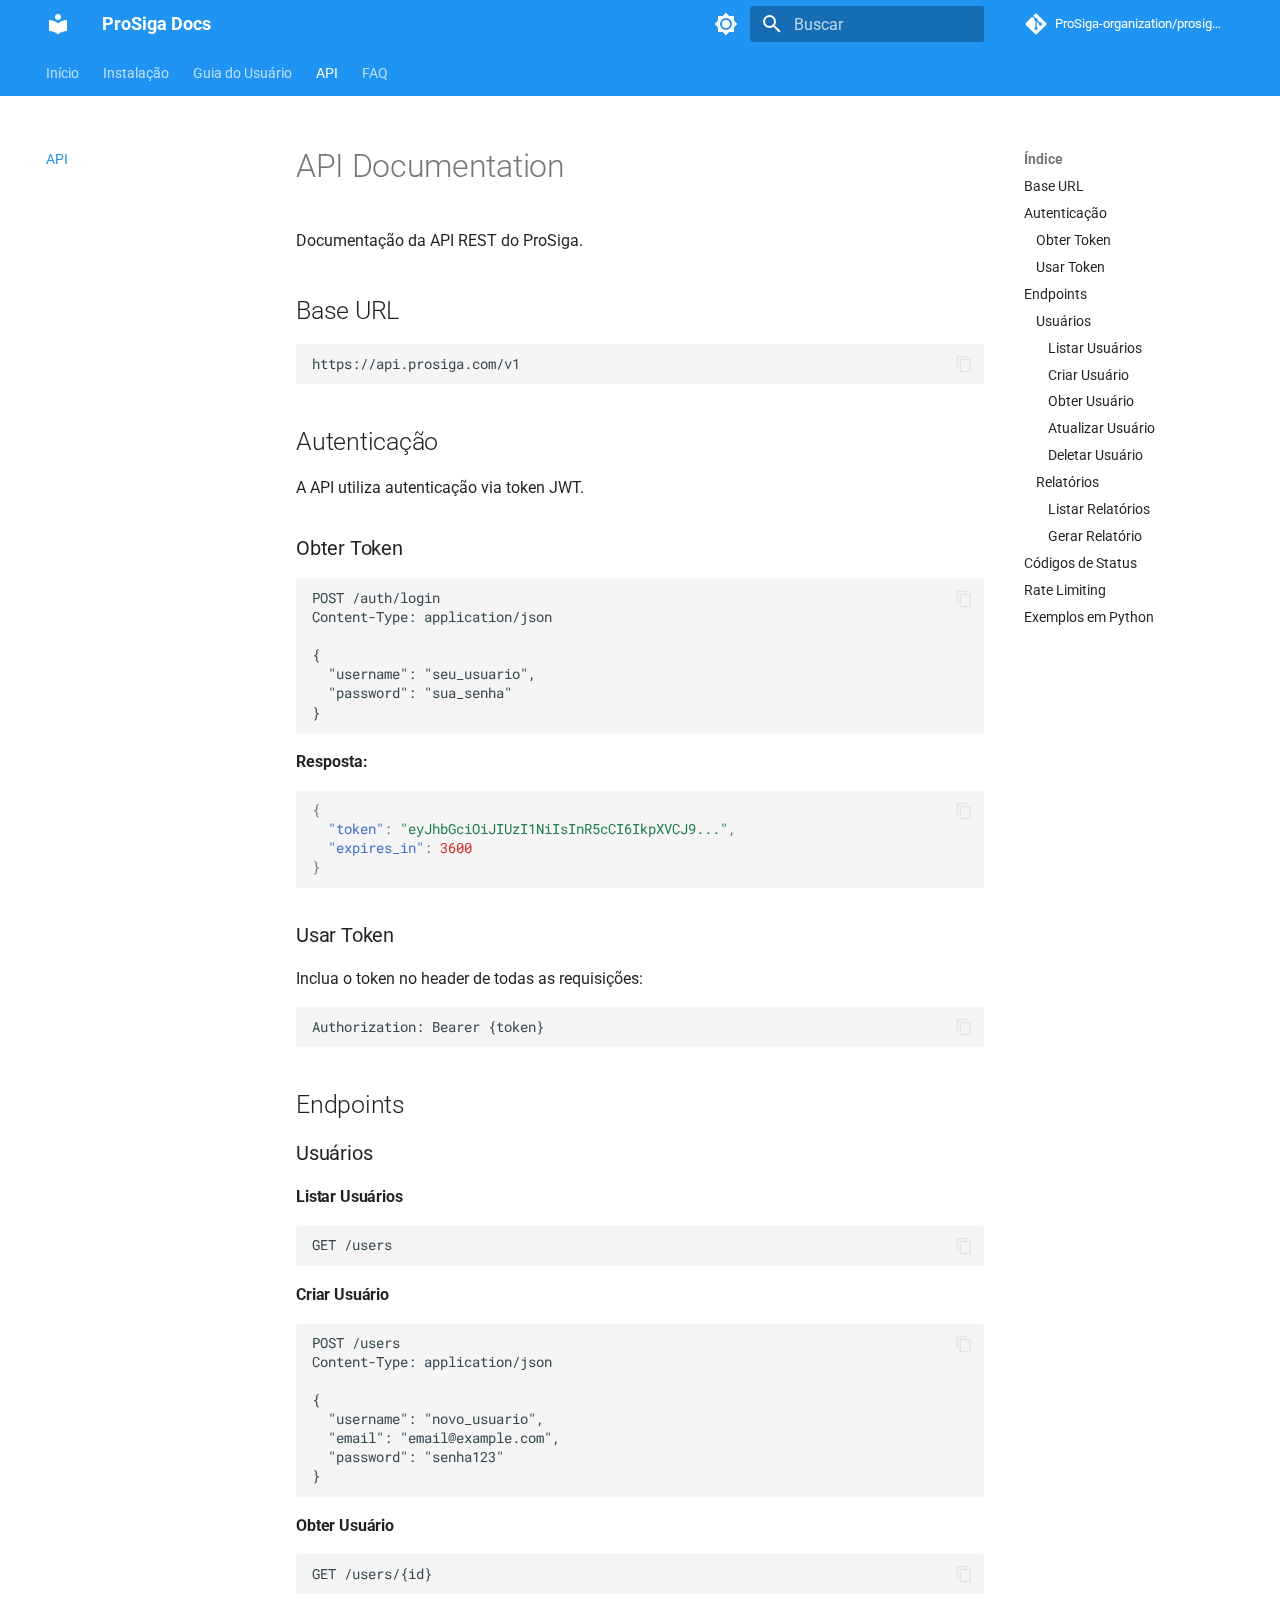
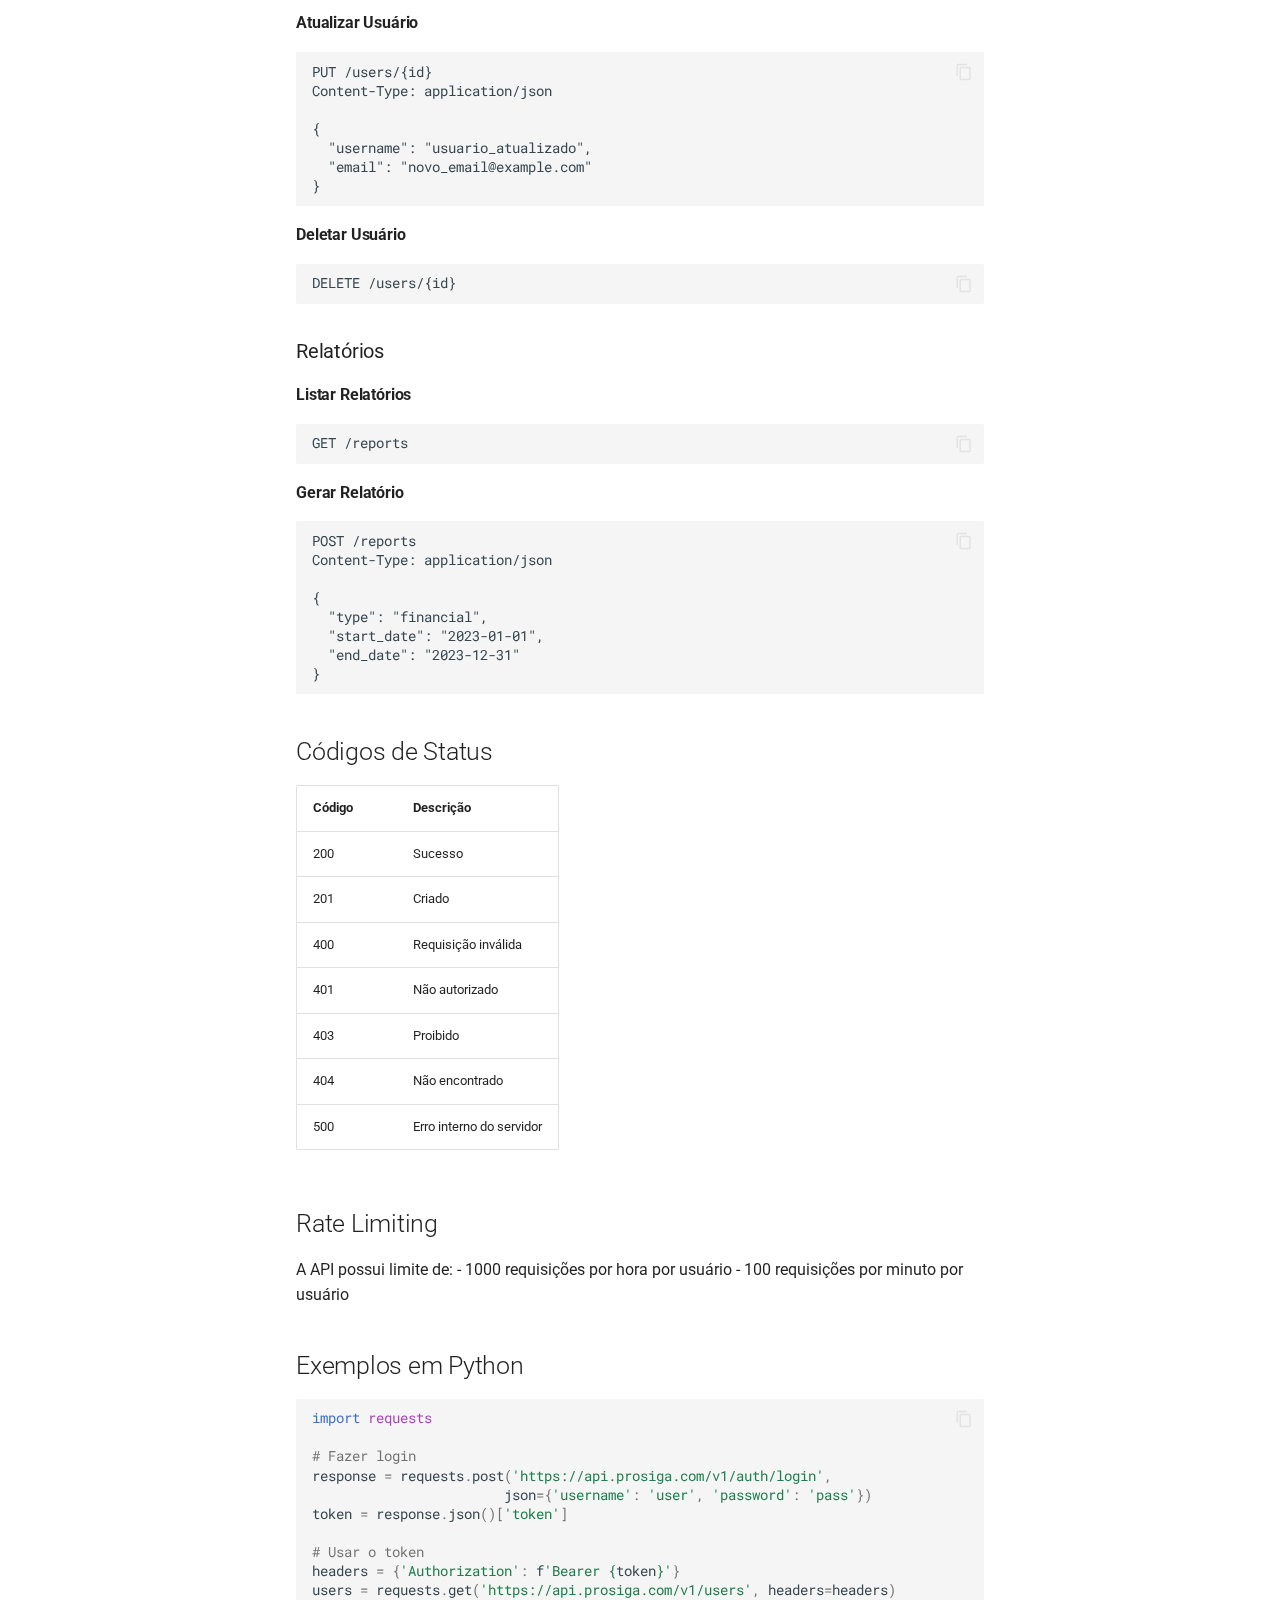
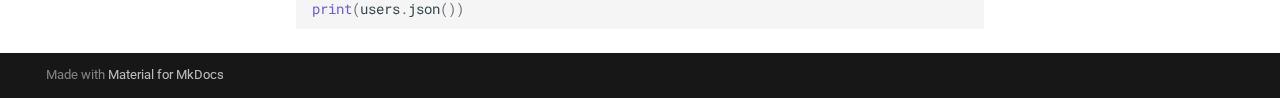
<file: api/index.html>
<!doctype html>
<html lang="pt" class="no-js">
  <head>
    
      <meta charset="utf-8">
      <meta name="viewport" content="width=device-width,initial-scale=1">
      
        <meta name="description" content="Documentação do sistema ProSiga">
      
      
        <meta name="author" content="ProSiga Organization">
      
      
        <link rel="canonical" href="https://prosiga-organization.github.io/prosiga-docs/api/">
      
      
        <link rel="prev" href="../guia-usuario/">
      
      
        <link rel="next" href="../faq/">
      
      
      <link rel="icon" href="../assets/images/favicon.png">
      <meta name="generator" content="mkdocs-1.6.1, mkdocs-material-9.6.20">
    
    
      
        <title>API - ProSiga Docs</title>
      
    
    
      <link rel="stylesheet" href="../assets/stylesheets/main.e53b48f4.min.css">
      
        
        <link rel="stylesheet" href="../assets/stylesheets/palette.06af60db.min.css">
      
      


    
    
      
    
    
      
        
        
        <link rel="preconnect" href="https://fonts.gstatic.com" crossorigin>
        <link rel="stylesheet" href="https://fonts.googleapis.com/css?family=Roboto:300,300i,400,400i,700,700i%7CRoboto+Mono:400,400i,700,700i&display=fallback">
        <style>:root{--md-text-font:"Roboto";--md-code-font:"Roboto Mono"}</style>
      
    
    
    <script>__md_scope=new URL("..",location),__md_hash=e=>[...e].reduce(((e,_)=>(e<<5)-e+_.charCodeAt(0)),0),__md_get=(e,_=localStorage,t=__md_scope)=>JSON.parse(_.getItem(t.pathname+"."+e)),__md_set=(e,_,t=localStorage,a=__md_scope)=>{try{t.setItem(a.pathname+"."+e,JSON.stringify(_))}catch(e){}}</script>
    
      

    
    
    
  </head>
  
  
    
    
      
    
    
    
    
    <body dir="ltr" data-md-color-scheme="default" data-md-color-primary="blue" data-md-color-accent="blue">
  
    
    <input class="md-toggle" data-md-toggle="drawer" type="checkbox" id="__drawer" autocomplete="off">
    <input class="md-toggle" data-md-toggle="search" type="checkbox" id="__search" autocomplete="off">
    <label class="md-overlay" for="__drawer"></label>
    <div data-md-component="skip">
      
        
        <a href="#api-documentation" class="md-skip">
          Pular para conteúdo
        </a>
      
    </div>
    <div data-md-component="announce">
      
    </div>
    
    
      

<header class="md-header" data-md-component="header">
  <nav class="md-header__inner md-grid" aria-label="Cabeçalho">
    <a href=".." title="ProSiga Docs" class="md-header__button md-logo" aria-label="ProSiga Docs" data-md-component="logo">
      
  
  <svg xmlns="http://www.w3.org/2000/svg" viewBox="0 0 24 24"><path d="M12 8a3 3 0 0 0 3-3 3 3 0 0 0-3-3 3 3 0 0 0-3 3 3 3 0 0 0 3 3m0 3.54C9.64 9.35 6.5 8 3 8v11c3.5 0 6.64 1.35 9 3.54 2.36-2.19 5.5-3.54 9-3.54V8c-3.5 0-6.64 1.35-9 3.54"/></svg>

    </a>
    <label class="md-header__button md-icon" for="__drawer">
      
      <svg xmlns="http://www.w3.org/2000/svg" viewBox="0 0 24 24"><path d="M3 6h18v2H3zm0 5h18v2H3zm0 5h18v2H3z"/></svg>
    </label>
    <div class="md-header__title" data-md-component="header-title">
      <div class="md-header__ellipsis">
        <div class="md-header__topic">
          <span class="md-ellipsis">
            ProSiga Docs
          </span>
        </div>
        <div class="md-header__topic" data-md-component="header-topic">
          <span class="md-ellipsis">
            
              API
            
          </span>
        </div>
      </div>
    </div>
    
      
        <form class="md-header__option" data-md-component="palette">
  
    
    
    
    <input class="md-option" data-md-color-media="" data-md-color-scheme="default" data-md-color-primary="blue" data-md-color-accent="blue"  aria-label="Mudar para modo escuro"  type="radio" name="__palette" id="__palette_0">
    
      <label class="md-header__button md-icon" title="Mudar para modo escuro" for="__palette_1" hidden>
        <svg xmlns="http://www.w3.org/2000/svg" viewBox="0 0 24 24"><path d="M12 8a4 4 0 0 0-4 4 4 4 0 0 0 4 4 4 4 0 0 0 4-4 4 4 0 0 0-4-4m0 10a6 6 0 0 1-6-6 6 6 0 0 1 6-6 6 6 0 0 1 6 6 6 6 0 0 1-6 6m8-9.31V4h-4.69L12 .69 8.69 4H4v4.69L.69 12 4 15.31V20h4.69L12 23.31 15.31 20H20v-4.69L23.31 12z"/></svg>
      </label>
    
  
    
    
    
    <input class="md-option" data-md-color-media="" data-md-color-scheme="slate" data-md-color-primary="blue" data-md-color-accent="blue"  aria-label="Mudar para modo claro"  type="radio" name="__palette" id="__palette_1">
    
      <label class="md-header__button md-icon" title="Mudar para modo claro" for="__palette_0" hidden>
        <svg xmlns="http://www.w3.org/2000/svg" viewBox="0 0 24 24"><path d="M12 18c-.89 0-1.74-.2-2.5-.55C11.56 16.5 13 14.42 13 12s-1.44-4.5-3.5-5.45C10.26 6.2 11.11 6 12 6a6 6 0 0 1 6 6 6 6 0 0 1-6 6m8-9.31V4h-4.69L12 .69 8.69 4H4v4.69L.69 12 4 15.31V20h4.69L12 23.31 15.31 20H20v-4.69L23.31 12z"/></svg>
      </label>
    
  
</form>
      
    
    
      <script>var palette=__md_get("__palette");if(palette&&palette.color){if("(prefers-color-scheme)"===palette.color.media){var media=matchMedia("(prefers-color-scheme: light)"),input=document.querySelector(media.matches?"[data-md-color-media='(prefers-color-scheme: light)']":"[data-md-color-media='(prefers-color-scheme: dark)']");palette.color.media=input.getAttribute("data-md-color-media"),palette.color.scheme=input.getAttribute("data-md-color-scheme"),palette.color.primary=input.getAttribute("data-md-color-primary"),palette.color.accent=input.getAttribute("data-md-color-accent")}for(var[key,value]of Object.entries(palette.color))document.body.setAttribute("data-md-color-"+key,value)}</script>
    
    
    
      
      
        <label class="md-header__button md-icon" for="__search">
          
          <svg xmlns="http://www.w3.org/2000/svg" viewBox="0 0 24 24"><path d="M9.5 3A6.5 6.5 0 0 1 16 9.5c0 1.61-.59 3.09-1.56 4.23l.27.27h.79l5 5-1.5 1.5-5-5v-.79l-.27-.27A6.52 6.52 0 0 1 9.5 16 6.5 6.5 0 0 1 3 9.5 6.5 6.5 0 0 1 9.5 3m0 2C7 5 5 7 5 9.5S7 14 9.5 14 14 12 14 9.5 12 5 9.5 5"/></svg>
        </label>
        <div class="md-search" data-md-component="search" role="dialog">
  <label class="md-search__overlay" for="__search"></label>
  <div class="md-search__inner" role="search">
    <form class="md-search__form" name="search">
      <input type="text" class="md-search__input" name="query" aria-label="Buscar" placeholder="Buscar" autocapitalize="off" autocorrect="off" autocomplete="off" spellcheck="false" data-md-component="search-query" required>
      <label class="md-search__icon md-icon" for="__search">
        
        <svg xmlns="http://www.w3.org/2000/svg" viewBox="0 0 24 24"><path d="M9.5 3A6.5 6.5 0 0 1 16 9.5c0 1.61-.59 3.09-1.56 4.23l.27.27h.79l5 5-1.5 1.5-5-5v-.79l-.27-.27A6.52 6.52 0 0 1 9.5 16 6.5 6.5 0 0 1 3 9.5 6.5 6.5 0 0 1 9.5 3m0 2C7 5 5 7 5 9.5S7 14 9.5 14 14 12 14 9.5 12 5 9.5 5"/></svg>
        
        <svg xmlns="http://www.w3.org/2000/svg" viewBox="0 0 24 24"><path d="M20 11v2H8l5.5 5.5-1.42 1.42L4.16 12l7.92-7.92L13.5 5.5 8 11z"/></svg>
      </label>
      <nav class="md-search__options" aria-label="Pesquisar">
        
        <button type="reset" class="md-search__icon md-icon" title="Limpar" aria-label="Limpar" tabindex="-1">
          
          <svg xmlns="http://www.w3.org/2000/svg" viewBox="0 0 24 24"><path d="M19 6.41 17.59 5 12 10.59 6.41 5 5 6.41 10.59 12 5 17.59 6.41 19 12 13.41 17.59 19 19 17.59 13.41 12z"/></svg>
        </button>
      </nav>
      
    </form>
    <div class="md-search__output">
      <div class="md-search__scrollwrap" tabindex="0" data-md-scrollfix>
        <div class="md-search-result" data-md-component="search-result">
          <div class="md-search-result__meta">
            Inicializando busca
          </div>
          <ol class="md-search-result__list" role="presentation"></ol>
        </div>
      </div>
    </div>
  </div>
</div>
      
    
    
      <div class="md-header__source">
        <a href="https://github.com/ProSiga-organization/prosiga-docs" title="Ir para repositório" class="md-source" data-md-component="source">
  <div class="md-source__icon md-icon">
    
    <svg xmlns="http://www.w3.org/2000/svg" viewBox="0 0 448 512"><!--! Font Awesome Free 7.0.0 by @fontawesome - https://fontawesome.com License - https://fontawesome.com/license/free (Icons: CC BY 4.0, Fonts: SIL OFL 1.1, Code: MIT License) Copyright 2025 Fonticons, Inc.--><path d="M439.6 236.1 244 40.5c-5.4-5.5-12.8-8.5-20.4-8.5s-15 3-20.4 8.4L162.5 81l51.5 51.5c27.1-9.1 52.7 16.8 43.4 43.7l49.7 49.7c34.2-11.8 61.2 31 35.5 56.7-26.5 26.5-70.2-2.9-56-37.3L240.3 199v121.9c25.3 12.5 22.3 41.8 9.1 55-6.4 6.4-15.2 10.1-24.3 10.1s-17.8-3.6-24.3-10.1c-17.6-17.6-11.1-46.9 11.2-56v-123c-20.8-8.5-24.6-30.7-18.6-45L142.6 101 8.5 235.1C3 240.6 0 247.9 0 255.5s3 15 8.5 20.4l195.6 195.7c5.4 5.4 12.7 8.4 20.4 8.4s15-3 20.4-8.4l194.7-194.7c5.4-5.4 8.4-12.8 8.4-20.4s-3-15-8.4-20.4"/></svg>
  </div>
  <div class="md-source__repository">
    ProSiga-organization/prosiga-docs
  </div>
</a>
      </div>
    
  </nav>
  
</header>
    
    <div class="md-container" data-md-component="container">
      
      
        
          
            
<nav class="md-tabs" aria-label="Abas" data-md-component="tabs">
  <div class="md-grid">
    <ul class="md-tabs__list">
      
        
  
  
  
  
    <li class="md-tabs__item">
      <a href=".." class="md-tabs__link">
        
  
  
    
  
  Início

      </a>
    </li>
  

      
        
  
  
  
  
    <li class="md-tabs__item">
      <a href="../instalacao/" class="md-tabs__link">
        
  
  
    
  
  Instalação

      </a>
    </li>
  

      
        
  
  
  
  
    <li class="md-tabs__item">
      <a href="../guia-usuario/" class="md-tabs__link">
        
  
  
    
  
  Guia do Usuário

      </a>
    </li>
  

      
        
  
  
  
    
  
  
    <li class="md-tabs__item md-tabs__item--active">
      <a href="./" class="md-tabs__link">
        
  
  
    
  
  API

      </a>
    </li>
  

      
        
  
  
  
  
    <li class="md-tabs__item">
      <a href="../faq/" class="md-tabs__link">
        
  
  
    
  
  FAQ

      </a>
    </li>
  

      
    </ul>
  </div>
</nav>
          
        
      
      <main class="md-main" data-md-component="main">
        <div class="md-main__inner md-grid">
          
            
              
              <div class="md-sidebar md-sidebar--primary" data-md-component="sidebar" data-md-type="navigation" >
                <div class="md-sidebar__scrollwrap">
                  <div class="md-sidebar__inner">
                    


  


<nav class="md-nav md-nav--primary md-nav--lifted" aria-label="Navegação" data-md-level="0">
  <label class="md-nav__title" for="__drawer">
    <a href=".." title="ProSiga Docs" class="md-nav__button md-logo" aria-label="ProSiga Docs" data-md-component="logo">
      
  
  <svg xmlns="http://www.w3.org/2000/svg" viewBox="0 0 24 24"><path d="M12 8a3 3 0 0 0 3-3 3 3 0 0 0-3-3 3 3 0 0 0-3 3 3 3 0 0 0 3 3m0 3.54C9.64 9.35 6.5 8 3 8v11c3.5 0 6.64 1.35 9 3.54 2.36-2.19 5.5-3.54 9-3.54V8c-3.5 0-6.64 1.35-9 3.54"/></svg>

    </a>
    ProSiga Docs
  </label>
  
    <div class="md-nav__source">
      <a href="https://github.com/ProSiga-organization/prosiga-docs" title="Ir para repositório" class="md-source" data-md-component="source">
  <div class="md-source__icon md-icon">
    
    <svg xmlns="http://www.w3.org/2000/svg" viewBox="0 0 448 512"><!--! Font Awesome Free 7.0.0 by @fontawesome - https://fontawesome.com License - https://fontawesome.com/license/free (Icons: CC BY 4.0, Fonts: SIL OFL 1.1, Code: MIT License) Copyright 2025 Fonticons, Inc.--><path d="M439.6 236.1 244 40.5c-5.4-5.5-12.8-8.5-20.4-8.5s-15 3-20.4 8.4L162.5 81l51.5 51.5c27.1-9.1 52.7 16.8 43.4 43.7l49.7 49.7c34.2-11.8 61.2 31 35.5 56.7-26.5 26.5-70.2-2.9-56-37.3L240.3 199v121.9c25.3 12.5 22.3 41.8 9.1 55-6.4 6.4-15.2 10.1-24.3 10.1s-17.8-3.6-24.3-10.1c-17.6-17.6-11.1-46.9 11.2-56v-123c-20.8-8.5-24.6-30.7-18.6-45L142.6 101 8.5 235.1C3 240.6 0 247.9 0 255.5s3 15 8.5 20.4l195.6 195.7c5.4 5.4 12.7 8.4 20.4 8.4s15-3 20.4-8.4l194.7-194.7c5.4-5.4 8.4-12.8 8.4-20.4s-3-15-8.4-20.4"/></svg>
  </div>
  <div class="md-source__repository">
    ProSiga-organization/prosiga-docs
  </div>
</a>
    </div>
  
  <ul class="md-nav__list" data-md-scrollfix>
    
      
      
  
  
  
  
    <li class="md-nav__item">
      <a href=".." class="md-nav__link">
        
  
  
  <span class="md-ellipsis">
    Início
    
  </span>
  

      </a>
    </li>
  

    
      
      
  
  
  
  
    <li class="md-nav__item">
      <a href="../instalacao/" class="md-nav__link">
        
  
  
  <span class="md-ellipsis">
    Instalação
    
  </span>
  

      </a>
    </li>
  

    
      
      
  
  
  
  
    <li class="md-nav__item">
      <a href="../guia-usuario/" class="md-nav__link">
        
  
  
  <span class="md-ellipsis">
    Guia do Usuário
    
  </span>
  

      </a>
    </li>
  

    
      
      
  
  
    
  
  
  
    <li class="md-nav__item md-nav__item--active">
      
      <input class="md-nav__toggle md-toggle" type="checkbox" id="__toc">
      
      
        
      
      
        <label class="md-nav__link md-nav__link--active" for="__toc">
          
  
  
  <span class="md-ellipsis">
    API
    
  </span>
  

          <span class="md-nav__icon md-icon"></span>
        </label>
      
      <a href="./" class="md-nav__link md-nav__link--active">
        
  
  
  <span class="md-ellipsis">
    API
    
  </span>
  

      </a>
      
        

<nav class="md-nav md-nav--secondary" aria-label="Índice">
  
  
  
    
  
  
    <label class="md-nav__title" for="__toc">
      <span class="md-nav__icon md-icon"></span>
      Índice
    </label>
    <ul class="md-nav__list" data-md-component="toc" data-md-scrollfix>
      
        <li class="md-nav__item">
  <a href="#base-url" class="md-nav__link">
    <span class="md-ellipsis">
      Base URL
    </span>
  </a>
  
</li>
      
        <li class="md-nav__item">
  <a href="#autenticacao" class="md-nav__link">
    <span class="md-ellipsis">
      Autenticação
    </span>
  </a>
  
    <nav class="md-nav" aria-label="Autenticação">
      <ul class="md-nav__list">
        
          <li class="md-nav__item">
  <a href="#obter-token" class="md-nav__link">
    <span class="md-ellipsis">
      Obter Token
    </span>
  </a>
  
</li>
        
          <li class="md-nav__item">
  <a href="#usar-token" class="md-nav__link">
    <span class="md-ellipsis">
      Usar Token
    </span>
  </a>
  
</li>
        
      </ul>
    </nav>
  
</li>
      
        <li class="md-nav__item">
  <a href="#endpoints" class="md-nav__link">
    <span class="md-ellipsis">
      Endpoints
    </span>
  </a>
  
    <nav class="md-nav" aria-label="Endpoints">
      <ul class="md-nav__list">
        
          <li class="md-nav__item">
  <a href="#usuarios" class="md-nav__link">
    <span class="md-ellipsis">
      Usuários
    </span>
  </a>
  
    <nav class="md-nav" aria-label="Usuários">
      <ul class="md-nav__list">
        
          <li class="md-nav__item">
  <a href="#listar-usuarios" class="md-nav__link">
    <span class="md-ellipsis">
      Listar Usuários
    </span>
  </a>
  
</li>
        
          <li class="md-nav__item">
  <a href="#criar-usuario" class="md-nav__link">
    <span class="md-ellipsis">
      Criar Usuário
    </span>
  </a>
  
</li>
        
          <li class="md-nav__item">
  <a href="#obter-usuario" class="md-nav__link">
    <span class="md-ellipsis">
      Obter Usuário
    </span>
  </a>
  
</li>
        
          <li class="md-nav__item">
  <a href="#atualizar-usuario" class="md-nav__link">
    <span class="md-ellipsis">
      Atualizar Usuário
    </span>
  </a>
  
</li>
        
          <li class="md-nav__item">
  <a href="#deletar-usuario" class="md-nav__link">
    <span class="md-ellipsis">
      Deletar Usuário
    </span>
  </a>
  
</li>
        
      </ul>
    </nav>
  
</li>
        
          <li class="md-nav__item">
  <a href="#relatorios" class="md-nav__link">
    <span class="md-ellipsis">
      Relatórios
    </span>
  </a>
  
    <nav class="md-nav" aria-label="Relatórios">
      <ul class="md-nav__list">
        
          <li class="md-nav__item">
  <a href="#listar-relatorios" class="md-nav__link">
    <span class="md-ellipsis">
      Listar Relatórios
    </span>
  </a>
  
</li>
        
          <li class="md-nav__item">
  <a href="#gerar-relatorio" class="md-nav__link">
    <span class="md-ellipsis">
      Gerar Relatório
    </span>
  </a>
  
</li>
        
      </ul>
    </nav>
  
</li>
        
      </ul>
    </nav>
  
</li>
      
        <li class="md-nav__item">
  <a href="#codigos-de-status" class="md-nav__link">
    <span class="md-ellipsis">
      Códigos de Status
    </span>
  </a>
  
</li>
      
        <li class="md-nav__item">
  <a href="#rate-limiting" class="md-nav__link">
    <span class="md-ellipsis">
      Rate Limiting
    </span>
  </a>
  
</li>
      
        <li class="md-nav__item">
  <a href="#exemplos-em-python" class="md-nav__link">
    <span class="md-ellipsis">
      Exemplos em Python
    </span>
  </a>
  
</li>
      
    </ul>
  
</nav>
      
    </li>
  

    
      
      
  
  
  
  
    <li class="md-nav__item">
      <a href="../faq/" class="md-nav__link">
        
  
  
  <span class="md-ellipsis">
    FAQ
    
  </span>
  

      </a>
    </li>
  

    
  </ul>
</nav>
                  </div>
                </div>
              </div>
            
            
              
              <div class="md-sidebar md-sidebar--secondary" data-md-component="sidebar" data-md-type="toc" >
                <div class="md-sidebar__scrollwrap">
                  <div class="md-sidebar__inner">
                    

<nav class="md-nav md-nav--secondary" aria-label="Índice">
  
  
  
    
  
  
    <label class="md-nav__title" for="__toc">
      <span class="md-nav__icon md-icon"></span>
      Índice
    </label>
    <ul class="md-nav__list" data-md-component="toc" data-md-scrollfix>
      
        <li class="md-nav__item">
  <a href="#base-url" class="md-nav__link">
    <span class="md-ellipsis">
      Base URL
    </span>
  </a>
  
</li>
      
        <li class="md-nav__item">
  <a href="#autenticacao" class="md-nav__link">
    <span class="md-ellipsis">
      Autenticação
    </span>
  </a>
  
    <nav class="md-nav" aria-label="Autenticação">
      <ul class="md-nav__list">
        
          <li class="md-nav__item">
  <a href="#obter-token" class="md-nav__link">
    <span class="md-ellipsis">
      Obter Token
    </span>
  </a>
  
</li>
        
          <li class="md-nav__item">
  <a href="#usar-token" class="md-nav__link">
    <span class="md-ellipsis">
      Usar Token
    </span>
  </a>
  
</li>
        
      </ul>
    </nav>
  
</li>
      
        <li class="md-nav__item">
  <a href="#endpoints" class="md-nav__link">
    <span class="md-ellipsis">
      Endpoints
    </span>
  </a>
  
    <nav class="md-nav" aria-label="Endpoints">
      <ul class="md-nav__list">
        
          <li class="md-nav__item">
  <a href="#usuarios" class="md-nav__link">
    <span class="md-ellipsis">
      Usuários
    </span>
  </a>
  
    <nav class="md-nav" aria-label="Usuários">
      <ul class="md-nav__list">
        
          <li class="md-nav__item">
  <a href="#listar-usuarios" class="md-nav__link">
    <span class="md-ellipsis">
      Listar Usuários
    </span>
  </a>
  
</li>
        
          <li class="md-nav__item">
  <a href="#criar-usuario" class="md-nav__link">
    <span class="md-ellipsis">
      Criar Usuário
    </span>
  </a>
  
</li>
        
          <li class="md-nav__item">
  <a href="#obter-usuario" class="md-nav__link">
    <span class="md-ellipsis">
      Obter Usuário
    </span>
  </a>
  
</li>
        
          <li class="md-nav__item">
  <a href="#atualizar-usuario" class="md-nav__link">
    <span class="md-ellipsis">
      Atualizar Usuário
    </span>
  </a>
  
</li>
        
          <li class="md-nav__item">
  <a href="#deletar-usuario" class="md-nav__link">
    <span class="md-ellipsis">
      Deletar Usuário
    </span>
  </a>
  
</li>
        
      </ul>
    </nav>
  
</li>
        
          <li class="md-nav__item">
  <a href="#relatorios" class="md-nav__link">
    <span class="md-ellipsis">
      Relatórios
    </span>
  </a>
  
    <nav class="md-nav" aria-label="Relatórios">
      <ul class="md-nav__list">
        
          <li class="md-nav__item">
  <a href="#listar-relatorios" class="md-nav__link">
    <span class="md-ellipsis">
      Listar Relatórios
    </span>
  </a>
  
</li>
        
          <li class="md-nav__item">
  <a href="#gerar-relatorio" class="md-nav__link">
    <span class="md-ellipsis">
      Gerar Relatório
    </span>
  </a>
  
</li>
        
      </ul>
    </nav>
  
</li>
        
      </ul>
    </nav>
  
</li>
      
        <li class="md-nav__item">
  <a href="#codigos-de-status" class="md-nav__link">
    <span class="md-ellipsis">
      Códigos de Status
    </span>
  </a>
  
</li>
      
        <li class="md-nav__item">
  <a href="#rate-limiting" class="md-nav__link">
    <span class="md-ellipsis">
      Rate Limiting
    </span>
  </a>
  
</li>
      
        <li class="md-nav__item">
  <a href="#exemplos-em-python" class="md-nav__link">
    <span class="md-ellipsis">
      Exemplos em Python
    </span>
  </a>
  
</li>
      
    </ul>
  
</nav>
                  </div>
                </div>
              </div>
            
          
          
            <div class="md-content" data-md-component="content">
              <article class="md-content__inner md-typeset">
                
                  


  
  


<h1 id="api-documentation">API Documentation<a class="headerlink" href="#api-documentation" title="Permanent link">&para;</a></h1>
<p>Documentação da API REST do ProSiga.</p>
<h2 id="base-url">Base URL<a class="headerlink" href="#base-url" title="Permanent link">&para;</a></h2>
<div class="highlight"><pre><span></span><code><a id="__codelineno-0-1" name="__codelineno-0-1" href="#__codelineno-0-1"></a>https://api.prosiga.com/v1
</code></pre></div>
<h2 id="autenticacao">Autenticação<a class="headerlink" href="#autenticacao" title="Permanent link">&para;</a></h2>
<p>A API utiliza autenticação via token JWT.</p>
<h3 id="obter-token">Obter Token<a class="headerlink" href="#obter-token" title="Permanent link">&para;</a></h3>
<div class="highlight"><pre><span></span><code><a id="__codelineno-1-1" name="__codelineno-1-1" href="#__codelineno-1-1"></a><span class="err">POST /auth/login</span>
<a id="__codelineno-1-2" name="__codelineno-1-2" href="#__codelineno-1-2"></a><span class="err">Content-Type: application/json</span>
<a id="__codelineno-1-3" name="__codelineno-1-3" href="#__codelineno-1-3"></a>
<a id="__codelineno-1-4" name="__codelineno-1-4" href="#__codelineno-1-4"></a><span class="err">{</span>
<a id="__codelineno-1-5" name="__codelineno-1-5" href="#__codelineno-1-5"></a><span class="err">  &quot;username&quot;: &quot;seu_usuario&quot;,</span>
<a id="__codelineno-1-6" name="__codelineno-1-6" href="#__codelineno-1-6"></a><span class="err">  &quot;password&quot;: &quot;sua_senha&quot;</span>
<a id="__codelineno-1-7" name="__codelineno-1-7" href="#__codelineno-1-7"></a><span class="err">}</span>
</code></pre></div>
<p><strong>Resposta:</strong>
<div class="highlight"><pre><span></span><code><a id="__codelineno-2-1" name="__codelineno-2-1" href="#__codelineno-2-1"></a><span class="p">{</span>
<a id="__codelineno-2-2" name="__codelineno-2-2" href="#__codelineno-2-2"></a><span class="w">  </span><span class="nt">&quot;token&quot;</span><span class="p">:</span><span class="w"> </span><span class="s2">&quot;eyJhbGciOiJIUzI1NiIsInR5cCI6IkpXVCJ9...&quot;</span><span class="p">,</span>
<a id="__codelineno-2-3" name="__codelineno-2-3" href="#__codelineno-2-3"></a><span class="w">  </span><span class="nt">&quot;expires_in&quot;</span><span class="p">:</span><span class="w"> </span><span class="mi">3600</span>
<a id="__codelineno-2-4" name="__codelineno-2-4" href="#__codelineno-2-4"></a><span class="p">}</span>
</code></pre></div></p>
<h3 id="usar-token">Usar Token<a class="headerlink" href="#usar-token" title="Permanent link">&para;</a></h3>
<p>Inclua o token no header de todas as requisições:</p>
<div class="highlight"><pre><span></span><code><a id="__codelineno-3-1" name="__codelineno-3-1" href="#__codelineno-3-1"></a><span class="err">Authorization: Bearer {token}</span>
</code></pre></div>
<h2 id="endpoints">Endpoints<a class="headerlink" href="#endpoints" title="Permanent link">&para;</a></h2>
<h3 id="usuarios">Usuários<a class="headerlink" href="#usuarios" title="Permanent link">&para;</a></h3>
<h4 id="listar-usuarios">Listar Usuários<a class="headerlink" href="#listar-usuarios" title="Permanent link">&para;</a></h4>
<div class="highlight"><pre><span></span><code><a id="__codelineno-4-1" name="__codelineno-4-1" href="#__codelineno-4-1"></a><span class="err">GET /users</span>
</code></pre></div>
<h4 id="criar-usuario">Criar Usuário<a class="headerlink" href="#criar-usuario" title="Permanent link">&para;</a></h4>
<div class="highlight"><pre><span></span><code><a id="__codelineno-5-1" name="__codelineno-5-1" href="#__codelineno-5-1"></a><span class="err">POST /users</span>
<a id="__codelineno-5-2" name="__codelineno-5-2" href="#__codelineno-5-2"></a><span class="err">Content-Type: application/json</span>
<a id="__codelineno-5-3" name="__codelineno-5-3" href="#__codelineno-5-3"></a>
<a id="__codelineno-5-4" name="__codelineno-5-4" href="#__codelineno-5-4"></a><span class="err">{</span>
<a id="__codelineno-5-5" name="__codelineno-5-5" href="#__codelineno-5-5"></a><span class="err">  &quot;username&quot;: &quot;novo_usuario&quot;,</span>
<a id="__codelineno-5-6" name="__codelineno-5-6" href="#__codelineno-5-6"></a><span class="err">  &quot;email&quot;: &quot;email@example.com&quot;,</span>
<a id="__codelineno-5-7" name="__codelineno-5-7" href="#__codelineno-5-7"></a><span class="err">  &quot;password&quot;: &quot;senha123&quot;</span>
<a id="__codelineno-5-8" name="__codelineno-5-8" href="#__codelineno-5-8"></a><span class="err">}</span>
</code></pre></div>
<h4 id="obter-usuario">Obter Usuário<a class="headerlink" href="#obter-usuario" title="Permanent link">&para;</a></h4>
<div class="highlight"><pre><span></span><code><a id="__codelineno-6-1" name="__codelineno-6-1" href="#__codelineno-6-1"></a><span class="err">GET /users/{id}</span>
</code></pre></div>
<h4 id="atualizar-usuario">Atualizar Usuário<a class="headerlink" href="#atualizar-usuario" title="Permanent link">&para;</a></h4>
<div class="highlight"><pre><span></span><code><a id="__codelineno-7-1" name="__codelineno-7-1" href="#__codelineno-7-1"></a><span class="err">PUT /users/{id}</span>
<a id="__codelineno-7-2" name="__codelineno-7-2" href="#__codelineno-7-2"></a><span class="err">Content-Type: application/json</span>
<a id="__codelineno-7-3" name="__codelineno-7-3" href="#__codelineno-7-3"></a>
<a id="__codelineno-7-4" name="__codelineno-7-4" href="#__codelineno-7-4"></a><span class="err">{</span>
<a id="__codelineno-7-5" name="__codelineno-7-5" href="#__codelineno-7-5"></a><span class="err">  &quot;username&quot;: &quot;usuario_atualizado&quot;,</span>
<a id="__codelineno-7-6" name="__codelineno-7-6" href="#__codelineno-7-6"></a><span class="err">  &quot;email&quot;: &quot;novo_email@example.com&quot;</span>
<a id="__codelineno-7-7" name="__codelineno-7-7" href="#__codelineno-7-7"></a><span class="err">}</span>
</code></pre></div>
<h4 id="deletar-usuario">Deletar Usuário<a class="headerlink" href="#deletar-usuario" title="Permanent link">&para;</a></h4>
<div class="highlight"><pre><span></span><code><a id="__codelineno-8-1" name="__codelineno-8-1" href="#__codelineno-8-1"></a><span class="err">DELETE /users/{id}</span>
</code></pre></div>
<h3 id="relatorios">Relatórios<a class="headerlink" href="#relatorios" title="Permanent link">&para;</a></h3>
<h4 id="listar-relatorios">Listar Relatórios<a class="headerlink" href="#listar-relatorios" title="Permanent link">&para;</a></h4>
<div class="highlight"><pre><span></span><code><a id="__codelineno-9-1" name="__codelineno-9-1" href="#__codelineno-9-1"></a><span class="err">GET /reports</span>
</code></pre></div>
<h4 id="gerar-relatorio">Gerar Relatório<a class="headerlink" href="#gerar-relatorio" title="Permanent link">&para;</a></h4>
<div class="highlight"><pre><span></span><code><a id="__codelineno-10-1" name="__codelineno-10-1" href="#__codelineno-10-1"></a><span class="err">POST /reports</span>
<a id="__codelineno-10-2" name="__codelineno-10-2" href="#__codelineno-10-2"></a><span class="err">Content-Type: application/json</span>
<a id="__codelineno-10-3" name="__codelineno-10-3" href="#__codelineno-10-3"></a>
<a id="__codelineno-10-4" name="__codelineno-10-4" href="#__codelineno-10-4"></a><span class="err">{</span>
<a id="__codelineno-10-5" name="__codelineno-10-5" href="#__codelineno-10-5"></a><span class="err">  &quot;type&quot;: &quot;financial&quot;,</span>
<a id="__codelineno-10-6" name="__codelineno-10-6" href="#__codelineno-10-6"></a><span class="err">  &quot;start_date&quot;: &quot;2023-01-01&quot;,</span>
<a id="__codelineno-10-7" name="__codelineno-10-7" href="#__codelineno-10-7"></a><span class="err">  &quot;end_date&quot;: &quot;2023-12-31&quot;</span>
<a id="__codelineno-10-8" name="__codelineno-10-8" href="#__codelineno-10-8"></a><span class="err">}</span>
</code></pre></div>
<h2 id="codigos-de-status">Códigos de Status<a class="headerlink" href="#codigos-de-status" title="Permanent link">&para;</a></h2>
<table>
<thead>
<tr>
<th>Código</th>
<th>Descrição</th>
</tr>
</thead>
<tbody>
<tr>
<td>200</td>
<td>Sucesso</td>
</tr>
<tr>
<td>201</td>
<td>Criado</td>
</tr>
<tr>
<td>400</td>
<td>Requisição inválida</td>
</tr>
<tr>
<td>401</td>
<td>Não autorizado</td>
</tr>
<tr>
<td>403</td>
<td>Proibido</td>
</tr>
<tr>
<td>404</td>
<td>Não encontrado</td>
</tr>
<tr>
<td>500</td>
<td>Erro interno do servidor</td>
</tr>
</tbody>
</table>
<h2 id="rate-limiting">Rate Limiting<a class="headerlink" href="#rate-limiting" title="Permanent link">&para;</a></h2>
<p>A API possui limite de:
- 1000 requisições por hora por usuário
- 100 requisições por minuto por usuário</p>
<h2 id="exemplos-em-python">Exemplos em Python<a class="headerlink" href="#exemplos-em-python" title="Permanent link">&para;</a></h2>
<div class="highlight"><pre><span></span><code><a id="__codelineno-11-1" name="__codelineno-11-1" href="#__codelineno-11-1"></a><span class="kn">import</span> <span class="nn">requests</span>
<a id="__codelineno-11-2" name="__codelineno-11-2" href="#__codelineno-11-2"></a>
<a id="__codelineno-11-3" name="__codelineno-11-3" href="#__codelineno-11-3"></a><span class="c1"># Fazer login</span>
<a id="__codelineno-11-4" name="__codelineno-11-4" href="#__codelineno-11-4"></a><span class="n">response</span> <span class="o">=</span> <span class="n">requests</span><span class="o">.</span><span class="n">post</span><span class="p">(</span><span class="s1">&#39;https://api.prosiga.com/v1/auth/login&#39;</span><span class="p">,</span> 
<a id="__codelineno-11-5" name="__codelineno-11-5" href="#__codelineno-11-5"></a>                        <span class="n">json</span><span class="o">=</span><span class="p">{</span><span class="s1">&#39;username&#39;</span><span class="p">:</span> <span class="s1">&#39;user&#39;</span><span class="p">,</span> <span class="s1">&#39;password&#39;</span><span class="p">:</span> <span class="s1">&#39;pass&#39;</span><span class="p">})</span>
<a id="__codelineno-11-6" name="__codelineno-11-6" href="#__codelineno-11-6"></a><span class="n">token</span> <span class="o">=</span> <span class="n">response</span><span class="o">.</span><span class="n">json</span><span class="p">()[</span><span class="s1">&#39;token&#39;</span><span class="p">]</span>
<a id="__codelineno-11-7" name="__codelineno-11-7" href="#__codelineno-11-7"></a>
<a id="__codelineno-11-8" name="__codelineno-11-8" href="#__codelineno-11-8"></a><span class="c1"># Usar o token</span>
<a id="__codelineno-11-9" name="__codelineno-11-9" href="#__codelineno-11-9"></a><span class="n">headers</span> <span class="o">=</span> <span class="p">{</span><span class="s1">&#39;Authorization&#39;</span><span class="p">:</span> <span class="sa">f</span><span class="s1">&#39;Bearer </span><span class="si">{</span><span class="n">token</span><span class="si">}</span><span class="s1">&#39;</span><span class="p">}</span>
<a id="__codelineno-11-10" name="__codelineno-11-10" href="#__codelineno-11-10"></a><span class="n">users</span> <span class="o">=</span> <span class="n">requests</span><span class="o">.</span><span class="n">get</span><span class="p">(</span><span class="s1">&#39;https://api.prosiga.com/v1/users&#39;</span><span class="p">,</span> <span class="n">headers</span><span class="o">=</span><span class="n">headers</span><span class="p">)</span>
<a id="__codelineno-11-11" name="__codelineno-11-11" href="#__codelineno-11-11"></a><span class="nb">print</span><span class="p">(</span><span class="n">users</span><span class="o">.</span><span class="n">json</span><span class="p">())</span>
</code></pre></div>












                
              </article>
            </div>
          
          
<script>var target=document.getElementById(location.hash.slice(1));target&&target.name&&(target.checked=target.name.startsWith("__tabbed_"))</script>
        </div>
        
          <button type="button" class="md-top md-icon" data-md-component="top" hidden>
  
  <svg xmlns="http://www.w3.org/2000/svg" viewBox="0 0 24 24"><path d="M13 20h-2V8l-5.5 5.5-1.42-1.42L12 4.16l7.92 7.92-1.42 1.42L13 8z"/></svg>
  Voltar para o topo
</button>
        
      </main>
      
        <footer class="md-footer">
  
  <div class="md-footer-meta md-typeset">
    <div class="md-footer-meta__inner md-grid">
      <div class="md-copyright">
  
  
    Made with
    <a href="https://squidfunk.github.io/mkdocs-material/" target="_blank" rel="noopener">
      Material for MkDocs
    </a>
  
</div>
      
    </div>
  </div>
</footer>
      
    </div>
    <div class="md-dialog" data-md-component="dialog">
      <div class="md-dialog__inner md-typeset"></div>
    </div>
    
    
    
      
      <script id="__config" type="application/json">{"base": "..", "features": ["navigation.tabs", "navigation.sections", "navigation.expand", "navigation.path", "navigation.top", "search.highlight", "content.code.copy"], "search": "../assets/javascripts/workers/search.973d3a69.min.js", "tags": null, "translations": {"clipboard.copied": "Copiado para \u00e1rea de transfer\u00eancia", "clipboard.copy": "Copiar para \u00e1rea de transfer\u00eancia", "search.result.more.one": "mais 1 nesta p\u00e1gina", "search.result.more.other": "# mais nesta p\u00e1gina", "search.result.none": "Nenhum documento encontrado", "search.result.one": "1 documento encontrado", "search.result.other": "# documentos encontrados", "search.result.placeholder": "Digite para iniciar a busca", "search.result.term.missing": "Ausente", "select.version": "Selecione a vers\u00e3o"}, "version": null}</script>
    
    
      <script src="../assets/javascripts/bundle.f55a23d4.min.js"></script>
      
    
  </body>
</html>
</file>
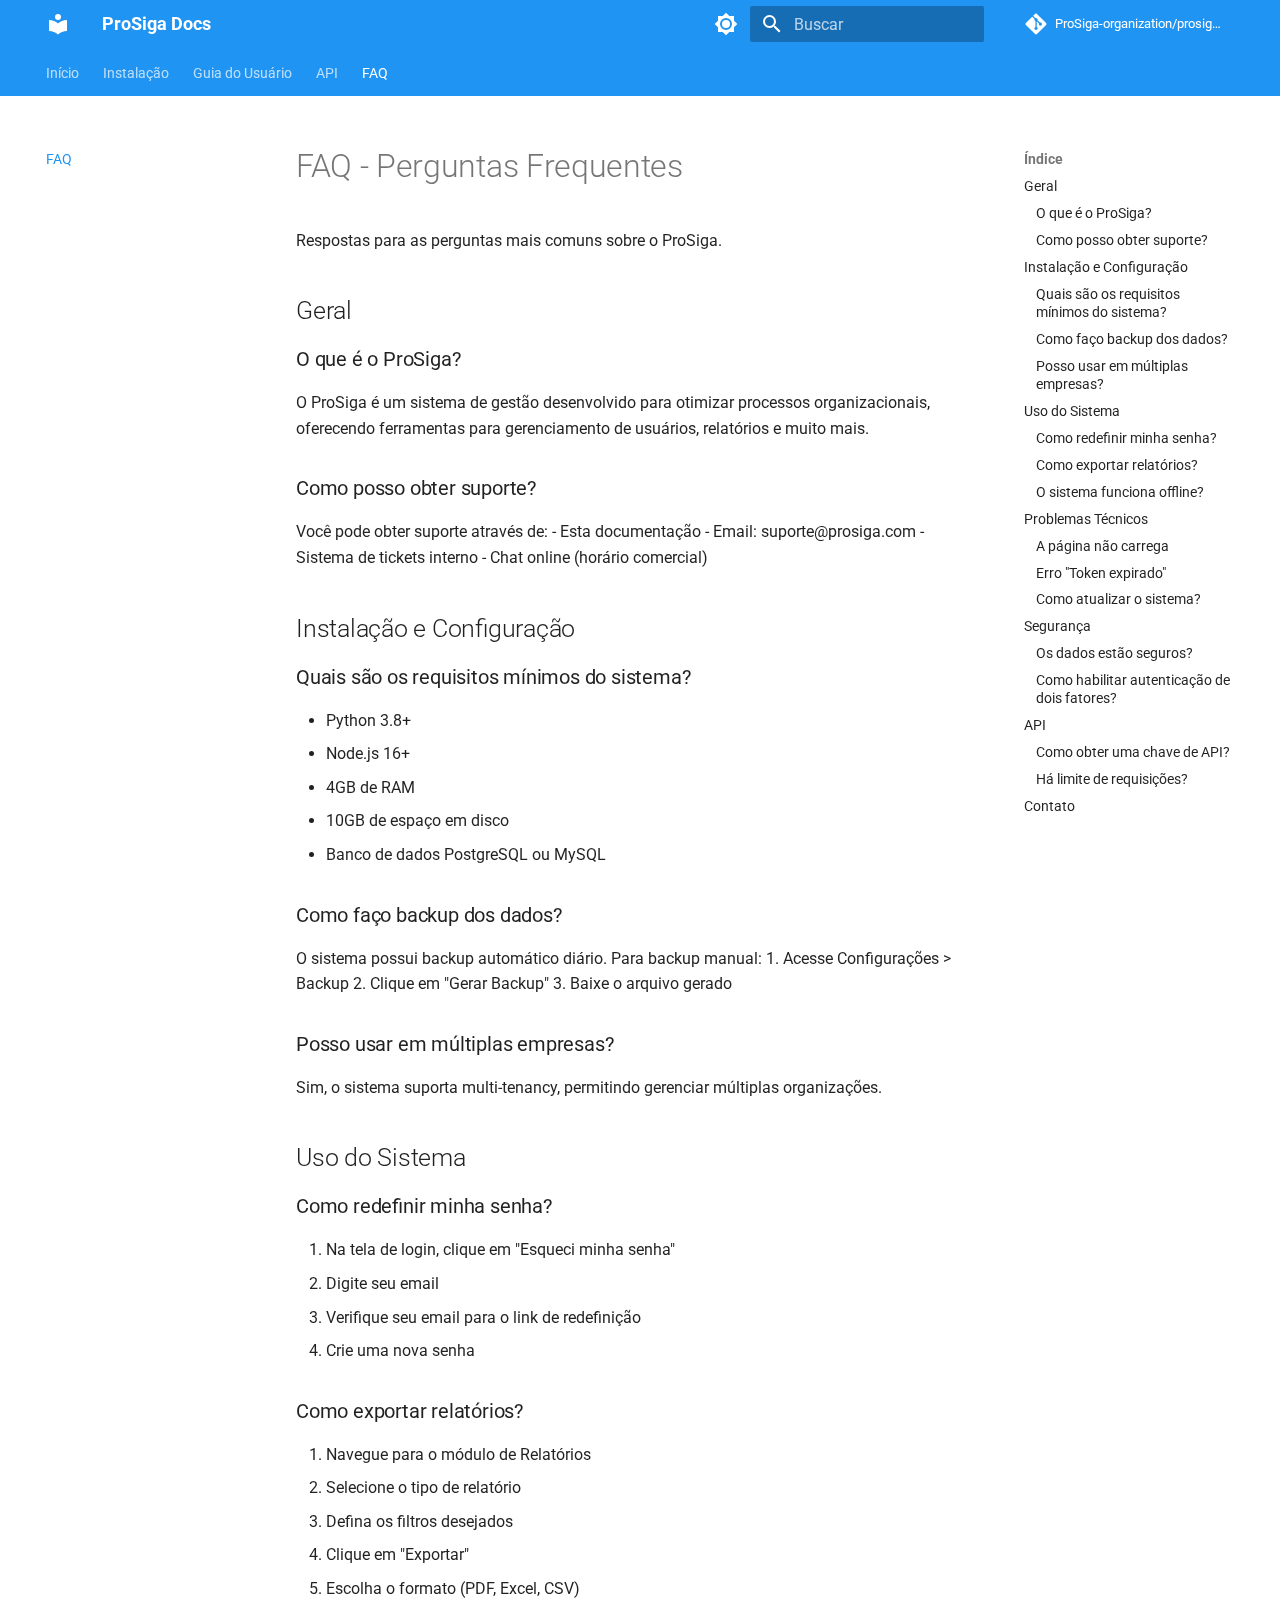
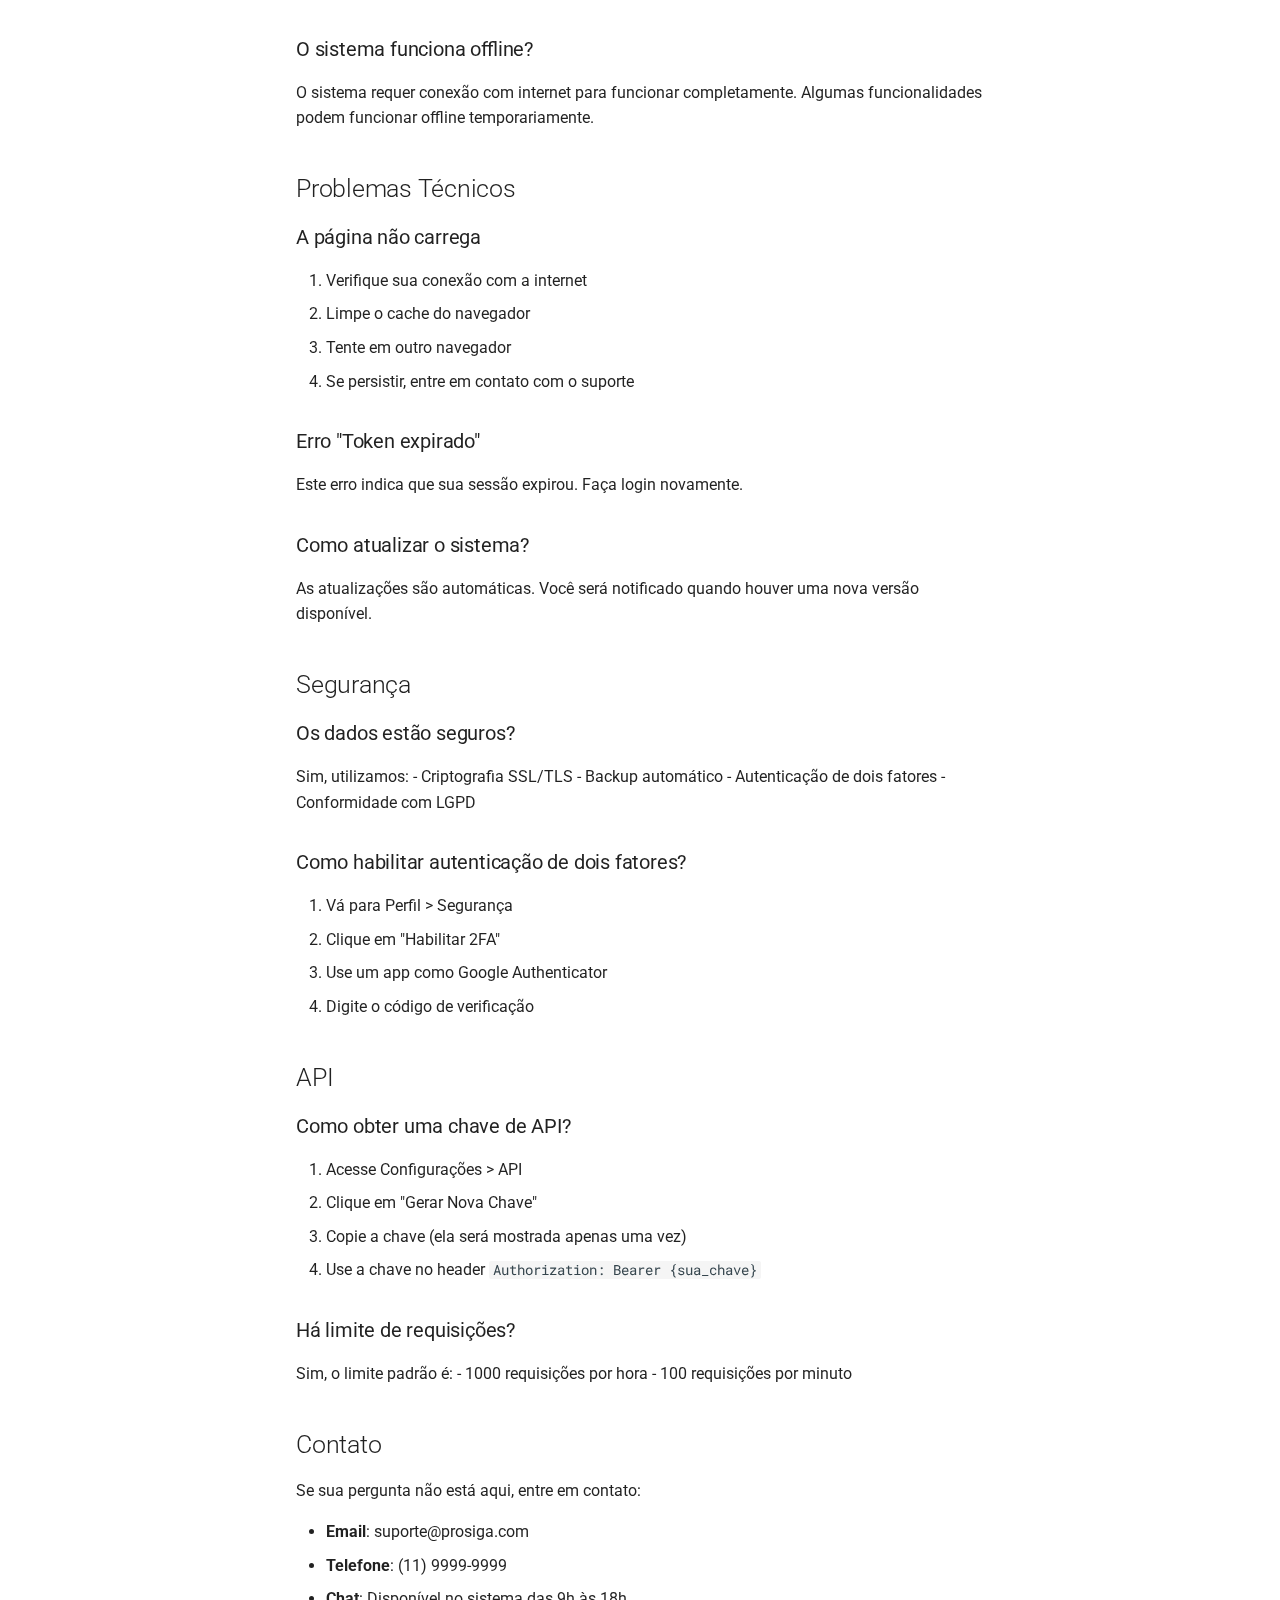
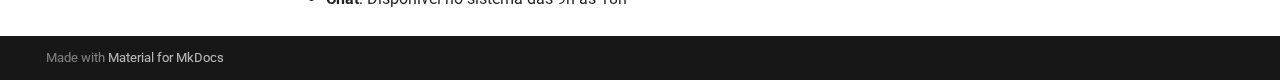
<file: faq/index.html>
<!doctype html>
<html lang="pt" class="no-js">
  <head>
    
      <meta charset="utf-8">
      <meta name="viewport" content="width=device-width,initial-scale=1">
      
        <meta name="description" content="Documentação do sistema ProSiga">
      
      
        <meta name="author" content="ProSiga Organization">
      
      
        <link rel="canonical" href="https://prosiga-organization.github.io/prosiga-docs/faq/">
      
      
        <link rel="prev" href="../api/">
      
      
      
      <link rel="icon" href="../assets/images/favicon.png">
      <meta name="generator" content="mkdocs-1.6.1, mkdocs-material-9.6.20">
    
    
      
        <title>FAQ - ProSiga Docs</title>
      
    
    
      <link rel="stylesheet" href="../assets/stylesheets/main.e53b48f4.min.css">
      
        
        <link rel="stylesheet" href="../assets/stylesheets/palette.06af60db.min.css">
      
      


    
    
      
    
    
      
        
        
        <link rel="preconnect" href="https://fonts.gstatic.com" crossorigin>
        <link rel="stylesheet" href="https://fonts.googleapis.com/css?family=Roboto:300,300i,400,400i,700,700i%7CRoboto+Mono:400,400i,700,700i&display=fallback">
        <style>:root{--md-text-font:"Roboto";--md-code-font:"Roboto Mono"}</style>
      
    
    
    <script>__md_scope=new URL("..",location),__md_hash=e=>[...e].reduce(((e,_)=>(e<<5)-e+_.charCodeAt(0)),0),__md_get=(e,_=localStorage,t=__md_scope)=>JSON.parse(_.getItem(t.pathname+"."+e)),__md_set=(e,_,t=localStorage,a=__md_scope)=>{try{t.setItem(a.pathname+"."+e,JSON.stringify(_))}catch(e){}}</script>
    
      

    
    
    
  </head>
  
  
    
    
      
    
    
    
    
    <body dir="ltr" data-md-color-scheme="default" data-md-color-primary="blue" data-md-color-accent="blue">
  
    
    <input class="md-toggle" data-md-toggle="drawer" type="checkbox" id="__drawer" autocomplete="off">
    <input class="md-toggle" data-md-toggle="search" type="checkbox" id="__search" autocomplete="off">
    <label class="md-overlay" for="__drawer"></label>
    <div data-md-component="skip">
      
        
        <a href="#faq-perguntas-frequentes" class="md-skip">
          Pular para conteúdo
        </a>
      
    </div>
    <div data-md-component="announce">
      
    </div>
    
    
      

<header class="md-header" data-md-component="header">
  <nav class="md-header__inner md-grid" aria-label="Cabeçalho">
    <a href=".." title="ProSiga Docs" class="md-header__button md-logo" aria-label="ProSiga Docs" data-md-component="logo">
      
  
  <svg xmlns="http://www.w3.org/2000/svg" viewBox="0 0 24 24"><path d="M12 8a3 3 0 0 0 3-3 3 3 0 0 0-3-3 3 3 0 0 0-3 3 3 3 0 0 0 3 3m0 3.54C9.64 9.35 6.5 8 3 8v11c3.5 0 6.64 1.35 9 3.54 2.36-2.19 5.5-3.54 9-3.54V8c-3.5 0-6.64 1.35-9 3.54"/></svg>

    </a>
    <label class="md-header__button md-icon" for="__drawer">
      
      <svg xmlns="http://www.w3.org/2000/svg" viewBox="0 0 24 24"><path d="M3 6h18v2H3zm0 5h18v2H3zm0 5h18v2H3z"/></svg>
    </label>
    <div class="md-header__title" data-md-component="header-title">
      <div class="md-header__ellipsis">
        <div class="md-header__topic">
          <span class="md-ellipsis">
            ProSiga Docs
          </span>
        </div>
        <div class="md-header__topic" data-md-component="header-topic">
          <span class="md-ellipsis">
            
              FAQ
            
          </span>
        </div>
      </div>
    </div>
    
      
        <form class="md-header__option" data-md-component="palette">
  
    
    
    
    <input class="md-option" data-md-color-media="" data-md-color-scheme="default" data-md-color-primary="blue" data-md-color-accent="blue"  aria-label="Mudar para modo escuro"  type="radio" name="__palette" id="__palette_0">
    
      <label class="md-header__button md-icon" title="Mudar para modo escuro" for="__palette_1" hidden>
        <svg xmlns="http://www.w3.org/2000/svg" viewBox="0 0 24 24"><path d="M12 8a4 4 0 0 0-4 4 4 4 0 0 0 4 4 4 4 0 0 0 4-4 4 4 0 0 0-4-4m0 10a6 6 0 0 1-6-6 6 6 0 0 1 6-6 6 6 0 0 1 6 6 6 6 0 0 1-6 6m8-9.31V4h-4.69L12 .69 8.69 4H4v4.69L.69 12 4 15.31V20h4.69L12 23.31 15.31 20H20v-4.69L23.31 12z"/></svg>
      </label>
    
  
    
    
    
    <input class="md-option" data-md-color-media="" data-md-color-scheme="slate" data-md-color-primary="blue" data-md-color-accent="blue"  aria-label="Mudar para modo claro"  type="radio" name="__palette" id="__palette_1">
    
      <label class="md-header__button md-icon" title="Mudar para modo claro" for="__palette_0" hidden>
        <svg xmlns="http://www.w3.org/2000/svg" viewBox="0 0 24 24"><path d="M12 18c-.89 0-1.74-.2-2.5-.55C11.56 16.5 13 14.42 13 12s-1.44-4.5-3.5-5.45C10.26 6.2 11.11 6 12 6a6 6 0 0 1 6 6 6 6 0 0 1-6 6m8-9.31V4h-4.69L12 .69 8.69 4H4v4.69L.69 12 4 15.31V20h4.69L12 23.31 15.31 20H20v-4.69L23.31 12z"/></svg>
      </label>
    
  
</form>
      
    
    
      <script>var palette=__md_get("__palette");if(palette&&palette.color){if("(prefers-color-scheme)"===palette.color.media){var media=matchMedia("(prefers-color-scheme: light)"),input=document.querySelector(media.matches?"[data-md-color-media='(prefers-color-scheme: light)']":"[data-md-color-media='(prefers-color-scheme: dark)']");palette.color.media=input.getAttribute("data-md-color-media"),palette.color.scheme=input.getAttribute("data-md-color-scheme"),palette.color.primary=input.getAttribute("data-md-color-primary"),palette.color.accent=input.getAttribute("data-md-color-accent")}for(var[key,value]of Object.entries(palette.color))document.body.setAttribute("data-md-color-"+key,value)}</script>
    
    
    
      
      
        <label class="md-header__button md-icon" for="__search">
          
          <svg xmlns="http://www.w3.org/2000/svg" viewBox="0 0 24 24"><path d="M9.5 3A6.5 6.5 0 0 1 16 9.5c0 1.61-.59 3.09-1.56 4.23l.27.27h.79l5 5-1.5 1.5-5-5v-.79l-.27-.27A6.52 6.52 0 0 1 9.5 16 6.5 6.5 0 0 1 3 9.5 6.5 6.5 0 0 1 9.5 3m0 2C7 5 5 7 5 9.5S7 14 9.5 14 14 12 14 9.5 12 5 9.5 5"/></svg>
        </label>
        <div class="md-search" data-md-component="search" role="dialog">
  <label class="md-search__overlay" for="__search"></label>
  <div class="md-search__inner" role="search">
    <form class="md-search__form" name="search">
      <input type="text" class="md-search__input" name="query" aria-label="Buscar" placeholder="Buscar" autocapitalize="off" autocorrect="off" autocomplete="off" spellcheck="false" data-md-component="search-query" required>
      <label class="md-search__icon md-icon" for="__search">
        
        <svg xmlns="http://www.w3.org/2000/svg" viewBox="0 0 24 24"><path d="M9.5 3A6.5 6.5 0 0 1 16 9.5c0 1.61-.59 3.09-1.56 4.23l.27.27h.79l5 5-1.5 1.5-5-5v-.79l-.27-.27A6.52 6.52 0 0 1 9.5 16 6.5 6.5 0 0 1 3 9.5 6.5 6.5 0 0 1 9.5 3m0 2C7 5 5 7 5 9.5S7 14 9.5 14 14 12 14 9.5 12 5 9.5 5"/></svg>
        
        <svg xmlns="http://www.w3.org/2000/svg" viewBox="0 0 24 24"><path d="M20 11v2H8l5.5 5.5-1.42 1.42L4.16 12l7.92-7.92L13.5 5.5 8 11z"/></svg>
      </label>
      <nav class="md-search__options" aria-label="Pesquisar">
        
        <button type="reset" class="md-search__icon md-icon" title="Limpar" aria-label="Limpar" tabindex="-1">
          
          <svg xmlns="http://www.w3.org/2000/svg" viewBox="0 0 24 24"><path d="M19 6.41 17.59 5 12 10.59 6.41 5 5 6.41 10.59 12 5 17.59 6.41 19 12 13.41 17.59 19 19 17.59 13.41 12z"/></svg>
        </button>
      </nav>
      
    </form>
    <div class="md-search__output">
      <div class="md-search__scrollwrap" tabindex="0" data-md-scrollfix>
        <div class="md-search-result" data-md-component="search-result">
          <div class="md-search-result__meta">
            Inicializando busca
          </div>
          <ol class="md-search-result__list" role="presentation"></ol>
        </div>
      </div>
    </div>
  </div>
</div>
      
    
    
      <div class="md-header__source">
        <a href="https://github.com/ProSiga-organization/prosiga-docs" title="Ir para repositório" class="md-source" data-md-component="source">
  <div class="md-source__icon md-icon">
    
    <svg xmlns="http://www.w3.org/2000/svg" viewBox="0 0 448 512"><!--! Font Awesome Free 7.0.0 by @fontawesome - https://fontawesome.com License - https://fontawesome.com/license/free (Icons: CC BY 4.0, Fonts: SIL OFL 1.1, Code: MIT License) Copyright 2025 Fonticons, Inc.--><path d="M439.6 236.1 244 40.5c-5.4-5.5-12.8-8.5-20.4-8.5s-15 3-20.4 8.4L162.5 81l51.5 51.5c27.1-9.1 52.7 16.8 43.4 43.7l49.7 49.7c34.2-11.8 61.2 31 35.5 56.7-26.5 26.5-70.2-2.9-56-37.3L240.3 199v121.9c25.3 12.5 22.3 41.8 9.1 55-6.4 6.4-15.2 10.1-24.3 10.1s-17.8-3.6-24.3-10.1c-17.6-17.6-11.1-46.9 11.2-56v-123c-20.8-8.5-24.6-30.7-18.6-45L142.6 101 8.5 235.1C3 240.6 0 247.9 0 255.5s3 15 8.5 20.4l195.6 195.7c5.4 5.4 12.7 8.4 20.4 8.4s15-3 20.4-8.4l194.7-194.7c5.4-5.4 8.4-12.8 8.4-20.4s-3-15-8.4-20.4"/></svg>
  </div>
  <div class="md-source__repository">
    ProSiga-organization/prosiga-docs
  </div>
</a>
      </div>
    
  </nav>
  
</header>
    
    <div class="md-container" data-md-component="container">
      
      
        
          
            
<nav class="md-tabs" aria-label="Abas" data-md-component="tabs">
  <div class="md-grid">
    <ul class="md-tabs__list">
      
        
  
  
  
  
    <li class="md-tabs__item">
      <a href=".." class="md-tabs__link">
        
  
  
    
  
  Início

      </a>
    </li>
  

      
        
  
  
  
  
    <li class="md-tabs__item">
      <a href="../instalacao/" class="md-tabs__link">
        
  
  
    
  
  Instalação

      </a>
    </li>
  

      
        
  
  
  
  
    <li class="md-tabs__item">
      <a href="../guia-usuario/" class="md-tabs__link">
        
  
  
    
  
  Guia do Usuário

      </a>
    </li>
  

      
        
  
  
  
  
    <li class="md-tabs__item">
      <a href="../api/" class="md-tabs__link">
        
  
  
    
  
  API

      </a>
    </li>
  

      
        
  
  
  
    
  
  
    <li class="md-tabs__item md-tabs__item--active">
      <a href="./" class="md-tabs__link">
        
  
  
    
  
  FAQ

      </a>
    </li>
  

      
    </ul>
  </div>
</nav>
          
        
      
      <main class="md-main" data-md-component="main">
        <div class="md-main__inner md-grid">
          
            
              
              <div class="md-sidebar md-sidebar--primary" data-md-component="sidebar" data-md-type="navigation" >
                <div class="md-sidebar__scrollwrap">
                  <div class="md-sidebar__inner">
                    


  


<nav class="md-nav md-nav--primary md-nav--lifted" aria-label="Navegação" data-md-level="0">
  <label class="md-nav__title" for="__drawer">
    <a href=".." title="ProSiga Docs" class="md-nav__button md-logo" aria-label="ProSiga Docs" data-md-component="logo">
      
  
  <svg xmlns="http://www.w3.org/2000/svg" viewBox="0 0 24 24"><path d="M12 8a3 3 0 0 0 3-3 3 3 0 0 0-3-3 3 3 0 0 0-3 3 3 3 0 0 0 3 3m0 3.54C9.64 9.35 6.5 8 3 8v11c3.5 0 6.64 1.35 9 3.54 2.36-2.19 5.5-3.54 9-3.54V8c-3.5 0-6.64 1.35-9 3.54"/></svg>

    </a>
    ProSiga Docs
  </label>
  
    <div class="md-nav__source">
      <a href="https://github.com/ProSiga-organization/prosiga-docs" title="Ir para repositório" class="md-source" data-md-component="source">
  <div class="md-source__icon md-icon">
    
    <svg xmlns="http://www.w3.org/2000/svg" viewBox="0 0 448 512"><!--! Font Awesome Free 7.0.0 by @fontawesome - https://fontawesome.com License - https://fontawesome.com/license/free (Icons: CC BY 4.0, Fonts: SIL OFL 1.1, Code: MIT License) Copyright 2025 Fonticons, Inc.--><path d="M439.6 236.1 244 40.5c-5.4-5.5-12.8-8.5-20.4-8.5s-15 3-20.4 8.4L162.5 81l51.5 51.5c27.1-9.1 52.7 16.8 43.4 43.7l49.7 49.7c34.2-11.8 61.2 31 35.5 56.7-26.5 26.5-70.2-2.9-56-37.3L240.3 199v121.9c25.3 12.5 22.3 41.8 9.1 55-6.4 6.4-15.2 10.1-24.3 10.1s-17.8-3.6-24.3-10.1c-17.6-17.6-11.1-46.9 11.2-56v-123c-20.8-8.5-24.6-30.7-18.6-45L142.6 101 8.5 235.1C3 240.6 0 247.9 0 255.5s3 15 8.5 20.4l195.6 195.7c5.4 5.4 12.7 8.4 20.4 8.4s15-3 20.4-8.4l194.7-194.7c5.4-5.4 8.4-12.8 8.4-20.4s-3-15-8.4-20.4"/></svg>
  </div>
  <div class="md-source__repository">
    ProSiga-organization/prosiga-docs
  </div>
</a>
    </div>
  
  <ul class="md-nav__list" data-md-scrollfix>
    
      
      
  
  
  
  
    <li class="md-nav__item">
      <a href=".." class="md-nav__link">
        
  
  
  <span class="md-ellipsis">
    Início
    
  </span>
  

      </a>
    </li>
  

    
      
      
  
  
  
  
    <li class="md-nav__item">
      <a href="../instalacao/" class="md-nav__link">
        
  
  
  <span class="md-ellipsis">
    Instalação
    
  </span>
  

      </a>
    </li>
  

    
      
      
  
  
  
  
    <li class="md-nav__item">
      <a href="../guia-usuario/" class="md-nav__link">
        
  
  
  <span class="md-ellipsis">
    Guia do Usuário
    
  </span>
  

      </a>
    </li>
  

    
      
      
  
  
  
  
    <li class="md-nav__item">
      <a href="../api/" class="md-nav__link">
        
  
  
  <span class="md-ellipsis">
    API
    
  </span>
  

      </a>
    </li>
  

    
      
      
  
  
    
  
  
  
    <li class="md-nav__item md-nav__item--active">
      
      <input class="md-nav__toggle md-toggle" type="checkbox" id="__toc">
      
      
        
      
      
        <label class="md-nav__link md-nav__link--active" for="__toc">
          
  
  
  <span class="md-ellipsis">
    FAQ
    
  </span>
  

          <span class="md-nav__icon md-icon"></span>
        </label>
      
      <a href="./" class="md-nav__link md-nav__link--active">
        
  
  
  <span class="md-ellipsis">
    FAQ
    
  </span>
  

      </a>
      
        

<nav class="md-nav md-nav--secondary" aria-label="Índice">
  
  
  
    
  
  
    <label class="md-nav__title" for="__toc">
      <span class="md-nav__icon md-icon"></span>
      Índice
    </label>
    <ul class="md-nav__list" data-md-component="toc" data-md-scrollfix>
      
        <li class="md-nav__item">
  <a href="#geral" class="md-nav__link">
    <span class="md-ellipsis">
      Geral
    </span>
  </a>
  
    <nav class="md-nav" aria-label="Geral">
      <ul class="md-nav__list">
        
          <li class="md-nav__item">
  <a href="#o-que-e-o-prosiga" class="md-nav__link">
    <span class="md-ellipsis">
      O que é o ProSiga?
    </span>
  </a>
  
</li>
        
          <li class="md-nav__item">
  <a href="#como-posso-obter-suporte" class="md-nav__link">
    <span class="md-ellipsis">
      Como posso obter suporte?
    </span>
  </a>
  
</li>
        
      </ul>
    </nav>
  
</li>
      
        <li class="md-nav__item">
  <a href="#instalacao-e-configuracao" class="md-nav__link">
    <span class="md-ellipsis">
      Instalação e Configuração
    </span>
  </a>
  
    <nav class="md-nav" aria-label="Instalação e Configuração">
      <ul class="md-nav__list">
        
          <li class="md-nav__item">
  <a href="#quais-sao-os-requisitos-minimos-do-sistema" class="md-nav__link">
    <span class="md-ellipsis">
      Quais são os requisitos mínimos do sistema?
    </span>
  </a>
  
</li>
        
          <li class="md-nav__item">
  <a href="#como-faco-backup-dos-dados" class="md-nav__link">
    <span class="md-ellipsis">
      Como faço backup dos dados?
    </span>
  </a>
  
</li>
        
          <li class="md-nav__item">
  <a href="#posso-usar-em-multiplas-empresas" class="md-nav__link">
    <span class="md-ellipsis">
      Posso usar em múltiplas empresas?
    </span>
  </a>
  
</li>
        
      </ul>
    </nav>
  
</li>
      
        <li class="md-nav__item">
  <a href="#uso-do-sistema" class="md-nav__link">
    <span class="md-ellipsis">
      Uso do Sistema
    </span>
  </a>
  
    <nav class="md-nav" aria-label="Uso do Sistema">
      <ul class="md-nav__list">
        
          <li class="md-nav__item">
  <a href="#como-redefinir-minha-senha" class="md-nav__link">
    <span class="md-ellipsis">
      Como redefinir minha senha?
    </span>
  </a>
  
</li>
        
          <li class="md-nav__item">
  <a href="#como-exportar-relatorios" class="md-nav__link">
    <span class="md-ellipsis">
      Como exportar relatórios?
    </span>
  </a>
  
</li>
        
          <li class="md-nav__item">
  <a href="#o-sistema-funciona-offline" class="md-nav__link">
    <span class="md-ellipsis">
      O sistema funciona offline?
    </span>
  </a>
  
</li>
        
      </ul>
    </nav>
  
</li>
      
        <li class="md-nav__item">
  <a href="#problemas-tecnicos" class="md-nav__link">
    <span class="md-ellipsis">
      Problemas Técnicos
    </span>
  </a>
  
    <nav class="md-nav" aria-label="Problemas Técnicos">
      <ul class="md-nav__list">
        
          <li class="md-nav__item">
  <a href="#a-pagina-nao-carrega" class="md-nav__link">
    <span class="md-ellipsis">
      A página não carrega
    </span>
  </a>
  
</li>
        
          <li class="md-nav__item">
  <a href="#erro-token-expirado" class="md-nav__link">
    <span class="md-ellipsis">
      Erro "Token expirado"
    </span>
  </a>
  
</li>
        
          <li class="md-nav__item">
  <a href="#como-atualizar-o-sistema" class="md-nav__link">
    <span class="md-ellipsis">
      Como atualizar o sistema?
    </span>
  </a>
  
</li>
        
      </ul>
    </nav>
  
</li>
      
        <li class="md-nav__item">
  <a href="#seguranca" class="md-nav__link">
    <span class="md-ellipsis">
      Segurança
    </span>
  </a>
  
    <nav class="md-nav" aria-label="Segurança">
      <ul class="md-nav__list">
        
          <li class="md-nav__item">
  <a href="#os-dados-estao-seguros" class="md-nav__link">
    <span class="md-ellipsis">
      Os dados estão seguros?
    </span>
  </a>
  
</li>
        
          <li class="md-nav__item">
  <a href="#como-habilitar-autenticacao-de-dois-fatores" class="md-nav__link">
    <span class="md-ellipsis">
      Como habilitar autenticação de dois fatores?
    </span>
  </a>
  
</li>
        
      </ul>
    </nav>
  
</li>
      
        <li class="md-nav__item">
  <a href="#api" class="md-nav__link">
    <span class="md-ellipsis">
      API
    </span>
  </a>
  
    <nav class="md-nav" aria-label="API">
      <ul class="md-nav__list">
        
          <li class="md-nav__item">
  <a href="#como-obter-uma-chave-de-api" class="md-nav__link">
    <span class="md-ellipsis">
      Como obter uma chave de API?
    </span>
  </a>
  
</li>
        
          <li class="md-nav__item">
  <a href="#ha-limite-de-requisicoes" class="md-nav__link">
    <span class="md-ellipsis">
      Há limite de requisições?
    </span>
  </a>
  
</li>
        
      </ul>
    </nav>
  
</li>
      
        <li class="md-nav__item">
  <a href="#contato" class="md-nav__link">
    <span class="md-ellipsis">
      Contato
    </span>
  </a>
  
</li>
      
    </ul>
  
</nav>
      
    </li>
  

    
  </ul>
</nav>
                  </div>
                </div>
              </div>
            
            
              
              <div class="md-sidebar md-sidebar--secondary" data-md-component="sidebar" data-md-type="toc" >
                <div class="md-sidebar__scrollwrap">
                  <div class="md-sidebar__inner">
                    

<nav class="md-nav md-nav--secondary" aria-label="Índice">
  
  
  
    
  
  
    <label class="md-nav__title" for="__toc">
      <span class="md-nav__icon md-icon"></span>
      Índice
    </label>
    <ul class="md-nav__list" data-md-component="toc" data-md-scrollfix>
      
        <li class="md-nav__item">
  <a href="#geral" class="md-nav__link">
    <span class="md-ellipsis">
      Geral
    </span>
  </a>
  
    <nav class="md-nav" aria-label="Geral">
      <ul class="md-nav__list">
        
          <li class="md-nav__item">
  <a href="#o-que-e-o-prosiga" class="md-nav__link">
    <span class="md-ellipsis">
      O que é o ProSiga?
    </span>
  </a>
  
</li>
        
          <li class="md-nav__item">
  <a href="#como-posso-obter-suporte" class="md-nav__link">
    <span class="md-ellipsis">
      Como posso obter suporte?
    </span>
  </a>
  
</li>
        
      </ul>
    </nav>
  
</li>
      
        <li class="md-nav__item">
  <a href="#instalacao-e-configuracao" class="md-nav__link">
    <span class="md-ellipsis">
      Instalação e Configuração
    </span>
  </a>
  
    <nav class="md-nav" aria-label="Instalação e Configuração">
      <ul class="md-nav__list">
        
          <li class="md-nav__item">
  <a href="#quais-sao-os-requisitos-minimos-do-sistema" class="md-nav__link">
    <span class="md-ellipsis">
      Quais são os requisitos mínimos do sistema?
    </span>
  </a>
  
</li>
        
          <li class="md-nav__item">
  <a href="#como-faco-backup-dos-dados" class="md-nav__link">
    <span class="md-ellipsis">
      Como faço backup dos dados?
    </span>
  </a>
  
</li>
        
          <li class="md-nav__item">
  <a href="#posso-usar-em-multiplas-empresas" class="md-nav__link">
    <span class="md-ellipsis">
      Posso usar em múltiplas empresas?
    </span>
  </a>
  
</li>
        
      </ul>
    </nav>
  
</li>
      
        <li class="md-nav__item">
  <a href="#uso-do-sistema" class="md-nav__link">
    <span class="md-ellipsis">
      Uso do Sistema
    </span>
  </a>
  
    <nav class="md-nav" aria-label="Uso do Sistema">
      <ul class="md-nav__list">
        
          <li class="md-nav__item">
  <a href="#como-redefinir-minha-senha" class="md-nav__link">
    <span class="md-ellipsis">
      Como redefinir minha senha?
    </span>
  </a>
  
</li>
        
          <li class="md-nav__item">
  <a href="#como-exportar-relatorios" class="md-nav__link">
    <span class="md-ellipsis">
      Como exportar relatórios?
    </span>
  </a>
  
</li>
        
          <li class="md-nav__item">
  <a href="#o-sistema-funciona-offline" class="md-nav__link">
    <span class="md-ellipsis">
      O sistema funciona offline?
    </span>
  </a>
  
</li>
        
      </ul>
    </nav>
  
</li>
      
        <li class="md-nav__item">
  <a href="#problemas-tecnicos" class="md-nav__link">
    <span class="md-ellipsis">
      Problemas Técnicos
    </span>
  </a>
  
    <nav class="md-nav" aria-label="Problemas Técnicos">
      <ul class="md-nav__list">
        
          <li class="md-nav__item">
  <a href="#a-pagina-nao-carrega" class="md-nav__link">
    <span class="md-ellipsis">
      A página não carrega
    </span>
  </a>
  
</li>
        
          <li class="md-nav__item">
  <a href="#erro-token-expirado" class="md-nav__link">
    <span class="md-ellipsis">
      Erro "Token expirado"
    </span>
  </a>
  
</li>
        
          <li class="md-nav__item">
  <a href="#como-atualizar-o-sistema" class="md-nav__link">
    <span class="md-ellipsis">
      Como atualizar o sistema?
    </span>
  </a>
  
</li>
        
      </ul>
    </nav>
  
</li>
      
        <li class="md-nav__item">
  <a href="#seguranca" class="md-nav__link">
    <span class="md-ellipsis">
      Segurança
    </span>
  </a>
  
    <nav class="md-nav" aria-label="Segurança">
      <ul class="md-nav__list">
        
          <li class="md-nav__item">
  <a href="#os-dados-estao-seguros" class="md-nav__link">
    <span class="md-ellipsis">
      Os dados estão seguros?
    </span>
  </a>
  
</li>
        
          <li class="md-nav__item">
  <a href="#como-habilitar-autenticacao-de-dois-fatores" class="md-nav__link">
    <span class="md-ellipsis">
      Como habilitar autenticação de dois fatores?
    </span>
  </a>
  
</li>
        
      </ul>
    </nav>
  
</li>
      
        <li class="md-nav__item">
  <a href="#api" class="md-nav__link">
    <span class="md-ellipsis">
      API
    </span>
  </a>
  
    <nav class="md-nav" aria-label="API">
      <ul class="md-nav__list">
        
          <li class="md-nav__item">
  <a href="#como-obter-uma-chave-de-api" class="md-nav__link">
    <span class="md-ellipsis">
      Como obter uma chave de API?
    </span>
  </a>
  
</li>
        
          <li class="md-nav__item">
  <a href="#ha-limite-de-requisicoes" class="md-nav__link">
    <span class="md-ellipsis">
      Há limite de requisições?
    </span>
  </a>
  
</li>
        
      </ul>
    </nav>
  
</li>
      
        <li class="md-nav__item">
  <a href="#contato" class="md-nav__link">
    <span class="md-ellipsis">
      Contato
    </span>
  </a>
  
</li>
      
    </ul>
  
</nav>
                  </div>
                </div>
              </div>
            
          
          
            <div class="md-content" data-md-component="content">
              <article class="md-content__inner md-typeset">
                
                  


  
  


<h1 id="faq-perguntas-frequentes">FAQ - Perguntas Frequentes<a class="headerlink" href="#faq-perguntas-frequentes" title="Permanent link">&para;</a></h1>
<p>Respostas para as perguntas mais comuns sobre o ProSiga.</p>
<h2 id="geral">Geral<a class="headerlink" href="#geral" title="Permanent link">&para;</a></h2>
<h3 id="o-que-e-o-prosiga">O que é o ProSiga?<a class="headerlink" href="#o-que-e-o-prosiga" title="Permanent link">&para;</a></h3>
<p>O ProSiga é um sistema de gestão desenvolvido para otimizar processos organizacionais, oferecendo ferramentas para gerenciamento de usuários, relatórios e muito mais.</p>
<h3 id="como-posso-obter-suporte">Como posso obter suporte?<a class="headerlink" href="#como-posso-obter-suporte" title="Permanent link">&para;</a></h3>
<p>Você pode obter suporte através de:
- Esta documentação
- Email: suporte@prosiga.com
- Sistema de tickets interno
- Chat online (horário comercial)</p>
<h2 id="instalacao-e-configuracao">Instalação e Configuração<a class="headerlink" href="#instalacao-e-configuracao" title="Permanent link">&para;</a></h2>
<h3 id="quais-sao-os-requisitos-minimos-do-sistema">Quais são os requisitos mínimos do sistema?<a class="headerlink" href="#quais-sao-os-requisitos-minimos-do-sistema" title="Permanent link">&para;</a></h3>
<ul>
<li>Python 3.8+</li>
<li>Node.js 16+</li>
<li>4GB de RAM</li>
<li>10GB de espaço em disco</li>
<li>Banco de dados PostgreSQL ou MySQL</li>
</ul>
<h3 id="como-faco-backup-dos-dados">Como faço backup dos dados?<a class="headerlink" href="#como-faco-backup-dos-dados" title="Permanent link">&para;</a></h3>
<p>O sistema possui backup automático diário. Para backup manual:
1. Acesse Configurações &gt; Backup
2. Clique em "Gerar Backup"
3. Baixe o arquivo gerado</p>
<h3 id="posso-usar-em-multiplas-empresas">Posso usar em múltiplas empresas?<a class="headerlink" href="#posso-usar-em-multiplas-empresas" title="Permanent link">&para;</a></h3>
<p>Sim, o sistema suporta multi-tenancy, permitindo gerenciar múltiplas organizações.</p>
<h2 id="uso-do-sistema">Uso do Sistema<a class="headerlink" href="#uso-do-sistema" title="Permanent link">&para;</a></h2>
<h3 id="como-redefinir-minha-senha">Como redefinir minha senha?<a class="headerlink" href="#como-redefinir-minha-senha" title="Permanent link">&para;</a></h3>
<ol>
<li>Na tela de login, clique em "Esqueci minha senha"</li>
<li>Digite seu email</li>
<li>Verifique seu email para o link de redefinição</li>
<li>Crie uma nova senha</li>
</ol>
<h3 id="como-exportar-relatorios">Como exportar relatórios?<a class="headerlink" href="#como-exportar-relatorios" title="Permanent link">&para;</a></h3>
<ol>
<li>Navegue para o módulo de Relatórios</li>
<li>Selecione o tipo de relatório</li>
<li>Defina os filtros desejados</li>
<li>Clique em "Exportar"</li>
<li>Escolha o formato (PDF, Excel, CSV)</li>
</ol>
<h3 id="o-sistema-funciona-offline">O sistema funciona offline?<a class="headerlink" href="#o-sistema-funciona-offline" title="Permanent link">&para;</a></h3>
<p>O sistema requer conexão com internet para funcionar completamente. Algumas funcionalidades podem funcionar offline temporariamente.</p>
<h2 id="problemas-tecnicos">Problemas Técnicos<a class="headerlink" href="#problemas-tecnicos" title="Permanent link">&para;</a></h2>
<h3 id="a-pagina-nao-carrega">A página não carrega<a class="headerlink" href="#a-pagina-nao-carrega" title="Permanent link">&para;</a></h3>
<ol>
<li>Verifique sua conexão com a internet</li>
<li>Limpe o cache do navegador</li>
<li>Tente em outro navegador</li>
<li>Se persistir, entre em contato com o suporte</li>
</ol>
<h3 id="erro-token-expirado">Erro "Token expirado"<a class="headerlink" href="#erro-token-expirado" title="Permanent link">&para;</a></h3>
<p>Este erro indica que sua sessão expirou. Faça login novamente.</p>
<h3 id="como-atualizar-o-sistema">Como atualizar o sistema?<a class="headerlink" href="#como-atualizar-o-sistema" title="Permanent link">&para;</a></h3>
<p>As atualizações são automáticas. Você será notificado quando houver uma nova versão disponível.</p>
<h2 id="seguranca">Segurança<a class="headerlink" href="#seguranca" title="Permanent link">&para;</a></h2>
<h3 id="os-dados-estao-seguros">Os dados estão seguros?<a class="headerlink" href="#os-dados-estao-seguros" title="Permanent link">&para;</a></h3>
<p>Sim, utilizamos:
- Criptografia SSL/TLS
- Backup automático
- Autenticação de dois fatores
- Conformidade com LGPD</p>
<h3 id="como-habilitar-autenticacao-de-dois-fatores">Como habilitar autenticação de dois fatores?<a class="headerlink" href="#como-habilitar-autenticacao-de-dois-fatores" title="Permanent link">&para;</a></h3>
<ol>
<li>Vá para Perfil &gt; Segurança</li>
<li>Clique em "Habilitar 2FA"</li>
<li>Use um app como Google Authenticator</li>
<li>Digite o código de verificação</li>
</ol>
<h2 id="api">API<a class="headerlink" href="#api" title="Permanent link">&para;</a></h2>
<h3 id="como-obter-uma-chave-de-api">Como obter uma chave de API?<a class="headerlink" href="#como-obter-uma-chave-de-api" title="Permanent link">&para;</a></h3>
<ol>
<li>Acesse Configurações &gt; API</li>
<li>Clique em "Gerar Nova Chave"</li>
<li>Copie a chave (ela será mostrada apenas uma vez)</li>
<li>Use a chave no header <code>Authorization: Bearer {sua_chave}</code></li>
</ol>
<h3 id="ha-limite-de-requisicoes">Há limite de requisições?<a class="headerlink" href="#ha-limite-de-requisicoes" title="Permanent link">&para;</a></h3>
<p>Sim, o limite padrão é:
- 1000 requisições por hora
- 100 requisições por minuto</p>
<h2 id="contato">Contato<a class="headerlink" href="#contato" title="Permanent link">&para;</a></h2>
<p>Se sua pergunta não está aqui, entre em contato:</p>
<ul>
<li><strong>Email</strong>: suporte@prosiga.com</li>
<li><strong>Telefone</strong>: (11) 9999-9999</li>
<li><strong>Chat</strong>: Disponível no sistema das 9h às 18h</li>
</ul>












                
              </article>
            </div>
          
          
<script>var target=document.getElementById(location.hash.slice(1));target&&target.name&&(target.checked=target.name.startsWith("__tabbed_"))</script>
        </div>
        
          <button type="button" class="md-top md-icon" data-md-component="top" hidden>
  
  <svg xmlns="http://www.w3.org/2000/svg" viewBox="0 0 24 24"><path d="M13 20h-2V8l-5.5 5.5-1.42-1.42L12 4.16l7.92 7.92-1.42 1.42L13 8z"/></svg>
  Voltar para o topo
</button>
        
      </main>
      
        <footer class="md-footer">
  
  <div class="md-footer-meta md-typeset">
    <div class="md-footer-meta__inner md-grid">
      <div class="md-copyright">
  
  
    Made with
    <a href="https://squidfunk.github.io/mkdocs-material/" target="_blank" rel="noopener">
      Material for MkDocs
    </a>
  
</div>
      
    </div>
  </div>
</footer>
      
    </div>
    <div class="md-dialog" data-md-component="dialog">
      <div class="md-dialog__inner md-typeset"></div>
    </div>
    
    
    
      
      <script id="__config" type="application/json">{"base": "..", "features": ["navigation.tabs", "navigation.sections", "navigation.expand", "navigation.path", "navigation.top", "search.highlight", "content.code.copy"], "search": "../assets/javascripts/workers/search.973d3a69.min.js", "tags": null, "translations": {"clipboard.copied": "Copiado para \u00e1rea de transfer\u00eancia", "clipboard.copy": "Copiar para \u00e1rea de transfer\u00eancia", "search.result.more.one": "mais 1 nesta p\u00e1gina", "search.result.more.other": "# mais nesta p\u00e1gina", "search.result.none": "Nenhum documento encontrado", "search.result.one": "1 documento encontrado", "search.result.other": "# documentos encontrados", "search.result.placeholder": "Digite para iniciar a busca", "search.result.term.missing": "Ausente", "select.version": "Selecione a vers\u00e3o"}, "version": null}</script>
    
    
      <script src="../assets/javascripts/bundle.f55a23d4.min.js"></script>
      
    
  </body>
</html>
</file>
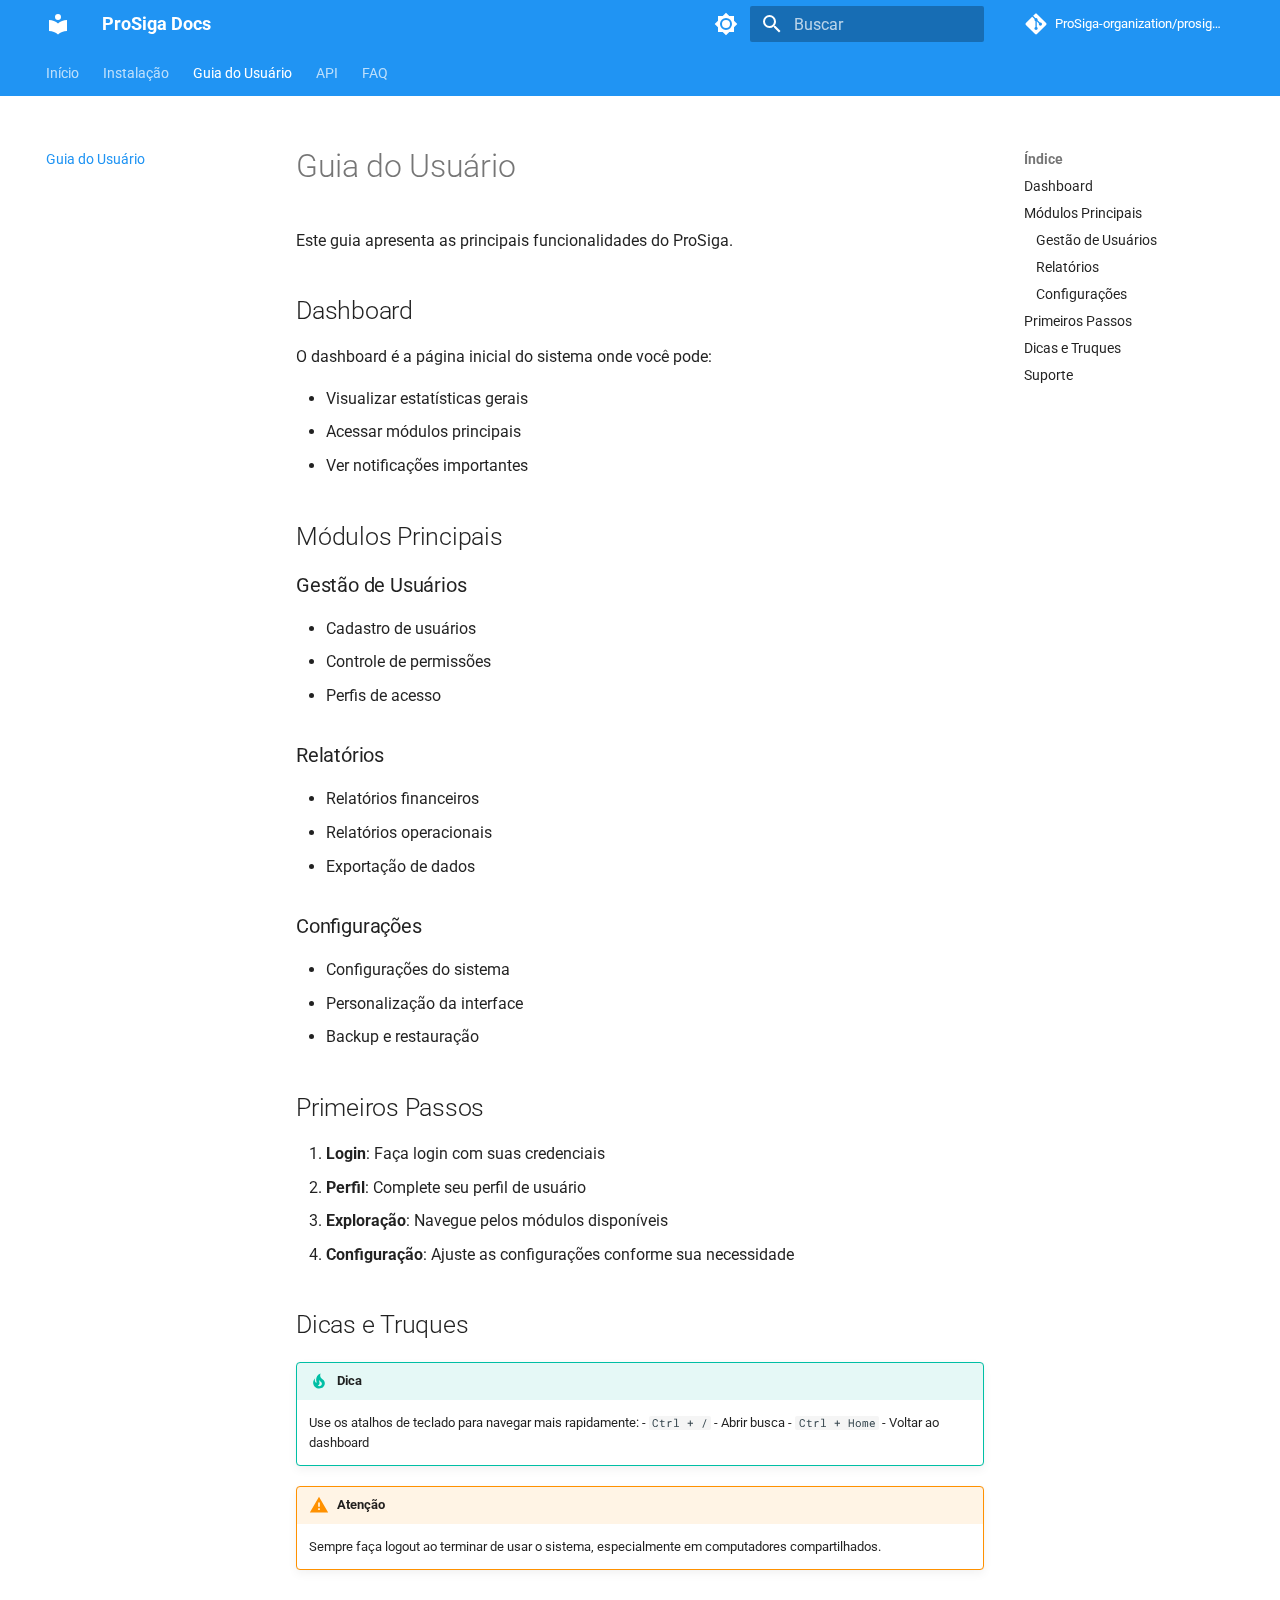
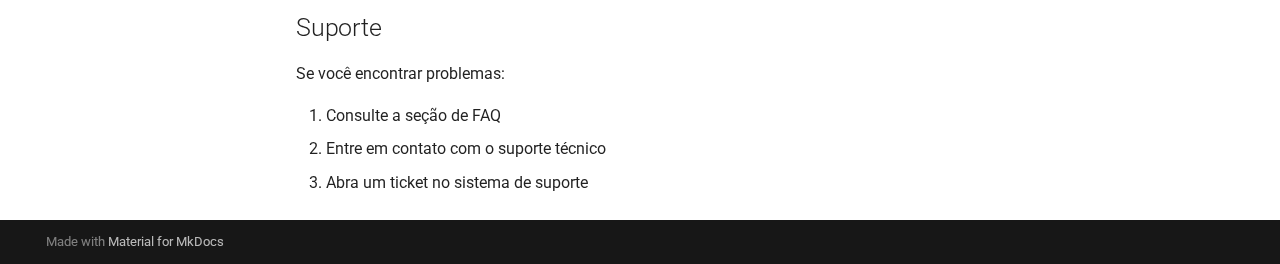
<file: guia-usuario/index.html>
<!doctype html>
<html lang="pt" class="no-js">
  <head>
    
      <meta charset="utf-8">
      <meta name="viewport" content="width=device-width,initial-scale=1">
      
        <meta name="description" content="Documentação do sistema ProSiga">
      
      
        <meta name="author" content="ProSiga Organization">
      
      
        <link rel="canonical" href="https://prosiga-organization.github.io/prosiga-docs/guia-usuario/">
      
      
        <link rel="prev" href="../instalacao/">
      
      
        <link rel="next" href="../api/">
      
      
      <link rel="icon" href="../assets/images/favicon.png">
      <meta name="generator" content="mkdocs-1.6.1, mkdocs-material-9.6.20">
    
    
      
        <title>Guia do Usuário - ProSiga Docs</title>
      
    
    
      <link rel="stylesheet" href="../assets/stylesheets/main.e53b48f4.min.css">
      
        
        <link rel="stylesheet" href="../assets/stylesheets/palette.06af60db.min.css">
      
      


    
    
      
    
    
      
        
        
        <link rel="preconnect" href="https://fonts.gstatic.com" crossorigin>
        <link rel="stylesheet" href="https://fonts.googleapis.com/css?family=Roboto:300,300i,400,400i,700,700i%7CRoboto+Mono:400,400i,700,700i&display=fallback">
        <style>:root{--md-text-font:"Roboto";--md-code-font:"Roboto Mono"}</style>
      
    
    
    <script>__md_scope=new URL("..",location),__md_hash=e=>[...e].reduce(((e,_)=>(e<<5)-e+_.charCodeAt(0)),0),__md_get=(e,_=localStorage,t=__md_scope)=>JSON.parse(_.getItem(t.pathname+"."+e)),__md_set=(e,_,t=localStorage,a=__md_scope)=>{try{t.setItem(a.pathname+"."+e,JSON.stringify(_))}catch(e){}}</script>
    
      

    
    
    
  </head>
  
  
    
    
      
    
    
    
    
    <body dir="ltr" data-md-color-scheme="default" data-md-color-primary="blue" data-md-color-accent="blue">
  
    
    <input class="md-toggle" data-md-toggle="drawer" type="checkbox" id="__drawer" autocomplete="off">
    <input class="md-toggle" data-md-toggle="search" type="checkbox" id="__search" autocomplete="off">
    <label class="md-overlay" for="__drawer"></label>
    <div data-md-component="skip">
      
        
        <a href="#guia-do-usuario" class="md-skip">
          Pular para conteúdo
        </a>
      
    </div>
    <div data-md-component="announce">
      
    </div>
    
    
      

<header class="md-header" data-md-component="header">
  <nav class="md-header__inner md-grid" aria-label="Cabeçalho">
    <a href=".." title="ProSiga Docs" class="md-header__button md-logo" aria-label="ProSiga Docs" data-md-component="logo">
      
  
  <svg xmlns="http://www.w3.org/2000/svg" viewBox="0 0 24 24"><path d="M12 8a3 3 0 0 0 3-3 3 3 0 0 0-3-3 3 3 0 0 0-3 3 3 3 0 0 0 3 3m0 3.54C9.64 9.35 6.5 8 3 8v11c3.5 0 6.64 1.35 9 3.54 2.36-2.19 5.5-3.54 9-3.54V8c-3.5 0-6.64 1.35-9 3.54"/></svg>

    </a>
    <label class="md-header__button md-icon" for="__drawer">
      
      <svg xmlns="http://www.w3.org/2000/svg" viewBox="0 0 24 24"><path d="M3 6h18v2H3zm0 5h18v2H3zm0 5h18v2H3z"/></svg>
    </label>
    <div class="md-header__title" data-md-component="header-title">
      <div class="md-header__ellipsis">
        <div class="md-header__topic">
          <span class="md-ellipsis">
            ProSiga Docs
          </span>
        </div>
        <div class="md-header__topic" data-md-component="header-topic">
          <span class="md-ellipsis">
            
              Guia do Usuário
            
          </span>
        </div>
      </div>
    </div>
    
      
        <form class="md-header__option" data-md-component="palette">
  
    
    
    
    <input class="md-option" data-md-color-media="" data-md-color-scheme="default" data-md-color-primary="blue" data-md-color-accent="blue"  aria-label="Mudar para modo escuro"  type="radio" name="__palette" id="__palette_0">
    
      <label class="md-header__button md-icon" title="Mudar para modo escuro" for="__palette_1" hidden>
        <svg xmlns="http://www.w3.org/2000/svg" viewBox="0 0 24 24"><path d="M12 8a4 4 0 0 0-4 4 4 4 0 0 0 4 4 4 4 0 0 0 4-4 4 4 0 0 0-4-4m0 10a6 6 0 0 1-6-6 6 6 0 0 1 6-6 6 6 0 0 1 6 6 6 6 0 0 1-6 6m8-9.31V4h-4.69L12 .69 8.69 4H4v4.69L.69 12 4 15.31V20h4.69L12 23.31 15.31 20H20v-4.69L23.31 12z"/></svg>
      </label>
    
  
    
    
    
    <input class="md-option" data-md-color-media="" data-md-color-scheme="slate" data-md-color-primary="blue" data-md-color-accent="blue"  aria-label="Mudar para modo claro"  type="radio" name="__palette" id="__palette_1">
    
      <label class="md-header__button md-icon" title="Mudar para modo claro" for="__palette_0" hidden>
        <svg xmlns="http://www.w3.org/2000/svg" viewBox="0 0 24 24"><path d="M12 18c-.89 0-1.74-.2-2.5-.55C11.56 16.5 13 14.42 13 12s-1.44-4.5-3.5-5.45C10.26 6.2 11.11 6 12 6a6 6 0 0 1 6 6 6 6 0 0 1-6 6m8-9.31V4h-4.69L12 .69 8.69 4H4v4.69L.69 12 4 15.31V20h4.69L12 23.31 15.31 20H20v-4.69L23.31 12z"/></svg>
      </label>
    
  
</form>
      
    
    
      <script>var palette=__md_get("__palette");if(palette&&palette.color){if("(prefers-color-scheme)"===palette.color.media){var media=matchMedia("(prefers-color-scheme: light)"),input=document.querySelector(media.matches?"[data-md-color-media='(prefers-color-scheme: light)']":"[data-md-color-media='(prefers-color-scheme: dark)']");palette.color.media=input.getAttribute("data-md-color-media"),palette.color.scheme=input.getAttribute("data-md-color-scheme"),palette.color.primary=input.getAttribute("data-md-color-primary"),palette.color.accent=input.getAttribute("data-md-color-accent")}for(var[key,value]of Object.entries(palette.color))document.body.setAttribute("data-md-color-"+key,value)}</script>
    
    
    
      
      
        <label class="md-header__button md-icon" for="__search">
          
          <svg xmlns="http://www.w3.org/2000/svg" viewBox="0 0 24 24"><path d="M9.5 3A6.5 6.5 0 0 1 16 9.5c0 1.61-.59 3.09-1.56 4.23l.27.27h.79l5 5-1.5 1.5-5-5v-.79l-.27-.27A6.52 6.52 0 0 1 9.5 16 6.5 6.5 0 0 1 3 9.5 6.5 6.5 0 0 1 9.5 3m0 2C7 5 5 7 5 9.5S7 14 9.5 14 14 12 14 9.5 12 5 9.5 5"/></svg>
        </label>
        <div class="md-search" data-md-component="search" role="dialog">
  <label class="md-search__overlay" for="__search"></label>
  <div class="md-search__inner" role="search">
    <form class="md-search__form" name="search">
      <input type="text" class="md-search__input" name="query" aria-label="Buscar" placeholder="Buscar" autocapitalize="off" autocorrect="off" autocomplete="off" spellcheck="false" data-md-component="search-query" required>
      <label class="md-search__icon md-icon" for="__search">
        
        <svg xmlns="http://www.w3.org/2000/svg" viewBox="0 0 24 24"><path d="M9.5 3A6.5 6.5 0 0 1 16 9.5c0 1.61-.59 3.09-1.56 4.23l.27.27h.79l5 5-1.5 1.5-5-5v-.79l-.27-.27A6.52 6.52 0 0 1 9.5 16 6.5 6.5 0 0 1 3 9.5 6.5 6.5 0 0 1 9.5 3m0 2C7 5 5 7 5 9.5S7 14 9.5 14 14 12 14 9.5 12 5 9.5 5"/></svg>
        
        <svg xmlns="http://www.w3.org/2000/svg" viewBox="0 0 24 24"><path d="M20 11v2H8l5.5 5.5-1.42 1.42L4.16 12l7.92-7.92L13.5 5.5 8 11z"/></svg>
      </label>
      <nav class="md-search__options" aria-label="Pesquisar">
        
        <button type="reset" class="md-search__icon md-icon" title="Limpar" aria-label="Limpar" tabindex="-1">
          
          <svg xmlns="http://www.w3.org/2000/svg" viewBox="0 0 24 24"><path d="M19 6.41 17.59 5 12 10.59 6.41 5 5 6.41 10.59 12 5 17.59 6.41 19 12 13.41 17.59 19 19 17.59 13.41 12z"/></svg>
        </button>
      </nav>
      
    </form>
    <div class="md-search__output">
      <div class="md-search__scrollwrap" tabindex="0" data-md-scrollfix>
        <div class="md-search-result" data-md-component="search-result">
          <div class="md-search-result__meta">
            Inicializando busca
          </div>
          <ol class="md-search-result__list" role="presentation"></ol>
        </div>
      </div>
    </div>
  </div>
</div>
      
    
    
      <div class="md-header__source">
        <a href="https://github.com/ProSiga-organization/prosiga-docs" title="Ir para repositório" class="md-source" data-md-component="source">
  <div class="md-source__icon md-icon">
    
    <svg xmlns="http://www.w3.org/2000/svg" viewBox="0 0 448 512"><!--! Font Awesome Free 7.0.0 by @fontawesome - https://fontawesome.com License - https://fontawesome.com/license/free (Icons: CC BY 4.0, Fonts: SIL OFL 1.1, Code: MIT License) Copyright 2025 Fonticons, Inc.--><path d="M439.6 236.1 244 40.5c-5.4-5.5-12.8-8.5-20.4-8.5s-15 3-20.4 8.4L162.5 81l51.5 51.5c27.1-9.1 52.7 16.8 43.4 43.7l49.7 49.7c34.2-11.8 61.2 31 35.5 56.7-26.5 26.5-70.2-2.9-56-37.3L240.3 199v121.9c25.3 12.5 22.3 41.8 9.1 55-6.4 6.4-15.2 10.1-24.3 10.1s-17.8-3.6-24.3-10.1c-17.6-17.6-11.1-46.9 11.2-56v-123c-20.8-8.5-24.6-30.7-18.6-45L142.6 101 8.5 235.1C3 240.6 0 247.9 0 255.5s3 15 8.5 20.4l195.6 195.7c5.4 5.4 12.7 8.4 20.4 8.4s15-3 20.4-8.4l194.7-194.7c5.4-5.4 8.4-12.8 8.4-20.4s-3-15-8.4-20.4"/></svg>
  </div>
  <div class="md-source__repository">
    ProSiga-organization/prosiga-docs
  </div>
</a>
      </div>
    
  </nav>
  
</header>
    
    <div class="md-container" data-md-component="container">
      
      
        
          
            
<nav class="md-tabs" aria-label="Abas" data-md-component="tabs">
  <div class="md-grid">
    <ul class="md-tabs__list">
      
        
  
  
  
  
    <li class="md-tabs__item">
      <a href=".." class="md-tabs__link">
        
  
  
    
  
  Início

      </a>
    </li>
  

      
        
  
  
  
  
    <li class="md-tabs__item">
      <a href="../instalacao/" class="md-tabs__link">
        
  
  
    
  
  Instalação

      </a>
    </li>
  

      
        
  
  
  
    
  
  
    <li class="md-tabs__item md-tabs__item--active">
      <a href="./" class="md-tabs__link">
        
  
  
    
  
  Guia do Usuário

      </a>
    </li>
  

      
        
  
  
  
  
    <li class="md-tabs__item">
      <a href="../api/" class="md-tabs__link">
        
  
  
    
  
  API

      </a>
    </li>
  

      
        
  
  
  
  
    <li class="md-tabs__item">
      <a href="../faq/" class="md-tabs__link">
        
  
  
    
  
  FAQ

      </a>
    </li>
  

      
    </ul>
  </div>
</nav>
          
        
      
      <main class="md-main" data-md-component="main">
        <div class="md-main__inner md-grid">
          
            
              
              <div class="md-sidebar md-sidebar--primary" data-md-component="sidebar" data-md-type="navigation" >
                <div class="md-sidebar__scrollwrap">
                  <div class="md-sidebar__inner">
                    


  


<nav class="md-nav md-nav--primary md-nav--lifted" aria-label="Navegação" data-md-level="0">
  <label class="md-nav__title" for="__drawer">
    <a href=".." title="ProSiga Docs" class="md-nav__button md-logo" aria-label="ProSiga Docs" data-md-component="logo">
      
  
  <svg xmlns="http://www.w3.org/2000/svg" viewBox="0 0 24 24"><path d="M12 8a3 3 0 0 0 3-3 3 3 0 0 0-3-3 3 3 0 0 0-3 3 3 3 0 0 0 3 3m0 3.54C9.64 9.35 6.5 8 3 8v11c3.5 0 6.64 1.35 9 3.54 2.36-2.19 5.5-3.54 9-3.54V8c-3.5 0-6.64 1.35-9 3.54"/></svg>

    </a>
    ProSiga Docs
  </label>
  
    <div class="md-nav__source">
      <a href="https://github.com/ProSiga-organization/prosiga-docs" title="Ir para repositório" class="md-source" data-md-component="source">
  <div class="md-source__icon md-icon">
    
    <svg xmlns="http://www.w3.org/2000/svg" viewBox="0 0 448 512"><!--! Font Awesome Free 7.0.0 by @fontawesome - https://fontawesome.com License - https://fontawesome.com/license/free (Icons: CC BY 4.0, Fonts: SIL OFL 1.1, Code: MIT License) Copyright 2025 Fonticons, Inc.--><path d="M439.6 236.1 244 40.5c-5.4-5.5-12.8-8.5-20.4-8.5s-15 3-20.4 8.4L162.5 81l51.5 51.5c27.1-9.1 52.7 16.8 43.4 43.7l49.7 49.7c34.2-11.8 61.2 31 35.5 56.7-26.5 26.5-70.2-2.9-56-37.3L240.3 199v121.9c25.3 12.5 22.3 41.8 9.1 55-6.4 6.4-15.2 10.1-24.3 10.1s-17.8-3.6-24.3-10.1c-17.6-17.6-11.1-46.9 11.2-56v-123c-20.8-8.5-24.6-30.7-18.6-45L142.6 101 8.5 235.1C3 240.6 0 247.9 0 255.5s3 15 8.5 20.4l195.6 195.7c5.4 5.4 12.7 8.4 20.4 8.4s15-3 20.4-8.4l194.7-194.7c5.4-5.4 8.4-12.8 8.4-20.4s-3-15-8.4-20.4"/></svg>
  </div>
  <div class="md-source__repository">
    ProSiga-organization/prosiga-docs
  </div>
</a>
    </div>
  
  <ul class="md-nav__list" data-md-scrollfix>
    
      
      
  
  
  
  
    <li class="md-nav__item">
      <a href=".." class="md-nav__link">
        
  
  
  <span class="md-ellipsis">
    Início
    
  </span>
  

      </a>
    </li>
  

    
      
      
  
  
  
  
    <li class="md-nav__item">
      <a href="../instalacao/" class="md-nav__link">
        
  
  
  <span class="md-ellipsis">
    Instalação
    
  </span>
  

      </a>
    </li>
  

    
      
      
  
  
    
  
  
  
    <li class="md-nav__item md-nav__item--active">
      
      <input class="md-nav__toggle md-toggle" type="checkbox" id="__toc">
      
      
        
      
      
        <label class="md-nav__link md-nav__link--active" for="__toc">
          
  
  
  <span class="md-ellipsis">
    Guia do Usuário
    
  </span>
  

          <span class="md-nav__icon md-icon"></span>
        </label>
      
      <a href="./" class="md-nav__link md-nav__link--active">
        
  
  
  <span class="md-ellipsis">
    Guia do Usuário
    
  </span>
  

      </a>
      
        

<nav class="md-nav md-nav--secondary" aria-label="Índice">
  
  
  
    
  
  
    <label class="md-nav__title" for="__toc">
      <span class="md-nav__icon md-icon"></span>
      Índice
    </label>
    <ul class="md-nav__list" data-md-component="toc" data-md-scrollfix>
      
        <li class="md-nav__item">
  <a href="#dashboard" class="md-nav__link">
    <span class="md-ellipsis">
      Dashboard
    </span>
  </a>
  
</li>
      
        <li class="md-nav__item">
  <a href="#modulos-principais" class="md-nav__link">
    <span class="md-ellipsis">
      Módulos Principais
    </span>
  </a>
  
    <nav class="md-nav" aria-label="Módulos Principais">
      <ul class="md-nav__list">
        
          <li class="md-nav__item">
  <a href="#gestao-de-usuarios" class="md-nav__link">
    <span class="md-ellipsis">
      Gestão de Usuários
    </span>
  </a>
  
</li>
        
          <li class="md-nav__item">
  <a href="#relatorios" class="md-nav__link">
    <span class="md-ellipsis">
      Relatórios
    </span>
  </a>
  
</li>
        
          <li class="md-nav__item">
  <a href="#configuracoes" class="md-nav__link">
    <span class="md-ellipsis">
      Configurações
    </span>
  </a>
  
</li>
        
      </ul>
    </nav>
  
</li>
      
        <li class="md-nav__item">
  <a href="#primeiros-passos" class="md-nav__link">
    <span class="md-ellipsis">
      Primeiros Passos
    </span>
  </a>
  
</li>
      
        <li class="md-nav__item">
  <a href="#dicas-e-truques" class="md-nav__link">
    <span class="md-ellipsis">
      Dicas e Truques
    </span>
  </a>
  
</li>
      
        <li class="md-nav__item">
  <a href="#suporte" class="md-nav__link">
    <span class="md-ellipsis">
      Suporte
    </span>
  </a>
  
</li>
      
    </ul>
  
</nav>
      
    </li>
  

    
      
      
  
  
  
  
    <li class="md-nav__item">
      <a href="../api/" class="md-nav__link">
        
  
  
  <span class="md-ellipsis">
    API
    
  </span>
  

      </a>
    </li>
  

    
      
      
  
  
  
  
    <li class="md-nav__item">
      <a href="../faq/" class="md-nav__link">
        
  
  
  <span class="md-ellipsis">
    FAQ
    
  </span>
  

      </a>
    </li>
  

    
  </ul>
</nav>
                  </div>
                </div>
              </div>
            
            
              
              <div class="md-sidebar md-sidebar--secondary" data-md-component="sidebar" data-md-type="toc" >
                <div class="md-sidebar__scrollwrap">
                  <div class="md-sidebar__inner">
                    

<nav class="md-nav md-nav--secondary" aria-label="Índice">
  
  
  
    
  
  
    <label class="md-nav__title" for="__toc">
      <span class="md-nav__icon md-icon"></span>
      Índice
    </label>
    <ul class="md-nav__list" data-md-component="toc" data-md-scrollfix>
      
        <li class="md-nav__item">
  <a href="#dashboard" class="md-nav__link">
    <span class="md-ellipsis">
      Dashboard
    </span>
  </a>
  
</li>
      
        <li class="md-nav__item">
  <a href="#modulos-principais" class="md-nav__link">
    <span class="md-ellipsis">
      Módulos Principais
    </span>
  </a>
  
    <nav class="md-nav" aria-label="Módulos Principais">
      <ul class="md-nav__list">
        
          <li class="md-nav__item">
  <a href="#gestao-de-usuarios" class="md-nav__link">
    <span class="md-ellipsis">
      Gestão de Usuários
    </span>
  </a>
  
</li>
        
          <li class="md-nav__item">
  <a href="#relatorios" class="md-nav__link">
    <span class="md-ellipsis">
      Relatórios
    </span>
  </a>
  
</li>
        
          <li class="md-nav__item">
  <a href="#configuracoes" class="md-nav__link">
    <span class="md-ellipsis">
      Configurações
    </span>
  </a>
  
</li>
        
      </ul>
    </nav>
  
</li>
      
        <li class="md-nav__item">
  <a href="#primeiros-passos" class="md-nav__link">
    <span class="md-ellipsis">
      Primeiros Passos
    </span>
  </a>
  
</li>
      
        <li class="md-nav__item">
  <a href="#dicas-e-truques" class="md-nav__link">
    <span class="md-ellipsis">
      Dicas e Truques
    </span>
  </a>
  
</li>
      
        <li class="md-nav__item">
  <a href="#suporte" class="md-nav__link">
    <span class="md-ellipsis">
      Suporte
    </span>
  </a>
  
</li>
      
    </ul>
  
</nav>
                  </div>
                </div>
              </div>
            
          
          
            <div class="md-content" data-md-component="content">
              <article class="md-content__inner md-typeset">
                
                  


  
  


<h1 id="guia-do-usuario">Guia do Usuário<a class="headerlink" href="#guia-do-usuario" title="Permanent link">&para;</a></h1>
<p>Este guia apresenta as principais funcionalidades do ProSiga.</p>
<h2 id="dashboard">Dashboard<a class="headerlink" href="#dashboard" title="Permanent link">&para;</a></h2>
<p>O dashboard é a página inicial do sistema onde você pode:</p>
<ul>
<li>Visualizar estatísticas gerais</li>
<li>Acessar módulos principais</li>
<li>Ver notificações importantes</li>
</ul>
<h2 id="modulos-principais">Módulos Principais<a class="headerlink" href="#modulos-principais" title="Permanent link">&para;</a></h2>
<h3 id="gestao-de-usuarios">Gestão de Usuários<a class="headerlink" href="#gestao-de-usuarios" title="Permanent link">&para;</a></h3>
<ul>
<li>Cadastro de usuários</li>
<li>Controle de permissões</li>
<li>Perfis de acesso</li>
</ul>
<h3 id="relatorios">Relatórios<a class="headerlink" href="#relatorios" title="Permanent link">&para;</a></h3>
<ul>
<li>Relatórios financeiros</li>
<li>Relatórios operacionais</li>
<li>Exportação de dados</li>
</ul>
<h3 id="configuracoes">Configurações<a class="headerlink" href="#configuracoes" title="Permanent link">&para;</a></h3>
<ul>
<li>Configurações do sistema</li>
<li>Personalização da interface</li>
<li>Backup e restauração</li>
</ul>
<h2 id="primeiros-passos">Primeiros Passos<a class="headerlink" href="#primeiros-passos" title="Permanent link">&para;</a></h2>
<ol>
<li><strong>Login</strong>: Faça login com suas credenciais</li>
<li><strong>Perfil</strong>: Complete seu perfil de usuário</li>
<li><strong>Exploração</strong>: Navegue pelos módulos disponíveis</li>
<li><strong>Configuração</strong>: Ajuste as configurações conforme sua necessidade</li>
</ol>
<h2 id="dicas-e-truques">Dicas e Truques<a class="headerlink" href="#dicas-e-truques" title="Permanent link">&para;</a></h2>
<div class="admonition tip">
<p class="admonition-title">Dica</p>
<p>Use os atalhos de teclado para navegar mais rapidamente:
- <code>Ctrl + /</code> - Abrir busca
- <code>Ctrl + Home</code> - Voltar ao dashboard</p>
</div>
<div class="admonition warning">
<p class="admonition-title">Atenção</p>
<p>Sempre faça logout ao terminar de usar o sistema, especialmente em computadores compartilhados.</p>
</div>
<h2 id="suporte">Suporte<a class="headerlink" href="#suporte" title="Permanent link">&para;</a></h2>
<p>Se você encontrar problemas:</p>
<ol>
<li>Consulte a seção de FAQ</li>
<li>Entre em contato com o suporte técnico</li>
<li>Abra um ticket no sistema de suporte</li>
</ol>












                
              </article>
            </div>
          
          
<script>var target=document.getElementById(location.hash.slice(1));target&&target.name&&(target.checked=target.name.startsWith("__tabbed_"))</script>
        </div>
        
          <button type="button" class="md-top md-icon" data-md-component="top" hidden>
  
  <svg xmlns="http://www.w3.org/2000/svg" viewBox="0 0 24 24"><path d="M13 20h-2V8l-5.5 5.5-1.42-1.42L12 4.16l7.92 7.92-1.42 1.42L13 8z"/></svg>
  Voltar para o topo
</button>
        
      </main>
      
        <footer class="md-footer">
  
  <div class="md-footer-meta md-typeset">
    <div class="md-footer-meta__inner md-grid">
      <div class="md-copyright">
  
  
    Made with
    <a href="https://squidfunk.github.io/mkdocs-material/" target="_blank" rel="noopener">
      Material for MkDocs
    </a>
  
</div>
      
    </div>
  </div>
</footer>
      
    </div>
    <div class="md-dialog" data-md-component="dialog">
      <div class="md-dialog__inner md-typeset"></div>
    </div>
    
    
    
      
      <script id="__config" type="application/json">{"base": "..", "features": ["navigation.tabs", "navigation.sections", "navigation.expand", "navigation.path", "navigation.top", "search.highlight", "content.code.copy"], "search": "../assets/javascripts/workers/search.973d3a69.min.js", "tags": null, "translations": {"clipboard.copied": "Copiado para \u00e1rea de transfer\u00eancia", "clipboard.copy": "Copiar para \u00e1rea de transfer\u00eancia", "search.result.more.one": "mais 1 nesta p\u00e1gina", "search.result.more.other": "# mais nesta p\u00e1gina", "search.result.none": "Nenhum documento encontrado", "search.result.one": "1 documento encontrado", "search.result.other": "# documentos encontrados", "search.result.placeholder": "Digite para iniciar a busca", "search.result.term.missing": "Ausente", "select.version": "Selecione a vers\u00e3o"}, "version": null}</script>
    
    
      <script src="../assets/javascripts/bundle.f55a23d4.min.js"></script>
      
    
  </body>
</html>
</file>
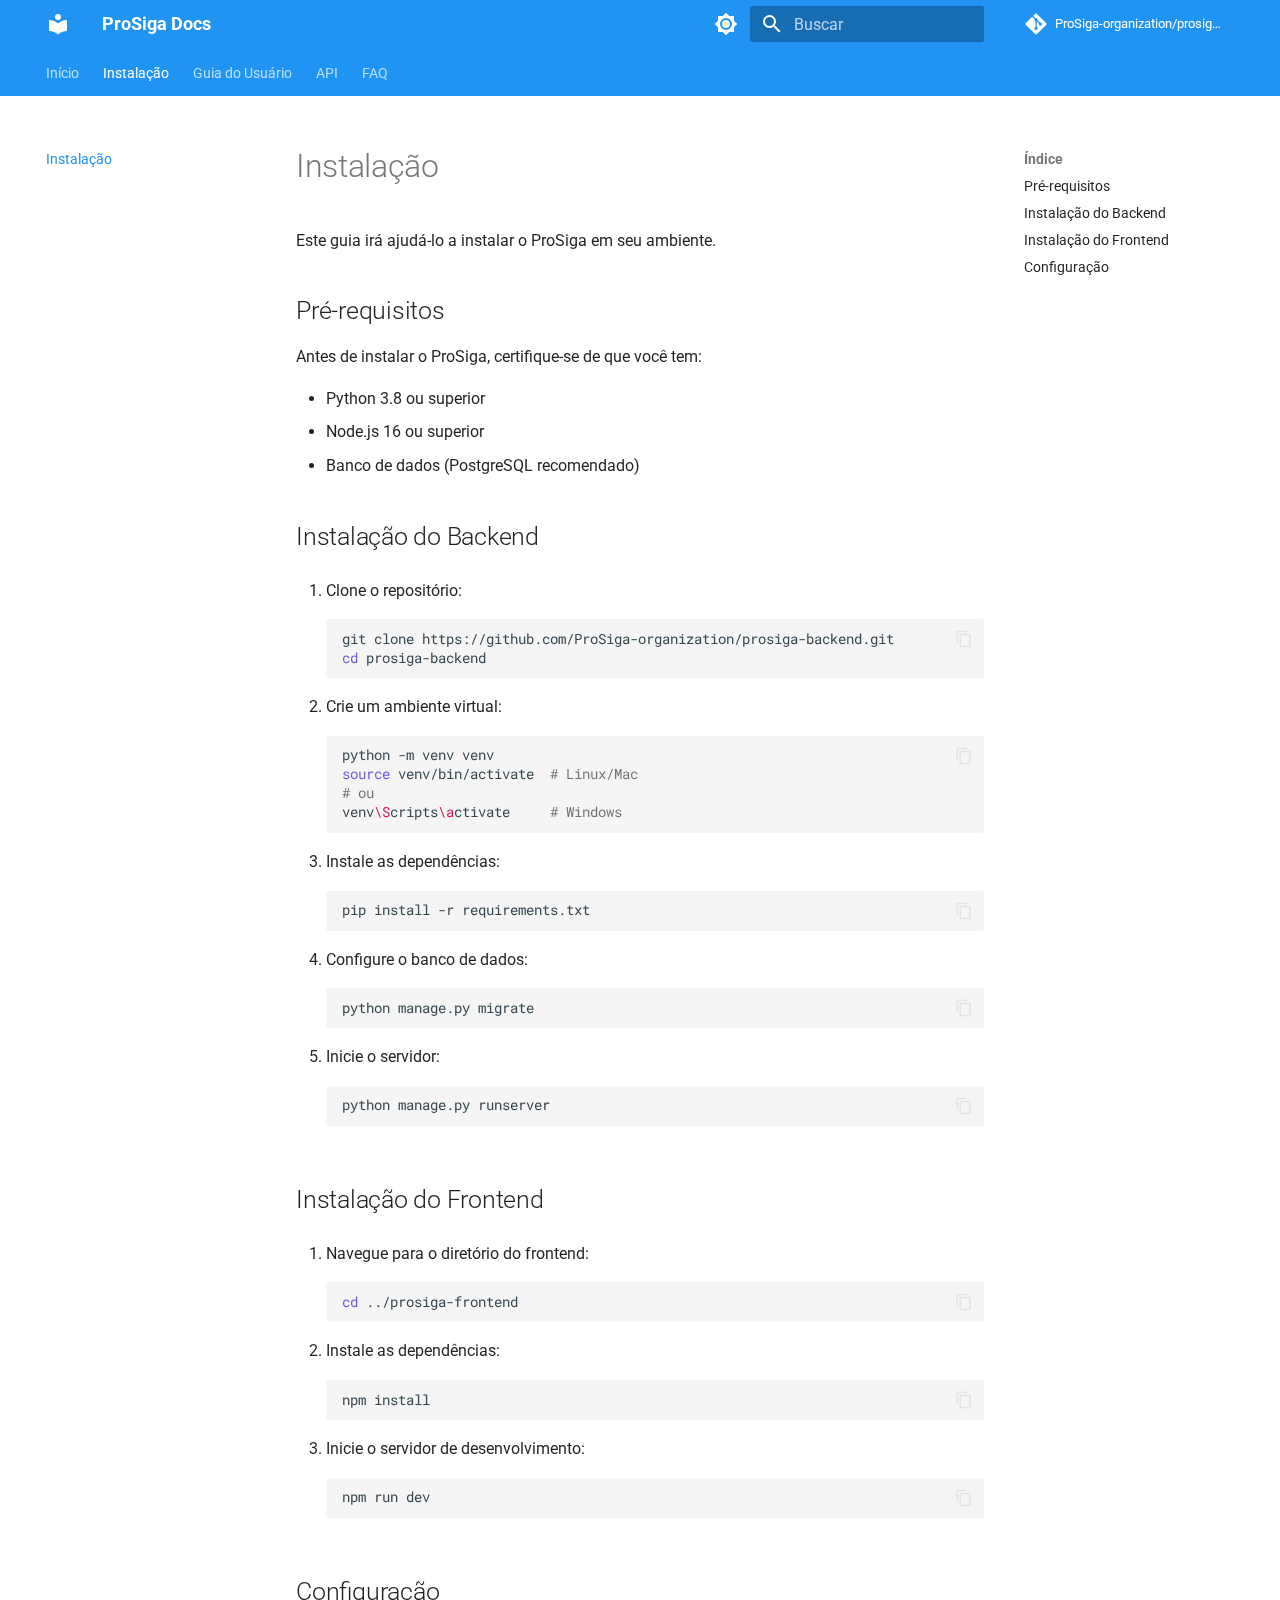
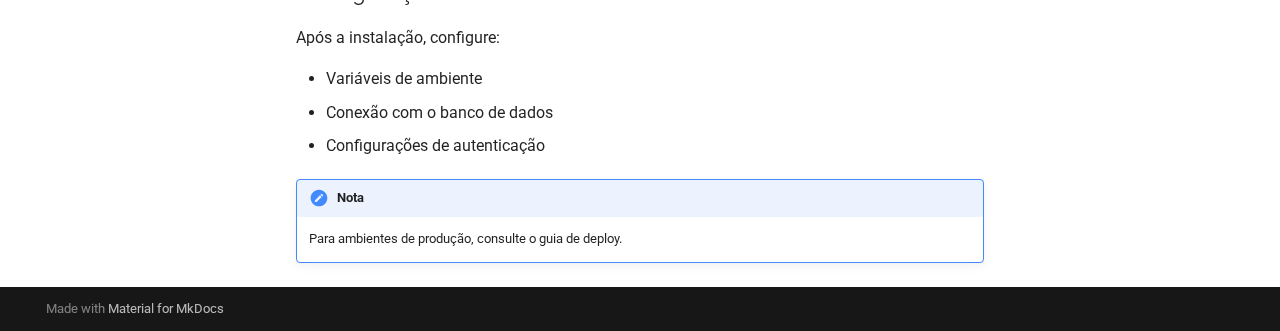
<file: instalacao/index.html>
<!doctype html>
<html lang="pt" class="no-js">
  <head>
    
      <meta charset="utf-8">
      <meta name="viewport" content="width=device-width,initial-scale=1">
      
        <meta name="description" content="Documentação do sistema ProSiga">
      
      
        <meta name="author" content="ProSiga Organization">
      
      
        <link rel="canonical" href="https://prosiga-organization.github.io/prosiga-docs/instalacao/">
      
      
        <link rel="prev" href="..">
      
      
        <link rel="next" href="../guia-usuario/">
      
      
      <link rel="icon" href="../assets/images/favicon.png">
      <meta name="generator" content="mkdocs-1.6.1, mkdocs-material-9.6.20">
    
    
      
        <title>Instalação - ProSiga Docs</title>
      
    
    
      <link rel="stylesheet" href="../assets/stylesheets/main.e53b48f4.min.css">
      
        
        <link rel="stylesheet" href="../assets/stylesheets/palette.06af60db.min.css">
      
      


    
    
      
    
    
      
        
        
        <link rel="preconnect" href="https://fonts.gstatic.com" crossorigin>
        <link rel="stylesheet" href="https://fonts.googleapis.com/css?family=Roboto:300,300i,400,400i,700,700i%7CRoboto+Mono:400,400i,700,700i&display=fallback">
        <style>:root{--md-text-font:"Roboto";--md-code-font:"Roboto Mono"}</style>
      
    
    
    <script>__md_scope=new URL("..",location),__md_hash=e=>[...e].reduce(((e,_)=>(e<<5)-e+_.charCodeAt(0)),0),__md_get=(e,_=localStorage,t=__md_scope)=>JSON.parse(_.getItem(t.pathname+"."+e)),__md_set=(e,_,t=localStorage,a=__md_scope)=>{try{t.setItem(a.pathname+"."+e,JSON.stringify(_))}catch(e){}}</script>
    
      

    
    
    
  </head>
  
  
    
    
      
    
    
    
    
    <body dir="ltr" data-md-color-scheme="default" data-md-color-primary="blue" data-md-color-accent="blue">
  
    
    <input class="md-toggle" data-md-toggle="drawer" type="checkbox" id="__drawer" autocomplete="off">
    <input class="md-toggle" data-md-toggle="search" type="checkbox" id="__search" autocomplete="off">
    <label class="md-overlay" for="__drawer"></label>
    <div data-md-component="skip">
      
        
        <a href="#instalacao" class="md-skip">
          Pular para conteúdo
        </a>
      
    </div>
    <div data-md-component="announce">
      
    </div>
    
    
      

<header class="md-header" data-md-component="header">
  <nav class="md-header__inner md-grid" aria-label="Cabeçalho">
    <a href=".." title="ProSiga Docs" class="md-header__button md-logo" aria-label="ProSiga Docs" data-md-component="logo">
      
  
  <svg xmlns="http://www.w3.org/2000/svg" viewBox="0 0 24 24"><path d="M12 8a3 3 0 0 0 3-3 3 3 0 0 0-3-3 3 3 0 0 0-3 3 3 3 0 0 0 3 3m0 3.54C9.64 9.35 6.5 8 3 8v11c3.5 0 6.64 1.35 9 3.54 2.36-2.19 5.5-3.54 9-3.54V8c-3.5 0-6.64 1.35-9 3.54"/></svg>

    </a>
    <label class="md-header__button md-icon" for="__drawer">
      
      <svg xmlns="http://www.w3.org/2000/svg" viewBox="0 0 24 24"><path d="M3 6h18v2H3zm0 5h18v2H3zm0 5h18v2H3z"/></svg>
    </label>
    <div class="md-header__title" data-md-component="header-title">
      <div class="md-header__ellipsis">
        <div class="md-header__topic">
          <span class="md-ellipsis">
            ProSiga Docs
          </span>
        </div>
        <div class="md-header__topic" data-md-component="header-topic">
          <span class="md-ellipsis">
            
              Instalação
            
          </span>
        </div>
      </div>
    </div>
    
      
        <form class="md-header__option" data-md-component="palette">
  
    
    
    
    <input class="md-option" data-md-color-media="" data-md-color-scheme="default" data-md-color-primary="blue" data-md-color-accent="blue"  aria-label="Mudar para modo escuro"  type="radio" name="__palette" id="__palette_0">
    
      <label class="md-header__button md-icon" title="Mudar para modo escuro" for="__palette_1" hidden>
        <svg xmlns="http://www.w3.org/2000/svg" viewBox="0 0 24 24"><path d="M12 8a4 4 0 0 0-4 4 4 4 0 0 0 4 4 4 4 0 0 0 4-4 4 4 0 0 0-4-4m0 10a6 6 0 0 1-6-6 6 6 0 0 1 6-6 6 6 0 0 1 6 6 6 6 0 0 1-6 6m8-9.31V4h-4.69L12 .69 8.69 4H4v4.69L.69 12 4 15.31V20h4.69L12 23.31 15.31 20H20v-4.69L23.31 12z"/></svg>
      </label>
    
  
    
    
    
    <input class="md-option" data-md-color-media="" data-md-color-scheme="slate" data-md-color-primary="blue" data-md-color-accent="blue"  aria-label="Mudar para modo claro"  type="radio" name="__palette" id="__palette_1">
    
      <label class="md-header__button md-icon" title="Mudar para modo claro" for="__palette_0" hidden>
        <svg xmlns="http://www.w3.org/2000/svg" viewBox="0 0 24 24"><path d="M12 18c-.89 0-1.74-.2-2.5-.55C11.56 16.5 13 14.42 13 12s-1.44-4.5-3.5-5.45C10.26 6.2 11.11 6 12 6a6 6 0 0 1 6 6 6 6 0 0 1-6 6m8-9.31V4h-4.69L12 .69 8.69 4H4v4.69L.69 12 4 15.31V20h4.69L12 23.31 15.31 20H20v-4.69L23.31 12z"/></svg>
      </label>
    
  
</form>
      
    
    
      <script>var palette=__md_get("__palette");if(palette&&palette.color){if("(prefers-color-scheme)"===palette.color.media){var media=matchMedia("(prefers-color-scheme: light)"),input=document.querySelector(media.matches?"[data-md-color-media='(prefers-color-scheme: light)']":"[data-md-color-media='(prefers-color-scheme: dark)']");palette.color.media=input.getAttribute("data-md-color-media"),palette.color.scheme=input.getAttribute("data-md-color-scheme"),palette.color.primary=input.getAttribute("data-md-color-primary"),palette.color.accent=input.getAttribute("data-md-color-accent")}for(var[key,value]of Object.entries(palette.color))document.body.setAttribute("data-md-color-"+key,value)}</script>
    
    
    
      
      
        <label class="md-header__button md-icon" for="__search">
          
          <svg xmlns="http://www.w3.org/2000/svg" viewBox="0 0 24 24"><path d="M9.5 3A6.5 6.5 0 0 1 16 9.5c0 1.61-.59 3.09-1.56 4.23l.27.27h.79l5 5-1.5 1.5-5-5v-.79l-.27-.27A6.52 6.52 0 0 1 9.5 16 6.5 6.5 0 0 1 3 9.5 6.5 6.5 0 0 1 9.5 3m0 2C7 5 5 7 5 9.5S7 14 9.5 14 14 12 14 9.5 12 5 9.5 5"/></svg>
        </label>
        <div class="md-search" data-md-component="search" role="dialog">
  <label class="md-search__overlay" for="__search"></label>
  <div class="md-search__inner" role="search">
    <form class="md-search__form" name="search">
      <input type="text" class="md-search__input" name="query" aria-label="Buscar" placeholder="Buscar" autocapitalize="off" autocorrect="off" autocomplete="off" spellcheck="false" data-md-component="search-query" required>
      <label class="md-search__icon md-icon" for="__search">
        
        <svg xmlns="http://www.w3.org/2000/svg" viewBox="0 0 24 24"><path d="M9.5 3A6.5 6.5 0 0 1 16 9.5c0 1.61-.59 3.09-1.56 4.23l.27.27h.79l5 5-1.5 1.5-5-5v-.79l-.27-.27A6.52 6.52 0 0 1 9.5 16 6.5 6.5 0 0 1 3 9.5 6.5 6.5 0 0 1 9.5 3m0 2C7 5 5 7 5 9.5S7 14 9.5 14 14 12 14 9.5 12 5 9.5 5"/></svg>
        
        <svg xmlns="http://www.w3.org/2000/svg" viewBox="0 0 24 24"><path d="M20 11v2H8l5.5 5.5-1.42 1.42L4.16 12l7.92-7.92L13.5 5.5 8 11z"/></svg>
      </label>
      <nav class="md-search__options" aria-label="Pesquisar">
        
        <button type="reset" class="md-search__icon md-icon" title="Limpar" aria-label="Limpar" tabindex="-1">
          
          <svg xmlns="http://www.w3.org/2000/svg" viewBox="0 0 24 24"><path d="M19 6.41 17.59 5 12 10.59 6.41 5 5 6.41 10.59 12 5 17.59 6.41 19 12 13.41 17.59 19 19 17.59 13.41 12z"/></svg>
        </button>
      </nav>
      
    </form>
    <div class="md-search__output">
      <div class="md-search__scrollwrap" tabindex="0" data-md-scrollfix>
        <div class="md-search-result" data-md-component="search-result">
          <div class="md-search-result__meta">
            Inicializando busca
          </div>
          <ol class="md-search-result__list" role="presentation"></ol>
        </div>
      </div>
    </div>
  </div>
</div>
      
    
    
      <div class="md-header__source">
        <a href="https://github.com/ProSiga-organization/prosiga-docs" title="Ir para repositório" class="md-source" data-md-component="source">
  <div class="md-source__icon md-icon">
    
    <svg xmlns="http://www.w3.org/2000/svg" viewBox="0 0 448 512"><!--! Font Awesome Free 7.0.0 by @fontawesome - https://fontawesome.com License - https://fontawesome.com/license/free (Icons: CC BY 4.0, Fonts: SIL OFL 1.1, Code: MIT License) Copyright 2025 Fonticons, Inc.--><path d="M439.6 236.1 244 40.5c-5.4-5.5-12.8-8.5-20.4-8.5s-15 3-20.4 8.4L162.5 81l51.5 51.5c27.1-9.1 52.7 16.8 43.4 43.7l49.7 49.7c34.2-11.8 61.2 31 35.5 56.7-26.5 26.5-70.2-2.9-56-37.3L240.3 199v121.9c25.3 12.5 22.3 41.8 9.1 55-6.4 6.4-15.2 10.1-24.3 10.1s-17.8-3.6-24.3-10.1c-17.6-17.6-11.1-46.9 11.2-56v-123c-20.8-8.5-24.6-30.7-18.6-45L142.6 101 8.5 235.1C3 240.6 0 247.9 0 255.5s3 15 8.5 20.4l195.6 195.7c5.4 5.4 12.7 8.4 20.4 8.4s15-3 20.4-8.4l194.7-194.7c5.4-5.4 8.4-12.8 8.4-20.4s-3-15-8.4-20.4"/></svg>
  </div>
  <div class="md-source__repository">
    ProSiga-organization/prosiga-docs
  </div>
</a>
      </div>
    
  </nav>
  
</header>
    
    <div class="md-container" data-md-component="container">
      
      
        
          
            
<nav class="md-tabs" aria-label="Abas" data-md-component="tabs">
  <div class="md-grid">
    <ul class="md-tabs__list">
      
        
  
  
  
  
    <li class="md-tabs__item">
      <a href=".." class="md-tabs__link">
        
  
  
    
  
  Início

      </a>
    </li>
  

      
        
  
  
  
    
  
  
    <li class="md-tabs__item md-tabs__item--active">
      <a href="./" class="md-tabs__link">
        
  
  
    
  
  Instalação

      </a>
    </li>
  

      
        
  
  
  
  
    <li class="md-tabs__item">
      <a href="../guia-usuario/" class="md-tabs__link">
        
  
  
    
  
  Guia do Usuário

      </a>
    </li>
  

      
        
  
  
  
  
    <li class="md-tabs__item">
      <a href="../api/" class="md-tabs__link">
        
  
  
    
  
  API

      </a>
    </li>
  

      
        
  
  
  
  
    <li class="md-tabs__item">
      <a href="../faq/" class="md-tabs__link">
        
  
  
    
  
  FAQ

      </a>
    </li>
  

      
    </ul>
  </div>
</nav>
          
        
      
      <main class="md-main" data-md-component="main">
        <div class="md-main__inner md-grid">
          
            
              
              <div class="md-sidebar md-sidebar--primary" data-md-component="sidebar" data-md-type="navigation" >
                <div class="md-sidebar__scrollwrap">
                  <div class="md-sidebar__inner">
                    


  


<nav class="md-nav md-nav--primary md-nav--lifted" aria-label="Navegação" data-md-level="0">
  <label class="md-nav__title" for="__drawer">
    <a href=".." title="ProSiga Docs" class="md-nav__button md-logo" aria-label="ProSiga Docs" data-md-component="logo">
      
  
  <svg xmlns="http://www.w3.org/2000/svg" viewBox="0 0 24 24"><path d="M12 8a3 3 0 0 0 3-3 3 3 0 0 0-3-3 3 3 0 0 0-3 3 3 3 0 0 0 3 3m0 3.54C9.64 9.35 6.5 8 3 8v11c3.5 0 6.64 1.35 9 3.54 2.36-2.19 5.5-3.54 9-3.54V8c-3.5 0-6.64 1.35-9 3.54"/></svg>

    </a>
    ProSiga Docs
  </label>
  
    <div class="md-nav__source">
      <a href="https://github.com/ProSiga-organization/prosiga-docs" title="Ir para repositório" class="md-source" data-md-component="source">
  <div class="md-source__icon md-icon">
    
    <svg xmlns="http://www.w3.org/2000/svg" viewBox="0 0 448 512"><!--! Font Awesome Free 7.0.0 by @fontawesome - https://fontawesome.com License - https://fontawesome.com/license/free (Icons: CC BY 4.0, Fonts: SIL OFL 1.1, Code: MIT License) Copyright 2025 Fonticons, Inc.--><path d="M439.6 236.1 244 40.5c-5.4-5.5-12.8-8.5-20.4-8.5s-15 3-20.4 8.4L162.5 81l51.5 51.5c27.1-9.1 52.7 16.8 43.4 43.7l49.7 49.7c34.2-11.8 61.2 31 35.5 56.7-26.5 26.5-70.2-2.9-56-37.3L240.3 199v121.9c25.3 12.5 22.3 41.8 9.1 55-6.4 6.4-15.2 10.1-24.3 10.1s-17.8-3.6-24.3-10.1c-17.6-17.6-11.1-46.9 11.2-56v-123c-20.8-8.5-24.6-30.7-18.6-45L142.6 101 8.5 235.1C3 240.6 0 247.9 0 255.5s3 15 8.5 20.4l195.6 195.7c5.4 5.4 12.7 8.4 20.4 8.4s15-3 20.4-8.4l194.7-194.7c5.4-5.4 8.4-12.8 8.4-20.4s-3-15-8.4-20.4"/></svg>
  </div>
  <div class="md-source__repository">
    ProSiga-organization/prosiga-docs
  </div>
</a>
    </div>
  
  <ul class="md-nav__list" data-md-scrollfix>
    
      
      
  
  
  
  
    <li class="md-nav__item">
      <a href=".." class="md-nav__link">
        
  
  
  <span class="md-ellipsis">
    Início
    
  </span>
  

      </a>
    </li>
  

    
      
      
  
  
    
  
  
  
    <li class="md-nav__item md-nav__item--active">
      
      <input class="md-nav__toggle md-toggle" type="checkbox" id="__toc">
      
      
        
      
      
        <label class="md-nav__link md-nav__link--active" for="__toc">
          
  
  
  <span class="md-ellipsis">
    Instalação
    
  </span>
  

          <span class="md-nav__icon md-icon"></span>
        </label>
      
      <a href="./" class="md-nav__link md-nav__link--active">
        
  
  
  <span class="md-ellipsis">
    Instalação
    
  </span>
  

      </a>
      
        

<nav class="md-nav md-nav--secondary" aria-label="Índice">
  
  
  
    
  
  
    <label class="md-nav__title" for="__toc">
      <span class="md-nav__icon md-icon"></span>
      Índice
    </label>
    <ul class="md-nav__list" data-md-component="toc" data-md-scrollfix>
      
        <li class="md-nav__item">
  <a href="#pre-requisitos" class="md-nav__link">
    <span class="md-ellipsis">
      Pré-requisitos
    </span>
  </a>
  
</li>
      
        <li class="md-nav__item">
  <a href="#instalacao-do-backend" class="md-nav__link">
    <span class="md-ellipsis">
      Instalação do Backend
    </span>
  </a>
  
</li>
      
        <li class="md-nav__item">
  <a href="#instalacao-do-frontend" class="md-nav__link">
    <span class="md-ellipsis">
      Instalação do Frontend
    </span>
  </a>
  
</li>
      
        <li class="md-nav__item">
  <a href="#configuracao" class="md-nav__link">
    <span class="md-ellipsis">
      Configuração
    </span>
  </a>
  
</li>
      
    </ul>
  
</nav>
      
    </li>
  

    
      
      
  
  
  
  
    <li class="md-nav__item">
      <a href="../guia-usuario/" class="md-nav__link">
        
  
  
  <span class="md-ellipsis">
    Guia do Usuário
    
  </span>
  

      </a>
    </li>
  

    
      
      
  
  
  
  
    <li class="md-nav__item">
      <a href="../api/" class="md-nav__link">
        
  
  
  <span class="md-ellipsis">
    API
    
  </span>
  

      </a>
    </li>
  

    
      
      
  
  
  
  
    <li class="md-nav__item">
      <a href="../faq/" class="md-nav__link">
        
  
  
  <span class="md-ellipsis">
    FAQ
    
  </span>
  

      </a>
    </li>
  

    
  </ul>
</nav>
                  </div>
                </div>
              </div>
            
            
              
              <div class="md-sidebar md-sidebar--secondary" data-md-component="sidebar" data-md-type="toc" >
                <div class="md-sidebar__scrollwrap">
                  <div class="md-sidebar__inner">
                    

<nav class="md-nav md-nav--secondary" aria-label="Índice">
  
  
  
    
  
  
    <label class="md-nav__title" for="__toc">
      <span class="md-nav__icon md-icon"></span>
      Índice
    </label>
    <ul class="md-nav__list" data-md-component="toc" data-md-scrollfix>
      
        <li class="md-nav__item">
  <a href="#pre-requisitos" class="md-nav__link">
    <span class="md-ellipsis">
      Pré-requisitos
    </span>
  </a>
  
</li>
      
        <li class="md-nav__item">
  <a href="#instalacao-do-backend" class="md-nav__link">
    <span class="md-ellipsis">
      Instalação do Backend
    </span>
  </a>
  
</li>
      
        <li class="md-nav__item">
  <a href="#instalacao-do-frontend" class="md-nav__link">
    <span class="md-ellipsis">
      Instalação do Frontend
    </span>
  </a>
  
</li>
      
        <li class="md-nav__item">
  <a href="#configuracao" class="md-nav__link">
    <span class="md-ellipsis">
      Configuração
    </span>
  </a>
  
</li>
      
    </ul>
  
</nav>
                  </div>
                </div>
              </div>
            
          
          
            <div class="md-content" data-md-component="content">
              <article class="md-content__inner md-typeset">
                
                  


  
  


<h1 id="instalacao">Instalação<a class="headerlink" href="#instalacao" title="Permanent link">&para;</a></h1>
<p>Este guia irá ajudá-lo a instalar o ProSiga em seu ambiente.</p>
<h2 id="pre-requisitos">Pré-requisitos<a class="headerlink" href="#pre-requisitos" title="Permanent link">&para;</a></h2>
<p>Antes de instalar o ProSiga, certifique-se de que você tem:</p>
<ul>
<li>Python 3.8 ou superior</li>
<li>Node.js 16 ou superior</li>
<li>Banco de dados (PostgreSQL recomendado)</li>
</ul>
<h2 id="instalacao-do-backend">Instalação do Backend<a class="headerlink" href="#instalacao-do-backend" title="Permanent link">&para;</a></h2>
<ol>
<li>
<p>Clone o repositório:
   <div class="highlight"><pre><span></span><code><a id="__codelineno-0-1" name="__codelineno-0-1" href="#__codelineno-0-1"></a>git<span class="w"> </span>clone<span class="w"> </span>https://github.com/ProSiga-organization/prosiga-backend.git
<a id="__codelineno-0-2" name="__codelineno-0-2" href="#__codelineno-0-2"></a><span class="nb">cd</span><span class="w"> </span>prosiga-backend
</code></pre></div></p>
</li>
<li>
<p>Crie um ambiente virtual:
   <div class="highlight"><pre><span></span><code><a id="__codelineno-1-1" name="__codelineno-1-1" href="#__codelineno-1-1"></a>python<span class="w"> </span>-m<span class="w"> </span>venv<span class="w"> </span>venv
<a id="__codelineno-1-2" name="__codelineno-1-2" href="#__codelineno-1-2"></a><span class="nb">source</span><span class="w"> </span>venv/bin/activate<span class="w">  </span><span class="c1"># Linux/Mac</span>
<a id="__codelineno-1-3" name="__codelineno-1-3" href="#__codelineno-1-3"></a><span class="c1"># ou</span>
<a id="__codelineno-1-4" name="__codelineno-1-4" href="#__codelineno-1-4"></a>venv<span class="se">\S</span>cripts<span class="se">\a</span>ctivate<span class="w">     </span><span class="c1"># Windows</span>
</code></pre></div></p>
</li>
<li>
<p>Instale as dependências:
   <div class="highlight"><pre><span></span><code><a id="__codelineno-2-1" name="__codelineno-2-1" href="#__codelineno-2-1"></a>pip<span class="w"> </span>install<span class="w"> </span>-r<span class="w"> </span>requirements.txt
</code></pre></div></p>
</li>
<li>
<p>Configure o banco de dados:
   <div class="highlight"><pre><span></span><code><a id="__codelineno-3-1" name="__codelineno-3-1" href="#__codelineno-3-1"></a>python<span class="w"> </span>manage.py<span class="w"> </span>migrate
</code></pre></div></p>
</li>
<li>
<p>Inicie o servidor:
   <div class="highlight"><pre><span></span><code><a id="__codelineno-4-1" name="__codelineno-4-1" href="#__codelineno-4-1"></a>python<span class="w"> </span>manage.py<span class="w"> </span>runserver
</code></pre></div></p>
</li>
</ol>
<h2 id="instalacao-do-frontend">Instalação do Frontend<a class="headerlink" href="#instalacao-do-frontend" title="Permanent link">&para;</a></h2>
<ol>
<li>
<p>Navegue para o diretório do frontend:
   <div class="highlight"><pre><span></span><code><a id="__codelineno-5-1" name="__codelineno-5-1" href="#__codelineno-5-1"></a><span class="nb">cd</span><span class="w"> </span>../prosiga-frontend
</code></pre></div></p>
</li>
<li>
<p>Instale as dependências:
   <div class="highlight"><pre><span></span><code><a id="__codelineno-6-1" name="__codelineno-6-1" href="#__codelineno-6-1"></a>npm<span class="w"> </span>install
</code></pre></div></p>
</li>
<li>
<p>Inicie o servidor de desenvolvimento:
   <div class="highlight"><pre><span></span><code><a id="__codelineno-7-1" name="__codelineno-7-1" href="#__codelineno-7-1"></a>npm<span class="w"> </span>run<span class="w"> </span>dev
</code></pre></div></p>
</li>
</ol>
<h2 id="configuracao">Configuração<a class="headerlink" href="#configuracao" title="Permanent link">&para;</a></h2>
<p>Após a instalação, configure:</p>
<ul>
<li>Variáveis de ambiente</li>
<li>Conexão com o banco de dados</li>
<li>Configurações de autenticação</li>
</ul>
<div class="admonition note">
<p class="admonition-title">Nota</p>
<p>Para ambientes de produção, consulte o guia de deploy.</p>
</div>












                
              </article>
            </div>
          
          
<script>var target=document.getElementById(location.hash.slice(1));target&&target.name&&(target.checked=target.name.startsWith("__tabbed_"))</script>
        </div>
        
          <button type="button" class="md-top md-icon" data-md-component="top" hidden>
  
  <svg xmlns="http://www.w3.org/2000/svg" viewBox="0 0 24 24"><path d="M13 20h-2V8l-5.5 5.5-1.42-1.42L12 4.16l7.92 7.92-1.42 1.42L13 8z"/></svg>
  Voltar para o topo
</button>
        
      </main>
      
        <footer class="md-footer">
  
  <div class="md-footer-meta md-typeset">
    <div class="md-footer-meta__inner md-grid">
      <div class="md-copyright">
  
  
    Made with
    <a href="https://squidfunk.github.io/mkdocs-material/" target="_blank" rel="noopener">
      Material for MkDocs
    </a>
  
</div>
      
    </div>
  </div>
</footer>
      
    </div>
    <div class="md-dialog" data-md-component="dialog">
      <div class="md-dialog__inner md-typeset"></div>
    </div>
    
    
    
      
      <script id="__config" type="application/json">{"base": "..", "features": ["navigation.tabs", "navigation.sections", "navigation.expand", "navigation.path", "navigation.top", "search.highlight", "content.code.copy"], "search": "../assets/javascripts/workers/search.973d3a69.min.js", "tags": null, "translations": {"clipboard.copied": "Copiado para \u00e1rea de transfer\u00eancia", "clipboard.copy": "Copiar para \u00e1rea de transfer\u00eancia", "search.result.more.one": "mais 1 nesta p\u00e1gina", "search.result.more.other": "# mais nesta p\u00e1gina", "search.result.none": "Nenhum documento encontrado", "search.result.one": "1 documento encontrado", "search.result.other": "# documentos encontrados", "search.result.placeholder": "Digite para iniciar a busca", "search.result.term.missing": "Ausente", "select.version": "Selecione a vers\u00e3o"}, "version": null}</script>
    
    
      <script src="../assets/javascripts/bundle.f55a23d4.min.js"></script>
      
    
  </body>
</html>
</file>
<file: assets/stylesheets/main.e53b48f4.min.css>
@charset "UTF-8";html{-webkit-text-size-adjust:none;-moz-text-size-adjust:none;text-size-adjust:none;box-sizing:border-box}*,:after,:before{box-sizing:inherit}@media (prefers-reduced-motion){*,:after,:before{transition:none!important}}body{margin:0}a,button,input,label{-webkit-tap-highlight-color:transparent}a{color:inherit;text-decoration:none}hr{border:0;box-sizing:initial;display:block;height:.05rem;overflow:visible;padding:0}small{font-size:80%}sub,sup{line-height:1em}img{border-style:none}table{border-collapse:initial;border-spacing:0}td,th{font-weight:400;vertical-align:top}button{background:#0000;border:0;font-family:inherit;font-size:inherit;margin:0;padding:0}input{border:0;outline:none}:root{--md-primary-fg-color:#4051b5;--md-primary-fg-color--light:#5d6cc0;--md-primary-fg-color--dark:#303fa1;--md-primary-bg-color:#fff;--md-primary-bg-color--light:#ffffffb3;--md-accent-fg-color:#526cfe;--md-accent-fg-color--transparent:#526cfe1a;--md-accent-bg-color:#fff;--md-accent-bg-color--light:#ffffffb3}[data-md-color-scheme=default]{color-scheme:light}[data-md-color-scheme=default] img[src$="#gh-dark-mode-only"],[data-md-color-scheme=default] img[src$="#only-dark"]{display:none}:root,[data-md-color-scheme=default]{--md-hue:225deg;--md-default-fg-color:#000000de;--md-default-fg-color--light:#0000008a;--md-default-fg-color--lighter:#00000052;--md-default-fg-color--lightest:#00000012;--md-default-bg-color:#fff;--md-default-bg-color--light:#ffffffb3;--md-default-bg-color--lighter:#ffffff4d;--md-default-bg-color--lightest:#ffffff1f;--md-code-fg-color:#36464e;--md-code-bg-color:#f5f5f5;--md-code-hl-color:#4287ff;--md-code-hl-color--light:#4287ff1a;--md-code-hl-number-color:#d52a2a;--md-code-hl-special-color:#db1457;--md-code-hl-function-color:#a846b9;--md-code-hl-constant-color:#6e59d9;--md-code-hl-keyword-color:#3f6ec6;--md-code-hl-string-color:#1c7d4d;--md-code-hl-name-color:var(--md-code-fg-color);--md-code-hl-operator-color:var(--md-default-fg-color--light);--md-code-hl-punctuation-color:var(--md-default-fg-color--light);--md-code-hl-comment-color:var(--md-default-fg-color--light);--md-code-hl-generic-color:var(--md-default-fg-color--light);--md-code-hl-variable-color:var(--md-default-fg-color--light);--md-typeset-color:var(--md-default-fg-color);--md-typeset-a-color:var(--md-primary-fg-color);--md-typeset-del-color:#f5503d26;--md-typeset-ins-color:#0bd57026;--md-typeset-kbd-color:#fafafa;--md-typeset-kbd-accent-color:#fff;--md-typeset-kbd-border-color:#b8b8b8;--md-typeset-mark-color:#ffff0080;--md-typeset-table-color:#0000001f;--md-typeset-table-color--light:rgba(0,0,0,.035);--md-admonition-fg-color:var(--md-default-fg-color);--md-admonition-bg-color:var(--md-default-bg-color);--md-warning-fg-color:#000000de;--md-warning-bg-color:#ff9;--md-footer-fg-color:#fff;--md-footer-fg-color--light:#ffffffb3;--md-footer-fg-color--lighter:#ffffff73;--md-footer-bg-color:#000000de;--md-footer-bg-color--dark:#00000052;--md-shadow-z1:0 0.2rem 0.5rem #0000000d,0 0 0.05rem #0000001a;--md-shadow-z2:0 0.2rem 0.5rem #0000001a,0 0 0.05rem #00000040;--md-shadow-z3:0 0.2rem 0.5rem #0003,0 0 0.05rem #00000059}.md-icon svg{fill:currentcolor;display:block;height:1.2rem;width:1.2rem}body{-webkit-font-smoothing:antialiased;-moz-osx-font-smoothing:grayscale;--md-text-font-family:var(--md-text-font,_),-apple-system,BlinkMacSystemFont,Helvetica,Arial,sans-serif;--md-code-font-family:var(--md-code-font,_),SFMono-Regular,Consolas,Menlo,monospace}aside,body,input{font-feature-settings:"kern","liga";color:var(--md-typeset-color);font-family:var(--md-text-font-family)}code,kbd,pre{font-feature-settings:"kern";font-family:var(--md-code-font-family)}:root{--md-typeset-table-sort-icon:url('data:image/svg+xml;charset=utf-8,<svg xmlns="http://www.w3.org/2000/svg" viewBox="0 0 24 24"><path d="m18 21-4-4h3V7h-3l4-4 4 4h-3v10h3M2 19v-2h10v2M2 13v-2h7v2M2 7V5h4v2z"/></svg>');--md-typeset-table-sort-icon--asc:url('data:image/svg+xml;charset=utf-8,<svg xmlns="http://www.w3.org/2000/svg" viewBox="0 0 24 24"><path d="M19 17h3l-4 4-4-4h3V3h2M2 17h10v2H2M6 5v2H2V5m0 6h7v2H2z"/></svg>');--md-typeset-table-sort-icon--desc:url('data:image/svg+xml;charset=utf-8,<svg xmlns="http://www.w3.org/2000/svg" viewBox="0 0 24 24"><path d="M19 7h3l-4-4-4 4h3v14h2M2 17h10v2H2M6 5v2H2V5m0 6h7v2H2z"/></svg>')}.md-typeset{-webkit-print-color-adjust:exact;color-adjust:exact;font-size:.8rem;line-height:1.6;overflow-wrap:break-word}@media print{.md-typeset{font-size:.68rem}}.md-typeset blockquote,.md-typeset dl,.md-typeset figure,.md-typeset ol,.md-typeset pre,.md-typeset ul{margin-bottom:1em;margin-top:1em}.md-typeset h1{color:var(--md-default-fg-color--light);font-size:2em;line-height:1.3;margin:0 0 1.25em}.md-typeset h1,.md-typeset h2{font-weight:300;letter-spacing:-.01em}.md-typeset h2{font-size:1.5625em;line-height:1.4;margin:1.6em 0 .64em}.md-typeset h3{font-size:1.25em;font-weight:400;letter-spacing:-.01em;line-height:1.5;margin:1.6em 0 .8em}.md-typeset h2+h3{margin-top:.8em}.md-typeset h4{font-weight:700;letter-spacing:-.01em;margin:1em 0}.md-typeset h5,.md-typeset h6{color:var(--md-default-fg-color--light);font-size:.8em;font-weight:700;letter-spacing:-.01em;margin:1.25em 0}.md-typeset h5{text-transform:uppercase}.md-typeset h5 code{text-transform:none}.md-typeset hr{border-bottom:.05rem solid var(--md-default-fg-color--lightest);display:flow-root;margin:1.5em 0}.md-typeset a{color:var(--md-typeset-a-color);word-break:break-word}.md-typeset a,.md-typeset a:before{transition:color 125ms}.md-typeset a:focus,.md-typeset a:hover{color:var(--md-accent-fg-color)}.md-typeset a:focus code,.md-typeset a:hover code{background-color:var(--md-accent-fg-color--transparent)}.md-typeset a code{color:currentcolor;transition:background-color 125ms}.md-typeset a.focus-visible{outline-color:var(--md-accent-fg-color);outline-offset:.2rem}.md-typeset code,.md-typeset kbd,.md-typeset pre{color:var(--md-code-fg-color);direction:ltr;font-variant-ligatures:none}@media print{.md-typeset code,.md-typeset kbd,.md-typeset pre{white-space:pre-wrap}}.md-typeset code{background-color:var(--md-code-bg-color);border-radius:.1rem;-webkit-box-decoration-break:clone;box-decoration-break:clone;font-size:.85em;padding:0 .2941176471em;word-break:break-word}.md-typeset code:not(.focus-visible){-webkit-tap-highlight-color:transparent;outline:none}.md-typeset pre{display:flow-root;line-height:1.4;position:relative}.md-typeset pre>code{-webkit-box-decoration-break:slice;box-decoration-break:slice;box-shadow:none;display:block;margin:0;outline-color:var(--md-accent-fg-color);overflow:auto;padding:.7720588235em 1.1764705882em;scrollbar-color:var(--md-default-fg-color--lighter) #0000;scrollbar-width:thin;touch-action:auto;word-break:normal}.md-typeset pre>code:hover{scrollbar-color:var(--md-accent-fg-color) #0000}.md-typeset pre>code::-webkit-scrollbar{height:.2rem;width:.2rem}.md-typeset pre>code::-webkit-scrollbar-thumb{background-color:var(--md-default-fg-color--lighter)}.md-typeset pre>code::-webkit-scrollbar-thumb:hover{background-color:var(--md-accent-fg-color)}.md-typeset kbd{background-color:var(--md-typeset-kbd-color);border-radius:.1rem;box-shadow:0 .1rem 0 .05rem var(--md-typeset-kbd-border-color),0 .1rem 0 var(--md-typeset-kbd-border-color),0 -.1rem .2rem var(--md-typeset-kbd-accent-color) inset;color:var(--md-default-fg-color);display:inline-block;font-size:.75em;padding:0 .6666666667em;vertical-align:text-top;word-break:break-word}.md-typeset mark{background-color:var(--md-typeset-mark-color);-webkit-box-decoration-break:clone;box-decoration-break:clone;color:inherit;word-break:break-word}.md-typeset abbr{border-bottom:.05rem dotted var(--md-default-fg-color--light);cursor:help;text-decoration:none}.md-typeset small{opacity:.75}[dir=ltr] .md-typeset sub,[dir=ltr] .md-typeset sup{margin-left:.078125em}[dir=rtl] .md-typeset sub,[dir=rtl] .md-typeset sup{margin-right:.078125em}[dir=ltr] .md-typeset blockquote{padding-left:.6rem}[dir=rtl] .md-typeset blockquote{padding-right:.6rem}[dir=ltr] .md-typeset blockquote{border-left:.2rem solid var(--md-default-fg-color--lighter)}[dir=rtl] .md-typeset blockquote{border-right:.2rem solid var(--md-default-fg-color--lighter)}.md-typeset blockquote{color:var(--md-default-fg-color--light);margin-left:0;margin-right:0}.md-typeset ul{list-style-type:disc}.md-typeset ul[type]{list-style-type:revert-layer}[dir=ltr] .md-typeset ol,[dir=ltr] .md-typeset ul{margin-left:.625em}[dir=rtl] .md-typeset ol,[dir=rtl] .md-typeset ul{margin-right:.625em}.md-typeset ol,.md-typeset ul{padding:0}.md-typeset ol:not([hidden]),.md-typeset ul:not([hidden]){display:flow-root}.md-typeset ol ol,.md-typeset ul ol{list-style-type:lower-alpha}.md-typeset ol ol ol,.md-typeset ul ol ol{list-style-type:lower-roman}.md-typeset ol ol ol ol,.md-typeset ul ol ol ol{list-style-type:upper-alpha}.md-typeset ol ol ol ol ol,.md-typeset ul ol ol ol ol{list-style-type:upper-roman}.md-typeset ol[type],.md-typeset ul[type]{list-style-type:revert-layer}[dir=ltr] .md-typeset ol li,[dir=ltr] .md-typeset ul li{margin-left:1.25em}[dir=rtl] .md-typeset ol li,[dir=rtl] .md-typeset ul li{margin-right:1.25em}.md-typeset ol li,.md-typeset ul li{margin-bottom:.5em}.md-typeset ol li blockquote,.md-typeset ol li p,.md-typeset ul li blockquote,.md-typeset ul li p{margin:.5em 0}.md-typeset ol li:last-child,.md-typeset ul li:last-child{margin-bottom:0}[dir=ltr] .md-typeset ol li ol,[dir=ltr] .md-typeset ol li ul,[dir=ltr] .md-typeset ul li ol,[dir=ltr] .md-typeset ul li ul{margin-left:.625em}[dir=rtl] .md-typeset ol li ol,[dir=rtl] .md-typeset ol li ul,[dir=rtl] .md-typeset ul li ol,[dir=rtl] .md-typeset ul li ul{margin-right:.625em}.md-typeset ol li ol,.md-typeset ol li ul,.md-typeset ul li ol,.md-typeset ul li ul{margin-bottom:.5em;margin-top:.5em}[dir=ltr] .md-typeset dd{margin-left:1.875em}[dir=rtl] .md-typeset dd{margin-right:1.875em}.md-typeset dd{margin-bottom:1.5em;margin-top:1em}.md-typeset img,.md-typeset svg,.md-typeset video{height:auto;max-width:100%}.md-typeset img[align=left]{margin:1em 1em 1em 0}.md-typeset img[align=right]{margin:1em 0 1em 1em}.md-typeset img[align]:only-child{margin-top:0}.md-typeset figure{display:flow-root;margin:1em auto;max-width:100%;text-align:center;width:-moz-fit-content;width:fit-content}.md-typeset figure img{display:block;margin:0 auto}.md-typeset figcaption{font-style:italic;margin:1em auto;max-width:24rem}.md-typeset iframe{max-width:100%}.md-typeset table:not([class]){background-color:var(--md-default-bg-color);border:.05rem solid var(--md-typeset-table-color);border-radius:.1rem;display:inline-block;font-size:.64rem;max-width:100%;overflow:auto;touch-action:auto}@media print{.md-typeset table:not([class]){display:table}}.md-typeset table:not([class])+*{margin-top:1.5em}.md-typeset table:not([class]) td>:first-child,.md-typeset table:not([class]) th>:first-child{margin-top:0}.md-typeset table:not([class]) td>:last-child,.md-typeset table:not([class]) th>:last-child{margin-bottom:0}.md-typeset table:not([class]) td:not([align]),.md-typeset table:not([class]) th:not([align]){text-align:left}[dir=rtl] .md-typeset table:not([class]) td:not([align]),[dir=rtl] .md-typeset table:not([class]) th:not([align]){text-align:right}.md-typeset table:not([class]) th{font-weight:700;min-width:5rem;padding:.9375em 1.25em;vertical-align:top}.md-typeset table:not([class]) td{border-top:.05rem solid var(--md-typeset-table-color);padding:.9375em 1.25em;vertical-align:top}.md-typeset table:not([class]) tbody tr{transition:background-color 125ms}.md-typeset table:not([class]) tbody tr:hover{background-color:var(--md-typeset-table-color--light);box-shadow:0 .05rem 0 var(--md-default-bg-color) inset}.md-typeset table:not([class]) a{word-break:normal}.md-typeset table th[role=columnheader]{cursor:pointer}[dir=ltr] .md-typeset table th[role=columnheader]:after{margin-left:.5em}[dir=rtl] .md-typeset table th[role=columnheader]:after{margin-right:.5em}.md-typeset table th[role=columnheader]:after{content:"";display:inline-block;height:1.2em;-webkit-mask-image:var(--md-typeset-table-sort-icon);mask-image:var(--md-typeset-table-sort-icon);-webkit-mask-repeat:no-repeat;mask-repeat:no-repeat;-webkit-mask-size:contain;mask-size:contain;transition:background-color 125ms;vertical-align:text-bottom;width:1.2em}.md-typeset table th[role=columnheader]:hover:after{background-color:var(--md-default-fg-color--lighter)}.md-typeset table th[role=columnheader][aria-sort=ascending]:after{background-color:var(--md-default-fg-color--light);-webkit-mask-image:var(--md-typeset-table-sort-icon--asc);mask-image:var(--md-typeset-table-sort-icon--asc)}.md-typeset table th[role=columnheader][aria-sort=descending]:after{background-color:var(--md-default-fg-color--light);-webkit-mask-image:var(--md-typeset-table-sort-icon--desc);mask-image:var(--md-typeset-table-sort-icon--desc)}.md-typeset__scrollwrap{margin:1em -.8rem;overflow-x:auto;touch-action:auto}.md-typeset__table{display:inline-block;margin-bottom:.5em;padding:0 .8rem}@media print{.md-typeset__table{display:block}}html .md-typeset__table table{display:table;margin:0;overflow:hidden;width:100%}@media screen and (max-width:44.984375em){.md-content__inner>pre{margin:1em -.8rem}.md-content__inner>pre code{border-radius:0}}.md-typeset .md-author{border-radius:100%;display:block;flex-shrink:0;height:1.6rem;overflow:hidden;position:relative;transition:color 125ms,transform 125ms;width:1.6rem}.md-typeset .md-author img{display:block}.md-typeset .md-author--more{background:var(--md-default-fg-color--lightest);color:var(--md-default-fg-color--lighter);font-size:.6rem;font-weight:700;line-height:1.6rem;text-align:center}.md-typeset .md-author--long{height:2.4rem;width:2.4rem}.md-typeset a.md-author{transform:scale(1)}.md-typeset a.md-author img{border-radius:100%;filter:grayscale(100%) opacity(75%);transition:filter 125ms}.md-typeset a.md-author:focus,.md-typeset a.md-author:hover{transform:scale(1.1);z-index:1}.md-typeset a.md-author:focus img,.md-typeset a.md-author:hover img{filter:grayscale(0)}.md-banner{background-color:var(--md-footer-bg-color);color:var(--md-footer-fg-color);overflow:auto}@media print{.md-banner{display:none}}.md-banner--warning{background-color:var(--md-warning-bg-color);color:var(--md-warning-fg-color)}.md-banner__inner{font-size:.7rem;margin:.6rem auto;padding:0 .8rem}[dir=ltr] .md-banner__button{float:right}[dir=rtl] .md-banner__button{float:left}.md-banner__button{color:inherit;cursor:pointer;transition:opacity .25s}.no-js .md-banner__button{display:none}.md-banner__button:hover{opacity:.7}html{font-size:125%;height:100%;overflow-x:hidden}@media screen and (min-width:100em){html{font-size:137.5%}}@media screen and (min-width:125em){html{font-size:150%}}body{background-color:var(--md-default-bg-color);display:flex;flex-direction:column;font-size:.5rem;min-height:100%;position:relative;width:100%}@media print{body{display:block}}@media screen and (max-width:59.984375em){body[data-md-scrolllock]{position:fixed}}.md-grid{margin-left:auto;margin-right:auto;max-width:61rem}.md-container{display:flex;flex-direction:column;flex-grow:1}@media print{.md-container{display:block}}.md-main{flex-grow:1}.md-main__inner{display:flex;height:100%;margin-top:1.5rem}.md-ellipsis{overflow:hidden;text-overflow:ellipsis}.md-toggle{display:none}.md-option{height:0;opacity:0;position:absolute;width:0}.md-option:checked+label:not([hidden]){display:block}.md-option.focus-visible+label{outline-color:var(--md-accent-fg-color);outline-style:auto}.md-skip{background-color:var(--md-default-fg-color);border-radius:.1rem;color:var(--md-default-bg-color);font-size:.64rem;margin:.5rem;opacity:0;outline-color:var(--md-accent-fg-color);padding:.3rem .5rem;position:fixed;transform:translateY(.4rem);z-index:-1}.md-skip:focus{opacity:1;transform:translateY(0);transition:transform .25s cubic-bezier(.4,0,.2,1),opacity 175ms 75ms;z-index:10}@page{margin:25mm}:root{--md-clipboard-icon:url('data:image/svg+xml;charset=utf-8,<svg xmlns="http://www.w3.org/2000/svg" viewBox="0 0 24 24"><path d="M19 21H8V7h11m0-2H8a2 2 0 0 0-2 2v14a2 2 0 0 0 2 2h11a2 2 0 0 0 2-2V7a2 2 0 0 0-2-2m-3-4H4a2 2 0 0 0-2 2v14h2V3h12z"/></svg>')}.md-clipboard{border-radius:.1rem;color:var(--md-default-fg-color--lightest);cursor:pointer;height:1.5em;outline-color:var(--md-accent-fg-color);outline-offset:.1rem;position:absolute;right:.5em;top:.5em;transition:color .25s;width:1.5em;z-index:1}@media print{.md-clipboard{display:none}}.md-clipboard:not(.focus-visible){-webkit-tap-highlight-color:transparent;outline:none}:hover>.md-clipboard{color:var(--md-default-fg-color--light)}.md-clipboard:focus,.md-clipboard:hover{color:var(--md-accent-fg-color)}.md-clipboard:after{background-color:currentcolor;content:"";display:block;height:1.125em;margin:0 auto;-webkit-mask-image:var(--md-clipboard-icon);mask-image:var(--md-clipboard-icon);-webkit-mask-position:center;mask-position:center;-webkit-mask-repeat:no-repeat;mask-repeat:no-repeat;-webkit-mask-size:contain;mask-size:contain;width:1.125em}.md-clipboard--inline{cursor:pointer}.md-clipboard--inline code{transition:color .25s,background-color .25s}.md-clipboard--inline:focus code,.md-clipboard--inline:hover code{background-color:var(--md-accent-fg-color--transparent);color:var(--md-accent-fg-color)}.md-typeset .md-code__content{display:grid}@keyframes consent{0%{opacity:0;transform:translateY(100%)}to{opacity:1;transform:translateY(0)}}@keyframes overlay{0%{opacity:0}to{opacity:1}}.md-consent__overlay{animation:overlay .25s both;-webkit-backdrop-filter:blur(.1rem);backdrop-filter:blur(.1rem);background-color:#0000008a;height:100%;opacity:1;position:fixed;top:0;width:100%;z-index:5}.md-consent__inner{animation:consent .5s cubic-bezier(.1,.7,.1,1) both;background-color:var(--md-default-bg-color);border:0;border-radius:.1rem;bottom:0;box-shadow:0 0 .2rem #0000001a,0 .2rem .4rem #0003;max-height:100%;overflow:auto;padding:0;position:fixed;width:100%;z-index:5}.md-consent__form{padding:.8rem}.md-consent__settings{display:none;margin:1em 0}input:checked+.md-consent__settings{display:block}.md-consent__controls{margin-bottom:.8rem}.md-typeset .md-consent__controls .md-button{display:inline}@media screen and (max-width:44.984375em){.md-typeset .md-consent__controls .md-button{display:block;margin-top:.4rem;text-align:center;width:100%}}.md-consent label{cursor:pointer}.md-content{flex-grow:1;min-width:0}.md-content__inner{margin:0 .8rem 1.2rem;padding-top:.6rem}@media screen and (min-width:76.25em){[dir=ltr] .md-sidebar--primary:not([hidden])~.md-content>.md-content__inner{margin-left:1.2rem}[dir=ltr] .md-sidebar--secondary:not([hidden])~.md-content>.md-content__inner,[dir=rtl] .md-sidebar--primary:not([hidden])~.md-content>.md-content__inner{margin-right:1.2rem}[dir=rtl] .md-sidebar--secondary:not([hidden])~.md-content>.md-content__inner{margin-left:1.2rem}}.md-content__inner:before{content:"";display:block;height:.4rem}.md-content__inner>:last-child{margin-bottom:0}[dir=ltr] .md-content__button{float:right}[dir=rtl] .md-content__button{float:left}[dir=ltr] .md-content__button{margin-left:.4rem}[dir=rtl] .md-content__button{margin-right:.4rem}.md-content__button{margin:.4rem 0;padding:0}@media print{.md-content__button{display:none}}.md-typeset .md-content__button{color:var(--md-default-fg-color--lighter)}.md-content__button svg{display:inline;vertical-align:top}[dir=rtl] .md-content__button svg{transform:scaleX(-1)}[dir=ltr] .md-dialog{right:.8rem}[dir=rtl] .md-dialog{left:.8rem}.md-dialog{background-color:var(--md-default-fg-color);border-radius:.1rem;bottom:.8rem;box-shadow:var(--md-shadow-z3);min-width:11.1rem;opacity:0;padding:.4rem .6rem;pointer-events:none;position:fixed;transform:translateY(100%);transition:transform 0ms .4s,opacity .4s;z-index:4}@media print{.md-dialog{display:none}}.md-dialog--active{opacity:1;pointer-events:auto;transform:translateY(0);transition:transform .4s cubic-bezier(.075,.85,.175,1),opacity .4s}.md-dialog__inner{color:var(--md-default-bg-color);font-size:.7rem}.md-feedback{margin:2em 0 1em;text-align:center}.md-feedback fieldset{border:none;margin:0;padding:0}.md-feedback__title{font-weight:700;margin:1em auto}.md-feedback__inner{position:relative}.md-feedback__list{display:flex;flex-wrap:wrap;place-content:baseline center;position:relative}.md-feedback__list:hover .md-icon:not(:disabled){color:var(--md-default-fg-color--lighter)}:disabled .md-feedback__list{min-height:1.8rem}.md-feedback__icon{color:var(--md-default-fg-color--light);cursor:pointer;flex-shrink:0;margin:0 .1rem;transition:color 125ms}.md-feedback__icon:not(:disabled).md-icon:hover{color:var(--md-accent-fg-color)}.md-feedback__icon:disabled{color:var(--md-default-fg-color--lightest);pointer-events:none}.md-feedback__note{opacity:0;position:relative;transform:translateY(.4rem);transition:transform .4s cubic-bezier(.1,.7,.1,1),opacity .15s}.md-feedback__note>*{margin:0 auto;max-width:16rem}:disabled .md-feedback__note{opacity:1;transform:translateY(0)}@media print{.md-feedback{display:none}}.md-footer{background-color:var(--md-footer-bg-color);color:var(--md-footer-fg-color)}@media print{.md-footer{display:none}}.md-footer__inner{justify-content:space-between;overflow:auto;padding:.2rem}.md-footer__inner:not([hidden]){display:flex}.md-footer__link{align-items:end;display:flex;flex-grow:0.01;margin-bottom:.4rem;margin-top:1rem;max-width:100%;outline-color:var(--md-accent-fg-color);overflow:hidden;transition:opacity .25s}.md-footer__link:focus,.md-footer__link:hover{opacity:.7}[dir=rtl] .md-footer__link svg{transform:scaleX(-1)}@media screen and (max-width:44.984375em){.md-footer__link--prev{flex-shrink:0}.md-footer__link--prev .md-footer__title{display:none}}[dir=ltr] .md-footer__link--next{margin-left:auto}[dir=rtl] .md-footer__link--next{margin-right:auto}.md-footer__link--next{text-align:right}[dir=rtl] .md-footer__link--next{text-align:left}.md-footer__title{flex-grow:1;font-size:.9rem;margin-bottom:.7rem;max-width:calc(100% - 2.4rem);padding:0 1rem;white-space:nowrap}.md-footer__button{margin:.2rem;padding:.4rem}.md-footer__direction{font-size:.64rem;opacity:.7}.md-footer-meta{background-color:var(--md-footer-bg-color--dark)}.md-footer-meta__inner{display:flex;flex-wrap:wrap;justify-content:space-between;padding:.2rem}html .md-footer-meta.md-typeset a{color:var(--md-footer-fg-color--light)}html .md-footer-meta.md-typeset a:focus,html .md-footer-meta.md-typeset a:hover{color:var(--md-footer-fg-color)}.md-copyright{color:var(--md-footer-fg-color--lighter);font-size:.64rem;margin:auto .6rem;padding:.4rem 0;width:100%}@media screen and (min-width:45em){.md-copyright{width:auto}}.md-copyright__highlight{color:var(--md-footer-fg-color--light)}.md-social{display:inline-flex;gap:.2rem;margin:0 .4rem;padding:.2rem 0 .6rem}@media screen and (min-width:45em){.md-social{padding:.6rem 0}}.md-social__link{display:inline-block;height:1.6rem;text-align:center;width:1.6rem}.md-social__link:before{line-height:1.9}.md-social__link svg{fill:currentcolor;max-height:.8rem;vertical-align:-25%}.md-typeset .md-button{border:.1rem solid;border-radius:.1rem;color:var(--md-primary-fg-color);cursor:pointer;display:inline-block;font-weight:700;padding:.625em 2em;transition:color 125ms,background-color 125ms,border-color 125ms}.md-typeset .md-button--primary{background-color:var(--md-primary-fg-color);border-color:var(--md-primary-fg-color);color:var(--md-primary-bg-color)}.md-typeset .md-button:focus,.md-typeset .md-button:hover{background-color:var(--md-accent-fg-color);border-color:var(--md-accent-fg-color);color:var(--md-accent-bg-color)}[dir=ltr] .md-typeset .md-input{border-top-left-radius:.1rem}[dir=ltr] .md-typeset .md-input,[dir=rtl] .md-typeset .md-input{border-top-right-radius:.1rem}[dir=rtl] .md-typeset .md-input{border-top-left-radius:.1rem}.md-typeset .md-input{border-bottom:.1rem solid var(--md-default-fg-color--lighter);box-shadow:var(--md-shadow-z1);font-size:.8rem;height:1.8rem;padding:0 .6rem;transition:border .25s,box-shadow .25s}.md-typeset .md-input:focus,.md-typeset .md-input:hover{border-bottom-color:var(--md-accent-fg-color);box-shadow:var(--md-shadow-z2)}.md-typeset .md-input--stretch{width:100%}.md-header{background-color:var(--md-primary-fg-color);box-shadow:0 0 .2rem #0000,0 .2rem .4rem #0000;color:var(--md-primary-bg-color);display:block;left:0;position:sticky;right:0;top:0;z-index:4}@media print{.md-header{display:none}}.md-header[hidden]{transform:translateY(-100%);transition:transform .25s cubic-bezier(.8,0,.6,1),box-shadow .25s}.md-header--shadow{box-shadow:0 0 .2rem #0000001a,0 .2rem .4rem #0003;transition:transform .25s cubic-bezier(.1,.7,.1,1),box-shadow .25s}.md-header__inner{align-items:center;display:flex;padding:0 .2rem}.md-header__button{color:currentcolor;cursor:pointer;margin:.2rem;outline-color:var(--md-accent-fg-color);padding:.4rem;position:relative;transition:opacity .25s;vertical-align:middle;z-index:1}.md-header__button:hover{opacity:.7}.md-header__button:not([hidden]){display:inline-block}.md-header__button:not(.focus-visible){-webkit-tap-highlight-color:transparent;outline:none}.md-header__button.md-logo{margin:.2rem;padding:.4rem}@media screen and (max-width:76.234375em){.md-header__button.md-logo{display:none}}.md-header__button.md-logo img,.md-header__button.md-logo svg{fill:currentcolor;display:block;height:1.2rem;width:auto}@media screen and (min-width:60em){.md-header__button[for=__search]{display:none}}.no-js .md-header__button[for=__search]{display:none}[dir=rtl] .md-header__button[for=__search] svg{transform:scaleX(-1)}@media screen and (min-width:76.25em){.md-header__button[for=__drawer]{display:none}}.md-header__topic{display:flex;max-width:100%;position:absolute;transition:transform .4s cubic-bezier(.1,.7,.1,1),opacity .15s;white-space:nowrap}.md-header__topic+.md-header__topic{opacity:0;pointer-events:none;transform:translateX(1.25rem);transition:transform .4s cubic-bezier(1,.7,.1,.1),opacity .15s;z-index:-1}[dir=rtl] .md-header__topic+.md-header__topic{transform:translateX(-1.25rem)}.md-header__topic:first-child{font-weight:700}[dir=ltr] .md-header__title{margin-left:1rem;margin-right:.4rem}[dir=rtl] .md-header__title{margin-left:.4rem;margin-right:1rem}.md-header__title{flex-grow:1;font-size:.9rem;height:2.4rem;line-height:2.4rem}.md-header__title--active .md-header__topic{opacity:0;pointer-events:none;transform:translateX(-1.25rem);transition:transform .4s cubic-bezier(1,.7,.1,.1),opacity .15s;z-index:-1}[dir=rtl] .md-header__title--active .md-header__topic{transform:translateX(1.25rem)}.md-header__title--active .md-header__topic+.md-header__topic{opacity:1;pointer-events:auto;transform:translateX(0);transition:transform .4s cubic-bezier(.1,.7,.1,1),opacity .15s;z-index:0}.md-header__title>.md-header__ellipsis{height:100%;position:relative;width:100%}.md-header__option{display:flex;flex-shrink:0;max-width:100%;transition:max-width 0ms .25s,opacity .25s .25s;white-space:nowrap}[data-md-toggle=search]:checked~.md-header .md-header__option{max-width:0;opacity:0;transition:max-width 0ms,opacity 0ms}.md-header__option>input{bottom:0}.md-header__source{display:none}@media screen and (min-width:60em){[dir=ltr] .md-header__source{margin-left:1rem}[dir=rtl] .md-header__source{margin-right:1rem}.md-header__source{display:block;max-width:11.7rem;width:11.7rem}}@media screen and (min-width:76.25em){[dir=ltr] .md-header__source{margin-left:1.4rem}[dir=rtl] .md-header__source{margin-right:1.4rem}}.md-meta{color:var(--md-default-fg-color--light);font-size:.7rem;line-height:1.3}.md-meta__list{display:inline-flex;flex-wrap:wrap;list-style:none;margin:0;padding:0}.md-meta__item:not(:last-child):after{content:"·";margin-left:.2rem;margin-right:.2rem}.md-meta__link{color:var(--md-typeset-a-color)}.md-meta__link:focus,.md-meta__link:hover{color:var(--md-accent-fg-color)}.md-draft{background-color:#ff1744;border-radius:.125em;color:#fff;display:inline-block;font-weight:700;padding-left:.5714285714em;padding-right:.5714285714em}:root{--md-nav-icon--prev:url('data:image/svg+xml;charset=utf-8,<svg xmlns="http://www.w3.org/2000/svg" viewBox="0 0 24 24"><path d="M20 11v2H8l5.5 5.5-1.42 1.42L4.16 12l7.92-7.92L13.5 5.5 8 11z"/></svg>');--md-nav-icon--next:url('data:image/svg+xml;charset=utf-8,<svg xmlns="http://www.w3.org/2000/svg" viewBox="0 0 24 24"><path d="M8.59 16.58 13.17 12 8.59 7.41 10 6l6 6-6 6z"/></svg>');--md-toc-icon:url('data:image/svg+xml;charset=utf-8,<svg xmlns="http://www.w3.org/2000/svg" viewBox="0 0 24 24"><path d="M3 9h14V7H3zm0 4h14v-2H3zm0 4h14v-2H3zm16 0h2v-2h-2zm0-10v2h2V7zm0 6h2v-2h-2z"/></svg>')}.md-nav{font-size:.7rem;line-height:1.3}.md-nav__title{color:var(--md-default-fg-color--light);display:block;font-weight:700;overflow:hidden;padding:0 .6rem;text-overflow:ellipsis}.md-nav__title .md-nav__button{display:none}.md-nav__title .md-nav__button img{height:100%;width:auto}.md-nav__title .md-nav__button.md-logo img,.md-nav__title .md-nav__button.md-logo svg{fill:currentcolor;display:block;height:2.4rem;max-width:100%;object-fit:contain;width:auto}.md-nav__list{list-style:none;margin:0;padding:0}.md-nav__link{align-items:flex-start;display:flex;gap:.4rem;margin-top:.625em;scroll-snap-align:start;transition:color 125ms}.md-nav__link--passed{color:var(--md-default-fg-color--light)}.md-nav__item .md-nav__link--active,.md-nav__item .md-nav__link--active code{color:var(--md-typeset-a-color)}.md-nav__link .md-ellipsis{position:relative}[dir=ltr] .md-nav__link .md-icon:last-child{margin-left:auto}[dir=rtl] .md-nav__link .md-icon:last-child{margin-right:auto}.md-nav__link svg{fill:currentcolor;flex-shrink:0;height:1.3em;position:relative}.md-nav__link[for]:focus,.md-nav__link[for]:hover,.md-nav__link[href]:focus,.md-nav__link[href]:hover{color:var(--md-accent-fg-color);cursor:pointer}.md-nav__link.focus-visible{outline-color:var(--md-accent-fg-color);outline-offset:.2rem}.md-nav--primary .md-nav__link[for=__toc]{display:none}.md-nav--primary .md-nav__link[for=__toc] .md-icon:after{background-color:currentcolor;display:block;height:100%;-webkit-mask-image:var(--md-toc-icon);mask-image:var(--md-toc-icon);width:100%}.md-nav--primary .md-nav__link[for=__toc]~.md-nav{display:none}.md-nav__container>.md-nav__link{margin-top:0}.md-nav__container>.md-nav__link:first-child{flex-grow:1;min-width:0}.md-nav__icon{flex-shrink:0}.md-nav__source{display:none}@media screen and (max-width:76.234375em){.md-nav--primary,.md-nav--primary .md-nav{background-color:var(--md-default-bg-color);display:flex;flex-direction:column;height:100%;left:0;position:absolute;right:0;top:0;z-index:1}.md-nav--primary .md-nav__item,.md-nav--primary .md-nav__title{font-size:.8rem;line-height:1.5}.md-nav--primary .md-nav__title{background-color:var(--md-default-fg-color--lightest);color:var(--md-default-fg-color--light);cursor:pointer;height:5.6rem;line-height:2.4rem;padding:3rem .8rem .2rem;position:relative;white-space:nowrap}[dir=ltr] .md-nav--primary .md-nav__title .md-nav__icon{left:.4rem}[dir=rtl] .md-nav--primary .md-nav__title .md-nav__icon{right:.4rem}.md-nav--primary .md-nav__title .md-nav__icon{display:block;height:1.2rem;margin:.2rem;position:absolute;top:.4rem;width:1.2rem}.md-nav--primary .md-nav__title .md-nav__icon:after{background-color:currentcolor;content:"";display:block;height:100%;-webkit-mask-image:var(--md-nav-icon--prev);mask-image:var(--md-nav-icon--prev);-webkit-mask-position:center;mask-position:center;-webkit-mask-repeat:no-repeat;mask-repeat:no-repeat;-webkit-mask-size:contain;mask-size:contain;width:100%}.md-nav--primary .md-nav__title~.md-nav__list{background-color:var(--md-default-bg-color);box-shadow:0 .05rem 0 var(--md-default-fg-color--lightest) inset;overflow-y:auto;scroll-snap-type:y mandatory;touch-action:pan-y}.md-nav--primary .md-nav__title~.md-nav__list>:first-child{border-top:0}.md-nav--primary .md-nav__title[for=__drawer]{background-color:var(--md-primary-fg-color);color:var(--md-primary-bg-color);font-weight:700}.md-nav--primary .md-nav__title .md-logo{display:block;left:.2rem;margin:.2rem;padding:.4rem;position:absolute;right:.2rem;top:.2rem}.md-nav--primary .md-nav__list{flex:1}.md-nav--primary .md-nav__item{border-top:.05rem solid var(--md-default-fg-color--lightest)}.md-nav--primary .md-nav__item--active>.md-nav__link{color:var(--md-typeset-a-color)}.md-nav--primary .md-nav__item--active>.md-nav__link:focus,.md-nav--primary .md-nav__item--active>.md-nav__link:hover{color:var(--md-accent-fg-color)}.md-nav--primary .md-nav__link{margin-top:0;padding:.6rem .8rem}.md-nav--primary .md-nav__link svg{margin-top:.1em}.md-nav--primary .md-nav__link>.md-nav__link{padding:0}[dir=ltr] .md-nav--primary .md-nav__link .md-nav__icon{margin-right:-.2rem}[dir=rtl] .md-nav--primary .md-nav__link .md-nav__icon{margin-left:-.2rem}.md-nav--primary .md-nav__link .md-nav__icon{font-size:1.2rem;height:1.2rem;width:1.2rem}.md-nav--primary .md-nav__link .md-nav__icon:after{background-color:currentcolor;content:"";display:block;height:100%;-webkit-mask-image:var(--md-nav-icon--next);mask-image:var(--md-nav-icon--next);-webkit-mask-position:center;mask-position:center;-webkit-mask-repeat:no-repeat;mask-repeat:no-repeat;-webkit-mask-size:contain;mask-size:contain;width:100%}[dir=rtl] .md-nav--primary .md-nav__icon:after{transform:scale(-1)}.md-nav--primary .md-nav--secondary .md-nav{background-color:initial;position:static}[dir=ltr] .md-nav--primary .md-nav--secondary .md-nav .md-nav__link{padding-left:1.4rem}[dir=rtl] .md-nav--primary .md-nav--secondary .md-nav .md-nav__link{padding-right:1.4rem}[dir=ltr] .md-nav--primary .md-nav--secondary .md-nav .md-nav .md-nav__link{padding-left:2rem}[dir=rtl] .md-nav--primary .md-nav--secondary .md-nav .md-nav .md-nav__link{padding-right:2rem}[dir=ltr] .md-nav--primary .md-nav--secondary .md-nav .md-nav .md-nav .md-nav__link{padding-left:2.6rem}[dir=rtl] .md-nav--primary .md-nav--secondary .md-nav .md-nav .md-nav .md-nav__link{padding-right:2.6rem}[dir=ltr] .md-nav--primary .md-nav--secondary .md-nav .md-nav .md-nav .md-nav .md-nav__link{padding-left:3.2rem}[dir=rtl] .md-nav--primary .md-nav--secondary .md-nav .md-nav .md-nav .md-nav .md-nav__link{padding-right:3.2rem}.md-nav--secondary{background-color:initial}.md-nav__toggle~.md-nav{display:flex;opacity:0;transform:translateX(100%);transition:transform .25s cubic-bezier(.8,0,.6,1),opacity 125ms 50ms}[dir=rtl] .md-nav__toggle~.md-nav{transform:translateX(-100%)}.md-nav__toggle:checked~.md-nav{opacity:1;transform:translateX(0);transition:transform .25s cubic-bezier(.4,0,.2,1),opacity 125ms 125ms}.md-nav__toggle:checked~.md-nav>.md-nav__list{-webkit-backface-visibility:hidden;backface-visibility:hidden}}@media screen and (max-width:59.984375em){.md-nav--primary .md-nav__link[for=__toc]{display:flex}.md-nav--primary .md-nav__link[for=__toc] .md-icon:after{content:""}.md-nav--primary .md-nav__link[for=__toc]+.md-nav__link{display:none}.md-nav--primary .md-nav__link[for=__toc]~.md-nav{display:flex}.md-nav__source{background-color:var(--md-primary-fg-color--dark);color:var(--md-primary-bg-color);display:block;padding:0 .2rem}}@media screen and (min-width:60em) and (max-width:76.234375em){.md-nav--integrated .md-nav__link[for=__toc]{display:flex}.md-nav--integrated .md-nav__link[for=__toc] .md-icon:after{content:""}.md-nav--integrated .md-nav__link[for=__toc]+.md-nav__link{display:none}.md-nav--integrated .md-nav__link[for=__toc]~.md-nav{display:flex}}@media screen and (min-width:60em){.md-nav{margin-bottom:-.4rem}.md-nav--secondary .md-nav__title{background:var(--md-default-bg-color);box-shadow:0 0 .4rem .4rem var(--md-default-bg-color);position:sticky;top:0;z-index:1}.md-nav--secondary .md-nav__title[for=__toc]{scroll-snap-align:start}.md-nav--secondary .md-nav__title .md-nav__icon{display:none}[dir=ltr] .md-nav--secondary .md-nav__list{padding-left:.6rem}[dir=rtl] .md-nav--secondary .md-nav__list{padding-right:.6rem}.md-nav--secondary .md-nav__list{padding-bottom:.4rem}[dir=ltr] .md-nav--secondary .md-nav__item>.md-nav__link{margin-right:.4rem}[dir=rtl] .md-nav--secondary .md-nav__item>.md-nav__link{margin-left:.4rem}}@media screen and (min-width:76.25em){.md-nav{margin-bottom:-.4rem;transition:max-height .25s cubic-bezier(.86,0,.07,1)}.md-nav--primary .md-nav__title{background:var(--md-default-bg-color);box-shadow:0 0 .4rem .4rem var(--md-default-bg-color);position:sticky;top:0;z-index:1}.md-nav--primary .md-nav__title[for=__drawer]{scroll-snap-align:start}.md-nav--primary .md-nav__title .md-nav__icon{display:none}[dir=ltr] .md-nav--primary .md-nav__list{padding-left:.6rem}[dir=rtl] .md-nav--primary .md-nav__list{padding-right:.6rem}.md-nav--primary .md-nav__list{padding-bottom:.4rem}[dir=ltr] .md-nav--primary .md-nav__item>.md-nav__link{margin-right:.4rem}[dir=rtl] .md-nav--primary .md-nav__item>.md-nav__link{margin-left:.4rem}.md-nav__toggle~.md-nav{display:grid;grid-template-rows:minmax(.4rem,0fr);opacity:0;transition:grid-template-rows .25s cubic-bezier(.86,0,.07,1),opacity .25s,visibility 0ms .25s;visibility:collapse}.md-nav__toggle~.md-nav>.md-nav__list{overflow:hidden}.md-nav__toggle.md-toggle--indeterminate~.md-nav,.md-nav__toggle:checked~.md-nav{grid-template-rows:minmax(.4rem,1fr);opacity:1;transition:grid-template-rows .25s cubic-bezier(.86,0,.07,1),opacity .15s .1s,visibility 0ms;visibility:visible}.md-nav__toggle.md-toggle--indeterminate~.md-nav{transition:none}.md-nav__item--nested>.md-nav>.md-nav__title{display:none}.md-nav__item--section{display:block;margin:1.25em 0}.md-nav__item--section:last-child{margin-bottom:0}.md-nav__item--section>.md-nav__link{font-weight:700}.md-nav__item--section>.md-nav__link[for]{color:var(--md-default-fg-color--light)}.md-nav__item--section>.md-nav__link:not(.md-nav__container){pointer-events:none}.md-nav__item--section>.md-nav__link .md-icon,.md-nav__item--section>.md-nav__link>[for]{display:none}[dir=ltr] .md-nav__item--section>.md-nav{margin-left:-.6rem}[dir=rtl] .md-nav__item--section>.md-nav{margin-right:-.6rem}.md-nav__item--section>.md-nav{display:block;opacity:1;visibility:visible}.md-nav__item--section>.md-nav>.md-nav__list>.md-nav__item{padding:0}.md-nav__icon{border-radius:100%;height:.9rem;transition:background-color .25s;width:.9rem}.md-nav__icon:hover{background-color:var(--md-accent-fg-color--transparent)}.md-nav__icon:after{background-color:currentcolor;border-radius:100%;content:"";display:inline-block;height:100%;-webkit-mask-image:var(--md-nav-icon--next);mask-image:var(--md-nav-icon--next);-webkit-mask-position:center;mask-position:center;-webkit-mask-repeat:no-repeat;mask-repeat:no-repeat;-webkit-mask-size:contain;mask-size:contain;transition:transform .25s;vertical-align:-.1rem;width:100%}[dir=rtl] .md-nav__icon:after{transform:rotate(180deg)}.md-nav__item--nested .md-nav__toggle:checked~.md-nav__link .md-nav__icon:after,.md-nav__item--nested .md-toggle--indeterminate~.md-nav__link .md-nav__icon:after{transform:rotate(90deg)}.md-nav--lifted>.md-nav__list>.md-nav__item,.md-nav--lifted>.md-nav__title{display:none}.md-nav--lifted>.md-nav__list>.md-nav__item--active{display:block}.md-nav--lifted>.md-nav__list>.md-nav__item--active>.md-nav__link{background:var(--md-default-bg-color);box-shadow:0 0 .4rem .4rem var(--md-default-bg-color);margin-top:0;position:sticky;top:0;z-index:1}.md-nav--lifted>.md-nav__list>.md-nav__item--active>.md-nav__link:not(.md-nav__container){pointer-events:none}.md-nav--lifted>.md-nav__list>.md-nav__item--active.md-nav__item--section{margin:0}[dir=ltr] .md-nav--lifted>.md-nav__list>.md-nav__item>.md-nav:not(.md-nav--secondary){margin-left:-.6rem}[dir=rtl] .md-nav--lifted>.md-nav__list>.md-nav__item>.md-nav:not(.md-nav--secondary){margin-right:-.6rem}.md-nav--lifted>.md-nav__list>.md-nav__item>[for]{color:var(--md-default-fg-color--light)}.md-nav--lifted .md-nav[data-md-level="1"]{grid-template-rows:minmax(.4rem,1fr);opacity:1;visibility:visible}[dir=ltr] .md-nav--integrated>.md-nav__list>.md-nav__item--active .md-nav--secondary{border-left:.05rem solid var(--md-primary-fg-color)}[dir=rtl] .md-nav--integrated>.md-nav__list>.md-nav__item--active .md-nav--secondary{border-right:.05rem solid var(--md-primary-fg-color)}.md-nav--integrated>.md-nav__list>.md-nav__item--active .md-nav--secondary{display:block;margin-bottom:1.25em;opacity:1;visibility:visible}.md-nav--integrated>.md-nav__list>.md-nav__item--active .md-nav--secondary>.md-nav__list{overflow:visible;padding-bottom:0}.md-nav--integrated>.md-nav__list>.md-nav__item--active .md-nav--secondary>.md-nav__title{display:none}}.md-pagination{font-size:.8rem;font-weight:700;gap:.4rem}.md-pagination,.md-pagination>*{align-items:center;display:flex;justify-content:center}.md-pagination>*{border-radius:.2rem;height:1.8rem;min-width:1.8rem;text-align:center}.md-pagination__current{background-color:var(--md-default-fg-color--lightest);color:var(--md-default-fg-color--light)}.md-pagination__link{transition:color 125ms,background-color 125ms}.md-pagination__link:focus,.md-pagination__link:hover{background-color:var(--md-accent-fg-color--transparent);color:var(--md-accent-fg-color)}.md-pagination__link:focus svg,.md-pagination__link:hover svg{color:var(--md-accent-fg-color)}.md-pagination__link.focus-visible{outline-color:var(--md-accent-fg-color);outline-offset:.2rem}.md-pagination__link svg{fill:currentcolor;color:var(--md-default-fg-color--lighter);display:block;max-height:100%;width:1.2rem}.md-post__back{border-bottom:.05rem solid var(--md-default-fg-color--lightest);margin-bottom:1.2rem;padding-bottom:1.2rem}@media screen and (max-width:76.234375em){.md-post__back{display:none}}[dir=rtl] .md-post__back svg{transform:scaleX(-1)}.md-post__authors{display:flex;flex-direction:column;gap:.6rem;margin:0 .6rem 1.2rem}.md-post .md-post__meta a{transition:color 125ms}.md-post .md-post__meta a:focus,.md-post .md-post__meta a:hover{color:var(--md-accent-fg-color)}.md-post__title{color:var(--md-default-fg-color--light);font-weight:700}.md-post--excerpt{margin-bottom:3.2rem}.md-post--excerpt .md-post__header{align-items:center;display:flex;gap:.6rem;min-height:1.6rem}.md-post--excerpt .md-post__authors{align-items:center;display:inline-flex;flex-direction:row;gap:.2rem;margin:0;min-height:2.4rem}[dir=ltr] .md-post--excerpt .md-post__meta .md-meta__list{margin-right:.4rem}[dir=rtl] .md-post--excerpt .md-post__meta .md-meta__list{margin-left:.4rem}.md-post--excerpt .md-post__content>:first-child{--md-scroll-margin:6rem;margin-top:0}.md-post>.md-nav--secondary{margin:1em 0}.md-profile{align-items:center;display:flex;font-size:.7rem;gap:.6rem;line-height:1.4;width:100%}.md-profile__description{flex-grow:1}.md-content--post{display:flex}@media screen and (max-width:76.234375em){.md-content--post{flex-flow:column-reverse}}.md-content--post>.md-content__inner{flex-grow:1;min-width:0}@media screen and (min-width:76.25em){[dir=ltr] .md-content--post>.md-content__inner{margin-left:1.2rem}[dir=rtl] .md-content--post>.md-content__inner{margin-right:1.2rem}}@media screen and (max-width:76.234375em){.md-sidebar.md-sidebar--post{padding:0;position:static;width:100%}.md-sidebar.md-sidebar--post .md-sidebar__scrollwrap{overflow:visible}.md-sidebar.md-sidebar--post .md-sidebar__inner{padding:0}.md-sidebar.md-sidebar--post .md-post__meta{margin-left:.6rem;margin-right:.6rem}.md-sidebar.md-sidebar--post .md-nav__item{border:none;display:inline}.md-sidebar.md-sidebar--post .md-nav__list{display:inline-flex;flex-wrap:wrap;gap:.6rem;padding-bottom:.6rem;padding-top:.6rem}.md-sidebar.md-sidebar--post .md-nav__link{padding:0}.md-sidebar.md-sidebar--post .md-nav{height:auto;margin-bottom:0;position:static}}:root{--md-progress-value:0;--md-progress-delay:400ms}.md-progress{background:var(--md-primary-bg-color);height:.075rem;opacity:min(clamp(0,var(--md-progress-value),1),clamp(0,100 - var(--md-progress-value),1));position:fixed;top:0;transform:scaleX(calc(var(--md-progress-value)*1%));transform-origin:left;transition:transform .5s cubic-bezier(.19,1,.22,1),opacity .25s var(--md-progress-delay);width:100%;z-index:4}:root{--md-search-result-icon:url('data:image/svg+xml;charset=utf-8,<svg xmlns="http://www.w3.org/2000/svg" viewBox="0 0 24 24"><path d="M14 2H6a2 2 0 0 0-2 2v16a2 2 0 0 0 2 2h7c-.41-.25-.8-.56-1.14-.9-.33-.33-.61-.7-.86-1.1H6V4h7v5h5v1.18c.71.16 1.39.43 2 .82V8zm6.31 16.9c1.33-2.11.69-4.9-1.4-6.22-2.11-1.33-4.91-.68-6.22 1.4-1.34 2.11-.69 4.89 1.4 6.22 1.46.93 3.32.93 4.79.02L22 23.39 23.39 22zm-3.81.1a2.5 2.5 0 0 1-2.5-2.5 2.5 2.5 0 0 1 2.5-2.5 2.5 2.5 0 0 1 2.5 2.5 2.5 2.5 0 0 1-2.5 2.5"/></svg>')}.md-search{position:relative}@media screen and (min-width:60em){.md-search{padding:.2rem 0}}.no-js .md-search{display:none}.md-search__overlay{opacity:0;z-index:1}@media screen and (max-width:59.984375em){[dir=ltr] .md-search__overlay{left:-2.2rem}[dir=rtl] .md-search__overlay{right:-2.2rem}.md-search__overlay{background-color:var(--md-default-bg-color);border-radius:1rem;height:2rem;overflow:hidden;pointer-events:none;position:absolute;top:-1rem;transform-origin:center;transition:transform .3s .1s,opacity .2s .2s;width:2rem}[data-md-toggle=search]:checked~.md-header .md-search__overlay{opacity:1;transition:transform .4s,opacity .1s}}@media screen and (min-width:60em){[dir=ltr] .md-search__overlay{left:0}[dir=rtl] .md-search__overlay{right:0}.md-search__overlay{background-color:#0000008a;cursor:pointer;height:0;position:fixed;top:0;transition:width 0ms .25s,height 0ms .25s,opacity .25s;width:0}[data-md-toggle=search]:checked~.md-header .md-search__overlay{height:200vh;opacity:1;transition:width 0ms,height 0ms,opacity .25s;width:100%}}@media screen and (max-width:29.984375em){[data-md-toggle=search]:checked~.md-header .md-search__overlay{transform:scale(45)}}@media screen and (min-width:30em) and (max-width:44.984375em){[data-md-toggle=search]:checked~.md-header .md-search__overlay{transform:scale(60)}}@media screen and (min-width:45em) and (max-width:59.984375em){[data-md-toggle=search]:checked~.md-header .md-search__overlay{transform:scale(75)}}.md-search__inner{-webkit-backface-visibility:hidden;backface-visibility:hidden}@media screen and (max-width:59.984375em){[dir=ltr] .md-search__inner{left:0}[dir=rtl] .md-search__inner{right:0}.md-search__inner{height:0;opacity:0;overflow:hidden;position:fixed;top:0;transform:translateX(5%);transition:width 0ms .3s,height 0ms .3s,transform .15s cubic-bezier(.4,0,.2,1) .15s,opacity .15s .15s;width:0;z-index:2}[dir=rtl] .md-search__inner{transform:translateX(-5%)}[data-md-toggle=search]:checked~.md-header .md-search__inner{height:100%;opacity:1;transform:translateX(0);transition:width 0ms 0ms,height 0ms 0ms,transform .15s cubic-bezier(.1,.7,.1,1) .15s,opacity .15s .15s;width:100%}}@media screen and (min-width:60em){[dir=ltr] .md-search__inner{float:right}[dir=rtl] .md-search__inner{float:left}.md-search__inner{padding:.1rem 0;position:relative;transition:width .25s cubic-bezier(.1,.7,.1,1);width:11.7rem}}@media screen and (min-width:60em) and (max-width:76.234375em){[data-md-toggle=search]:checked~.md-header .md-search__inner{width:23.4rem}}@media screen and (min-width:76.25em){[data-md-toggle=search]:checked~.md-header .md-search__inner{width:34.4rem}}.md-search__form{background-color:var(--md-default-bg-color);box-shadow:0 0 .6rem #0000;height:2.4rem;position:relative;transition:color .25s,background-color .25s;z-index:2}@media screen and (min-width:60em){.md-search__form{background-color:#00000042;border-radius:.1rem;height:1.8rem}.md-search__form:hover{background-color:#ffffff1f}}[data-md-toggle=search]:checked~.md-header .md-search__form{background-color:var(--md-default-bg-color);border-radius:.1rem .1rem 0 0;box-shadow:0 0 .6rem #00000012;color:var(--md-default-fg-color)}[dir=ltr] .md-search__input{padding-left:3.6rem;padding-right:2.2rem}[dir=rtl] .md-search__input{padding-left:2.2rem;padding-right:3.6rem}.md-search__input{background:#0000;font-size:.9rem;height:100%;position:relative;text-overflow:ellipsis;width:100%;z-index:2}.md-search__input::placeholder{transition:color .25s}.md-search__input::placeholder,.md-search__input~.md-search__icon{color:var(--md-default-fg-color--light)}.md-search__input::-ms-clear{display:none}@media screen and (max-width:59.984375em){.md-search__input{font-size:.9rem;height:2.4rem;width:100%}}@media screen and (min-width:60em){[dir=ltr] .md-search__input{padding-left:2.2rem}[dir=rtl] .md-search__input{padding-right:2.2rem}.md-search__input{color:inherit;font-size:.8rem}.md-search__input::placeholder{color:var(--md-primary-bg-color--light)}.md-search__input+.md-search__icon{color:var(--md-primary-bg-color)}[data-md-toggle=search]:checked~.md-header .md-search__input{text-overflow:clip}[data-md-toggle=search]:checked~.md-header .md-search__input+.md-search__icon{color:var(--md-default-fg-color--light)}[data-md-toggle=search]:checked~.md-header .md-search__input::placeholder{color:#0000}}.md-search__icon{cursor:pointer;display:inline-block;height:1.2rem;transition:color .25s,opacity .25s;width:1.2rem}.md-search__icon:hover{opacity:.7}[dir=ltr] .md-search__icon[for=__search]{left:.5rem}[dir=rtl] .md-search__icon[for=__search]{right:.5rem}.md-search__icon[for=__search]{position:absolute;top:.3rem;z-index:2}[dir=rtl] .md-search__icon[for=__search] svg{transform:scaleX(-1)}@media screen and (max-width:59.984375em){[dir=ltr] .md-search__icon[for=__search]{left:.8rem}[dir=rtl] .md-search__icon[for=__search]{right:.8rem}.md-search__icon[for=__search]{top:.6rem}.md-search__icon[for=__search] svg:first-child{display:none}}@media screen and (min-width:60em){.md-search__icon[for=__search]{pointer-events:none}.md-search__icon[for=__search] svg:last-child{display:none}}[dir=ltr] .md-search__options{right:.5rem}[dir=rtl] .md-search__options{left:.5rem}.md-search__options{pointer-events:none;position:absolute;top:.3rem;z-index:2}@media screen and (max-width:59.984375em){[dir=ltr] .md-search__options{right:.8rem}[dir=rtl] .md-search__options{left:.8rem}.md-search__options{top:.6rem}}[dir=ltr] .md-search__options>.md-icon{margin-left:.2rem}[dir=rtl] .md-search__options>.md-icon{margin-right:.2rem}.md-search__options>.md-icon{color:var(--md-default-fg-color--light);opacity:0;transform:scale(.75);transition:transform .15s cubic-bezier(.1,.7,.1,1),opacity .15s}.md-search__options>.md-icon:not(.focus-visible){-webkit-tap-highlight-color:transparent;outline:none}[data-md-toggle=search]:checked~.md-header .md-search__input:valid~.md-search__options>.md-icon{opacity:1;pointer-events:auto;transform:scale(1)}[data-md-toggle=search]:checked~.md-header .md-search__input:valid~.md-search__options>.md-icon:hover{opacity:.7}[dir=ltr] .md-search__suggest{padding-left:3.6rem;padding-right:2.2rem}[dir=rtl] .md-search__suggest{padding-left:2.2rem;padding-right:3.6rem}.md-search__suggest{align-items:center;color:var(--md-default-fg-color--lighter);display:flex;font-size:.9rem;height:100%;opacity:0;position:absolute;top:0;transition:opacity 50ms;white-space:nowrap;width:100%}@media screen and (min-width:60em){[dir=ltr] .md-search__suggest{padding-left:2.2rem}[dir=rtl] .md-search__suggest{padding-right:2.2rem}.md-search__suggest{font-size:.8rem}}[data-md-toggle=search]:checked~.md-header .md-search__suggest{opacity:1;transition:opacity .3s .1s}[dir=ltr] .md-search__output{border-bottom-left-radius:.1rem}[dir=ltr] .md-search__output,[dir=rtl] .md-search__output{border-bottom-right-radius:.1rem}[dir=rtl] .md-search__output{border-bottom-left-radius:.1rem}.md-search__output{overflow:hidden;position:absolute;width:100%;z-index:1}@media screen and (max-width:59.984375em){.md-search__output{bottom:0;top:2.4rem}}@media screen and (min-width:60em){.md-search__output{opacity:0;top:1.9rem;transition:opacity .4s}[data-md-toggle=search]:checked~.md-header .md-search__output{box-shadow:var(--md-shadow-z3);opacity:1}}.md-search__scrollwrap{-webkit-backface-visibility:hidden;backface-visibility:hidden;background-color:var(--md-default-bg-color);height:100%;overflow-y:auto;touch-action:pan-y}@media (-webkit-max-device-pixel-ratio:1),(max-resolution:1dppx){.md-search__scrollwrap{transform:translateZ(0)}}@media screen and (min-width:60em) and (max-width:76.234375em){.md-search__scrollwrap{width:23.4rem}}@media screen and (min-width:76.25em){.md-search__scrollwrap{width:34.4rem}}@media screen and (min-width:60em){.md-search__scrollwrap{max-height:0;scrollbar-color:var(--md-default-fg-color--lighter) #0000;scrollbar-width:thin}[data-md-toggle=search]:checked~.md-header .md-search__scrollwrap{max-height:75vh}.md-search__scrollwrap:hover{scrollbar-color:var(--md-accent-fg-color) #0000}.md-search__scrollwrap::-webkit-scrollbar{height:.2rem;width:.2rem}.md-search__scrollwrap::-webkit-scrollbar-thumb{background-color:var(--md-default-fg-color--lighter)}.md-search__scrollwrap::-webkit-scrollbar-thumb:hover{background-color:var(--md-accent-fg-color)}}.md-search-result{color:var(--md-default-fg-color);word-break:break-word}.md-search-result__meta{background-color:var(--md-default-fg-color--lightest);color:var(--md-default-fg-color--light);font-size:.64rem;line-height:1.8rem;padding:0 .8rem;scroll-snap-align:start}@media screen and (min-width:60em){[dir=ltr] .md-search-result__meta{padding-left:2.2rem}[dir=rtl] .md-search-result__meta{padding-right:2.2rem}}.md-search-result__list{list-style:none;margin:0;padding:0;-webkit-user-select:none;user-select:none}.md-search-result__item{box-shadow:0 -.05rem var(--md-default-fg-color--lightest)}.md-search-result__item:first-child{box-shadow:none}.md-search-result__link{display:block;outline:none;scroll-snap-align:start;transition:background-color .25s}.md-search-result__link:focus,.md-search-result__link:hover{background-color:var(--md-accent-fg-color--transparent)}.md-search-result__link:last-child p:last-child{margin-bottom:.6rem}.md-search-result__more>summary{cursor:pointer;display:block;outline:none;position:sticky;scroll-snap-align:start;top:0;z-index:1}.md-search-result__more>summary::marker{display:none}.md-search-result__more>summary::-webkit-details-marker{display:none}.md-search-result__more>summary>div{color:var(--md-typeset-a-color);font-size:.64rem;padding:.75em .8rem;transition:color .25s,background-color .25s}@media screen and (min-width:60em){[dir=ltr] .md-search-result__more>summary>div{padding-left:2.2rem}[dir=rtl] .md-search-result__more>summary>div{padding-right:2.2rem}}.md-search-result__more>summary:focus>div,.md-search-result__more>summary:hover>div{background-color:var(--md-accent-fg-color--transparent);color:var(--md-accent-fg-color)}.md-search-result__more[open]>summary{background-color:var(--md-default-bg-color)}.md-search-result__article{overflow:hidden;padding:0 .8rem;position:relative}@media screen and (min-width:60em){[dir=ltr] .md-search-result__article{padding-left:2.2rem}[dir=rtl] .md-search-result__article{padding-right:2.2rem}}[dir=ltr] .md-search-result__icon{left:0}[dir=rtl] .md-search-result__icon{right:0}.md-search-result__icon{color:var(--md-default-fg-color--light);height:1.2rem;margin:.5rem;position:absolute;width:1.2rem}@media screen and (max-width:59.984375em){.md-search-result__icon{display:none}}.md-search-result__icon:after{background-color:currentcolor;content:"";display:inline-block;height:100%;-webkit-mask-image:var(--md-search-result-icon);mask-image:var(--md-search-result-icon);-webkit-mask-position:center;mask-position:center;-webkit-mask-repeat:no-repeat;mask-repeat:no-repeat;-webkit-mask-size:contain;mask-size:contain;width:100%}[dir=rtl] .md-search-result__icon:after{transform:scaleX(-1)}.md-search-result .md-typeset{color:var(--md-default-fg-color--light);font-size:.64rem;line-height:1.6}.md-search-result .md-typeset h1{color:var(--md-default-fg-color);font-size:.8rem;font-weight:400;line-height:1.4;margin:.55rem 0}.md-search-result .md-typeset h1 mark{text-decoration:none}.md-search-result .md-typeset h2{color:var(--md-default-fg-color);font-size:.64rem;font-weight:700;line-height:1.6;margin:.5em 0}.md-search-result .md-typeset h2 mark{text-decoration:none}.md-search-result__terms{color:var(--md-default-fg-color);display:block;font-size:.64rem;font-style:italic;margin:.5em 0}.md-search-result mark{background-color:initial;color:var(--md-accent-fg-color);text-decoration:underline}.md-select{position:relative;z-index:1}.md-select__inner{background-color:var(--md-default-bg-color);border-radius:.1rem;box-shadow:var(--md-shadow-z2);color:var(--md-default-fg-color);left:50%;margin-top:.2rem;max-height:0;opacity:0;position:absolute;top:calc(100% - .2rem);transform:translate3d(-50%,.3rem,0);transition:transform .25s 375ms,opacity .25s .25s,max-height 0ms .5s}.md-select:focus-within .md-select__inner,.md-select:hover .md-select__inner{max-height:10rem;opacity:1;transform:translate3d(-50%,0,0);transition:transform .25s cubic-bezier(.1,.7,.1,1),opacity .25s,max-height 0ms}.md-select__inner:after{border-bottom:.2rem solid #0000;border-bottom-color:var(--md-default-bg-color);border-left:.2rem solid #0000;border-right:.2rem solid #0000;border-top:0;content:"";height:0;left:50%;margin-left:-.2rem;margin-top:-.2rem;position:absolute;top:0;width:0}.md-select__list{border-radius:.1rem;font-size:.8rem;list-style-type:none;margin:0;max-height:inherit;overflow:auto;padding:0}.md-select__item{line-height:1.8rem}[dir=ltr] .md-select__link{padding-left:.6rem;padding-right:1.2rem}[dir=rtl] .md-select__link{padding-left:1.2rem;padding-right:.6rem}.md-select__link{cursor:pointer;display:block;outline:none;scroll-snap-align:start;transition:background-color .25s,color .25s;width:100%}.md-select__link:focus,.md-select__link:hover{color:var(--md-accent-fg-color)}.md-select__link:focus{background-color:var(--md-default-fg-color--lightest)}.md-sidebar{align-self:flex-start;flex-shrink:0;padding:1.2rem 0;position:sticky;top:2.4rem;width:12.1rem}@media print{.md-sidebar{display:none}}@media screen and (max-width:76.234375em){[dir=ltr] .md-sidebar--primary{left:-12.1rem}[dir=rtl] .md-sidebar--primary{right:-12.1rem}.md-sidebar--primary{background-color:var(--md-default-bg-color);display:block;height:100%;position:fixed;top:0;transform:translateX(0);transition:transform .25s cubic-bezier(.4,0,.2,1),box-shadow .25s;width:12.1rem;z-index:5}[data-md-toggle=drawer]:checked~.md-container .md-sidebar--primary{box-shadow:var(--md-shadow-z3);transform:translateX(12.1rem)}[dir=rtl] [data-md-toggle=drawer]:checked~.md-container .md-sidebar--primary{transform:translateX(-12.1rem)}.md-sidebar--primary .md-sidebar__scrollwrap{bottom:0;left:0;margin:0;overflow:hidden;position:absolute;right:0;scroll-snap-type:none;top:0}}@media screen and (min-width:76.25em){.md-sidebar{height:0}.no-js .md-sidebar{height:auto}.md-header--lifted~.md-container .md-sidebar{top:4.8rem}}.md-sidebar--secondary{display:none;order:2}@media screen and (min-width:60em){.md-sidebar--secondary{height:0}.no-js .md-sidebar--secondary{height:auto}.md-sidebar--secondary:not([hidden]){display:block}.md-sidebar--secondary .md-sidebar__scrollwrap{touch-action:pan-y}}.md-sidebar__scrollwrap{-webkit-backface-visibility:hidden;backface-visibility:hidden;margin:0 .2rem;overflow-y:auto;scrollbar-color:var(--md-default-fg-color--lighter) #0000}@media screen and (min-width:60em){.md-sidebar__scrollwrap{scrollbar-gutter:stable;scrollbar-width:thin}}.md-sidebar__scrollwrap::-webkit-scrollbar{height:.2rem;width:.2rem}.md-sidebar__scrollwrap:focus-within,.md-sidebar__scrollwrap:hover{scrollbar-color:var(--md-accent-fg-color) #0000}.md-sidebar__scrollwrap:focus-within::-webkit-scrollbar-thumb,.md-sidebar__scrollwrap:hover::-webkit-scrollbar-thumb{background-color:var(--md-default-fg-color--lighter)}.md-sidebar__scrollwrap:focus-within::-webkit-scrollbar-thumb:hover,.md-sidebar__scrollwrap:hover::-webkit-scrollbar-thumb:hover{background-color:var(--md-accent-fg-color)}@supports selector(::-webkit-scrollbar){.md-sidebar__scrollwrap{scrollbar-gutter:auto}[dir=ltr] .md-sidebar__inner{padding-right:calc(100% - 11.5rem)}[dir=rtl] .md-sidebar__inner{padding-left:calc(100% - 11.5rem)}}@media screen and (max-width:76.234375em){.md-overlay{background-color:#0000008a;height:0;opacity:0;position:fixed;top:0;transition:width 0ms .25s,height 0ms .25s,opacity .25s;width:0;z-index:5}[data-md-toggle=drawer]:checked~.md-overlay{height:100%;opacity:1;transition:width 0ms,height 0ms,opacity .25s;width:100%}}@keyframes facts{0%{height:0}to{height:.65rem}}@keyframes fact{0%{opacity:0;transform:translateY(100%)}50%{opacity:0}to{opacity:1;transform:translateY(0)}}:root{--md-source-forks-icon:url('data:image/svg+xml;charset=utf-8,<svg xmlns="http://www.w3.org/2000/svg" viewBox="0 0 16 16"><path d="M5 5.372v.878c0 .414.336.75.75.75h4.5a.75.75 0 0 0 .75-.75v-.878a2.25 2.25 0 1 1 1.5 0v.878a2.25 2.25 0 0 1-2.25 2.25h-1.5v2.128a2.251 2.251 0 1 1-1.5 0V8.5h-1.5A2.25 2.25 0 0 1 3.5 6.25v-.878a2.25 2.25 0 1 1 1.5 0M5 3.25a.75.75 0 1 0-1.5 0 .75.75 0 0 0 1.5 0m6.75.75a.75.75 0 1 0 0-1.5.75.75 0 0 0 0 1.5m-3 8.75a.75.75 0 1 0-1.5 0 .75.75 0 0 0 1.5 0"/></svg>');--md-source-repositories-icon:url('data:image/svg+xml;charset=utf-8,<svg xmlns="http://www.w3.org/2000/svg" viewBox="0 0 16 16"><path d="M2 2.5A2.5 2.5 0 0 1 4.5 0h8.75a.75.75 0 0 1 .75.75v12.5a.75.75 0 0 1-.75.75h-2.5a.75.75 0 0 1 0-1.5h1.75v-2h-8a1 1 0 0 0-.714 1.7.75.75 0 1 1-1.072 1.05A2.5 2.5 0 0 1 2 11.5Zm10.5-1h-8a1 1 0 0 0-1 1v6.708A2.5 2.5 0 0 1 4.5 9h8ZM5 12.25a.25.25 0 0 1 .25-.25h3.5a.25.25 0 0 1 .25.25v3.25a.25.25 0 0 1-.4.2l-1.45-1.087a.25.25 0 0 0-.3 0L5.4 15.7a.25.25 0 0 1-.4-.2Z"/></svg>');--md-source-stars-icon:url('data:image/svg+xml;charset=utf-8,<svg xmlns="http://www.w3.org/2000/svg" viewBox="0 0 16 16"><path d="M8 .25a.75.75 0 0 1 .673.418l1.882 3.815 4.21.612a.75.75 0 0 1 .416 1.279l-3.046 2.97.719 4.192a.751.751 0 0 1-1.088.791L8 12.347l-3.766 1.98a.75.75 0 0 1-1.088-.79l.72-4.194L.818 6.374a.75.75 0 0 1 .416-1.28l4.21-.611L7.327.668A.75.75 0 0 1 8 .25m0 2.445L6.615 5.5a.75.75 0 0 1-.564.41l-3.097.45 2.24 2.184a.75.75 0 0 1 .216.664l-.528 3.084 2.769-1.456a.75.75 0 0 1 .698 0l2.77 1.456-.53-3.084a.75.75 0 0 1 .216-.664l2.24-2.183-3.096-.45a.75.75 0 0 1-.564-.41z"/></svg>');--md-source-version-icon:url('data:image/svg+xml;charset=utf-8,<svg xmlns="http://www.w3.org/2000/svg" viewBox="0 0 16 16"><path d="M1 7.775V2.75C1 1.784 1.784 1 2.75 1h5.025c.464 0 .91.184 1.238.513l6.25 6.25a1.75 1.75 0 0 1 0 2.474l-5.026 5.026a1.75 1.75 0 0 1-2.474 0l-6.25-6.25A1.75 1.75 0 0 1 1 7.775m1.5 0c0 .066.026.13.073.177l6.25 6.25a.25.25 0 0 0 .354 0l5.025-5.025a.25.25 0 0 0 0-.354l-6.25-6.25a.25.25 0 0 0-.177-.073H2.75a.25.25 0 0 0-.25.25ZM6 5a1 1 0 1 1 0 2 1 1 0 0 1 0-2"/></svg>')}.md-source{-webkit-backface-visibility:hidden;backface-visibility:hidden;display:block;font-size:.65rem;line-height:1.2;outline-color:var(--md-accent-fg-color);transition:opacity .25s;white-space:nowrap}.md-source:hover{opacity:.7}.md-source__icon{display:inline-block;height:2.4rem;vertical-align:middle;width:2rem}[dir=ltr] .md-source__icon svg{margin-left:.6rem}[dir=rtl] .md-source__icon svg{margin-right:.6rem}.md-source__icon svg{margin-top:.6rem}[dir=ltr] .md-source__icon+.md-source__repository{padding-left:2rem}[dir=rtl] .md-source__icon+.md-source__repository{padding-right:2rem}[dir=ltr] .md-source__icon+.md-source__repository{margin-left:-2rem}[dir=rtl] .md-source__icon+.md-source__repository{margin-right:-2rem}[dir=ltr] .md-source__repository{margin-left:.6rem}[dir=rtl] .md-source__repository{margin-right:.6rem}.md-source__repository{display:inline-block;max-width:calc(100% - 1.2rem);overflow:hidden;text-overflow:ellipsis;vertical-align:middle}.md-source__facts{display:flex;font-size:.55rem;gap:.4rem;list-style-type:none;margin:.1rem 0 0;opacity:.75;overflow:hidden;padding:0;width:100%}.md-source__repository--active .md-source__facts{animation:facts .25s ease-in}.md-source__fact{overflow:hidden;text-overflow:ellipsis}.md-source__repository--active .md-source__fact{animation:fact .4s ease-out}[dir=ltr] .md-source__fact:before{margin-right:.1rem}[dir=rtl] .md-source__fact:before{margin-left:.1rem}.md-source__fact:before{background-color:currentcolor;content:"";display:inline-block;height:.6rem;-webkit-mask-position:center;mask-position:center;-webkit-mask-repeat:no-repeat;mask-repeat:no-repeat;-webkit-mask-size:contain;mask-size:contain;vertical-align:text-top;width:.6rem}.md-source__fact:nth-child(1n+2){flex-shrink:0}.md-source__fact--version:before{-webkit-mask-image:var(--md-source-version-icon);mask-image:var(--md-source-version-icon)}.md-source__fact--stars:before{-webkit-mask-image:var(--md-source-stars-icon);mask-image:var(--md-source-stars-icon)}.md-source__fact--forks:before{-webkit-mask-image:var(--md-source-forks-icon);mask-image:var(--md-source-forks-icon)}.md-source__fact--repositories:before{-webkit-mask-image:var(--md-source-repositories-icon);mask-image:var(--md-source-repositories-icon)}.md-source-file{margin:1em 0}[dir=ltr] .md-source-file__fact{margin-right:.6rem}[dir=rtl] .md-source-file__fact{margin-left:.6rem}.md-source-file__fact{align-items:center;color:var(--md-default-fg-color--light);display:inline-flex;font-size:.68rem;gap:.3rem}.md-source-file__fact .md-icon{flex-shrink:0;margin-bottom:.05rem}[dir=ltr] .md-source-file__fact .md-author{float:left}[dir=rtl] .md-source-file__fact .md-author{float:right}.md-source-file__fact .md-author{margin-right:.2rem}.md-source-file__fact svg{width:.9rem}:root{--md-status:url('data:image/svg+xml;charset=utf-8,<svg xmlns="http://www.w3.org/2000/svg" viewBox="0 0 24 24"><path d="M11 9h2V7h-2m1 13c-4.41 0-8-3.59-8-8s3.59-8 8-8 8 3.59 8 8-3.59 8-8 8m0-18A10 10 0 0 0 2 12a10 10 0 0 0 10 10 10 10 0 0 0 10-10A10 10 0 0 0 12 2m-1 15h2v-6h-2z"/></svg>');--md-status--new:url('data:image/svg+xml;charset=utf-8,<svg xmlns="http://www.w3.org/2000/svg" viewBox="0 0 24 24"><path d="m23 12-2.44-2.78.34-3.68-3.61-.82-1.89-3.18L12 3 8.6 1.54 6.71 4.72l-3.61.81.34 3.68L1 12l2.44 2.78-.34 3.69 3.61.82 1.89 3.18L12 21l3.4 1.46 1.89-3.18 3.61-.82-.34-3.68zm-10 5h-2v-2h2zm0-4h-2V7h2z"/></svg>');--md-status--deprecated:url('data:image/svg+xml;charset=utf-8,<svg xmlns="http://www.w3.org/2000/svg" viewBox="0 0 24 24"><path d="M9 3v1H4v2h1v13a2 2 0 0 0 2 2h10a2 2 0 0 0 2-2V6h1V4h-5V3zm0 5h2v9H9zm4 0h2v9h-2z"/></svg>');--md-status--encrypted:url('data:image/svg+xml;charset=utf-8,<svg xmlns="http://www.w3.org/2000/svg" viewBox="0 0 24 24"><path d="M12 1 3 5v6c0 5.55 3.84 10.74 9 12 5.16-1.26 9-6.45 9-12V5zm0 6c1.4 0 2.8 1.1 2.8 2.5V11c.6 0 1.2.6 1.2 1.3v3.5c0 .6-.6 1.2-1.3 1.2H9.2c-.6 0-1.2-.6-1.2-1.3v-3.5c0-.6.6-1.2 1.2-1.2V9.5C9.2 8.1 10.6 7 12 7m0 1.2c-.8 0-1.5.5-1.5 1.3V11h3V9.5c0-.8-.7-1.3-1.5-1.3"/></svg>')}.md-status:after{background-color:var(--md-default-fg-color--light);content:"";display:inline-block;height:1.125em;-webkit-mask-image:var(--md-status);mask-image:var(--md-status);-webkit-mask-position:center;mask-position:center;-webkit-mask-repeat:no-repeat;mask-repeat:no-repeat;-webkit-mask-size:contain;mask-size:contain;vertical-align:text-bottom;width:1.125em}.md-status:hover:after{background-color:currentcolor}.md-status--new:after{-webkit-mask-image:var(--md-status--new);mask-image:var(--md-status--new)}.md-status--deprecated:after{-webkit-mask-image:var(--md-status--deprecated);mask-image:var(--md-status--deprecated)}.md-status--encrypted:after{-webkit-mask-image:var(--md-status--encrypted);mask-image:var(--md-status--encrypted)}.md-tabs{background-color:var(--md-primary-fg-color);color:var(--md-primary-bg-color);display:block;line-height:1.3;overflow:auto;width:100%;z-index:3}@media print{.md-tabs{display:none}}@media screen and (max-width:76.234375em){.md-tabs{display:none}}.md-tabs[hidden]{pointer-events:none}[dir=ltr] .md-tabs__list{margin-left:.2rem}[dir=rtl] .md-tabs__list{margin-right:.2rem}.md-tabs__list{contain:content;display:flex;list-style:none;margin:0;overflow:auto;padding:0;scrollbar-width:none;white-space:nowrap}.md-tabs__list::-webkit-scrollbar{display:none}.md-tabs__item{height:2.4rem;padding-left:.6rem;padding-right:.6rem}.md-tabs__item--active .md-tabs__link{color:inherit;opacity:1}.md-tabs__link{-webkit-backface-visibility:hidden;backface-visibility:hidden;display:flex;font-size:.7rem;margin-top:.8rem;opacity:.7;outline-color:var(--md-accent-fg-color);outline-offset:.2rem;transition:transform .4s cubic-bezier(.1,.7,.1,1),opacity .25s}.md-tabs__link:focus,.md-tabs__link:hover{color:inherit;opacity:1}[dir=ltr] .md-tabs__link svg{margin-right:.4rem}[dir=rtl] .md-tabs__link svg{margin-left:.4rem}.md-tabs__link svg{fill:currentcolor;height:1.3em}.md-tabs__item:nth-child(2) .md-tabs__link{transition-delay:20ms}.md-tabs__item:nth-child(3) .md-tabs__link{transition-delay:40ms}.md-tabs__item:nth-child(4) .md-tabs__link{transition-delay:60ms}.md-tabs__item:nth-child(5) .md-tabs__link{transition-delay:80ms}.md-tabs__item:nth-child(6) .md-tabs__link{transition-delay:.1s}.md-tabs__item:nth-child(7) .md-tabs__link{transition-delay:.12s}.md-tabs__item:nth-child(8) .md-tabs__link{transition-delay:.14s}.md-tabs__item:nth-child(9) .md-tabs__link{transition-delay:.16s}.md-tabs__item:nth-child(10) .md-tabs__link{transition-delay:.18s}.md-tabs__item:nth-child(11) .md-tabs__link{transition-delay:.2s}.md-tabs__item:nth-child(12) .md-tabs__link{transition-delay:.22s}.md-tabs__item:nth-child(13) .md-tabs__link{transition-delay:.24s}.md-tabs__item:nth-child(14) .md-tabs__link{transition-delay:.26s}.md-tabs__item:nth-child(15) .md-tabs__link{transition-delay:.28s}.md-tabs__item:nth-child(16) .md-tabs__link{transition-delay:.3s}.md-tabs[hidden] .md-tabs__link{opacity:0;transform:translateY(50%);transition:transform 0ms .1s,opacity .1s}:root{--md-tag-icon:url('data:image/svg+xml;charset=utf-8,<svg xmlns="http://www.w3.org/2000/svg" viewBox="0 0 24 24"><path d="m5.41 21 .71-4h-4l.35-2h4l1.06-6h-4l.35-2h4l.71-4h2l-.71 4h6l.71-4h2l-.71 4h4l-.35 2h-4l-1.06 6h4l-.35 2h-4l-.71 4h-2l.71-4h-6l-.71 4zM9.53 9l-1.06 6h6l1.06-6z"/></svg>')}.md-typeset .md-tags:not([hidden]){display:inline-flex;flex-wrap:wrap;gap:.5em;margin-bottom:.75em;margin-top:-.125em}.md-typeset .md-tag{align-items:center;background:var(--md-default-fg-color--lightest);border-radius:2.4rem;display:inline-flex;font-size:.64rem;font-size:min(.8em,.64rem);font-weight:700;gap:.5em;letter-spacing:normal;line-height:1.6;padding:.3125em .78125em}.md-typeset .md-tag[href]{-webkit-tap-highlight-color:transparent;color:inherit;outline:none;transition:color 125ms,background-color 125ms}.md-typeset .md-tag[href]:focus,.md-typeset .md-tag[href]:hover{background-color:var(--md-accent-fg-color);color:var(--md-accent-bg-color)}[id]>.md-typeset .md-tag{vertical-align:text-top}.md-typeset .md-tag-icon:before{background-color:var(--md-default-fg-color--lighter);content:"";display:inline-block;height:1.2em;-webkit-mask-image:var(--md-tag-icon);mask-image:var(--md-tag-icon);-webkit-mask-position:center;mask-position:center;-webkit-mask-repeat:no-repeat;mask-repeat:no-repeat;-webkit-mask-size:contain;mask-size:contain;transition:background-color 125ms;vertical-align:text-bottom;width:1.2em}.md-typeset .md-tag-icon[href]:focus:before,.md-typeset .md-tag-icon[href]:hover:before{background-color:var(--md-accent-bg-color)}@keyframes pulse{0%{transform:scale(.95)}75%{transform:scale(1)}to{transform:scale(.95)}}:root{--md-annotation-bg-icon:url('data:image/svg+xml;charset=utf-8,<svg xmlns="http://www.w3.org/2000/svg" viewBox="0 0 24 24"><path d="M12 2A10 10 0 0 0 2 12a10 10 0 0 0 10 10 10 10 0 0 0 10-10A10 10 0 0 0 12 2"/></svg>');--md-annotation-icon:url('data:image/svg+xml;charset=utf-8,<svg xmlns="http://www.w3.org/2000/svg" viewBox="0 0 24 24"><path d="M17 13h-4v4h-2v-4H7v-2h4V7h2v4h4m-5-9A10 10 0 0 0 2 12a10 10 0 0 0 10 10 10 10 0 0 0 10-10A10 10 0 0 0 12 2"/></svg>')}.md-tooltip{-webkit-backface-visibility:hidden;backface-visibility:hidden;background-color:var(--md-default-bg-color);border-radius:.1rem;box-shadow:var(--md-shadow-z2);color:var(--md-default-fg-color);font-family:var(--md-text-font-family);left:clamp(var(--md-tooltip-0,0rem) + .8rem,var(--md-tooltip-x),100vw + var(--md-tooltip-0,0rem) + .8rem - var(--md-tooltip-width) - 2 * .8rem);max-width:calc(100vw - 1.6rem);opacity:0;position:absolute;top:var(--md-tooltip-y);transform:translateY(-.4rem);transition:transform 0ms .25s,opacity .25s,z-index .25s;width:var(--md-tooltip-width);z-index:0}.md-tooltip--active{opacity:1;transform:translateY(0);transition:transform .25s cubic-bezier(.1,.7,.1,1),opacity .25s,z-index 0ms;z-index:2}.md-tooltip--inline{font-weight:700;-webkit-user-select:none;user-select:none;width:auto}.md-tooltip--inline:not(.md-tooltip--active){transform:translateY(.2rem) scale(.9)}.md-tooltip--inline .md-tooltip__inner{font-size:.5rem;padding:.2rem .4rem}[hidden]+.md-tooltip--inline{display:none}.focus-visible>.md-tooltip,.md-tooltip:target{outline:var(--md-accent-fg-color) auto}.md-tooltip__inner{font-size:.64rem;padding:.8rem}.md-tooltip__inner.md-typeset>:first-child{margin-top:0}.md-tooltip__inner.md-typeset>:last-child{margin-bottom:0}.md-annotation{font-style:normal;font-weight:400;outline:none;text-align:initial;vertical-align:text-bottom;white-space:normal}[dir=rtl] .md-annotation{direction:rtl}code .md-annotation{font-family:var(--md-code-font-family);font-size:inherit}.md-annotation:not([hidden]){display:inline-block;line-height:1.25}.md-annotation__index{border-radius:.01px;cursor:pointer;display:inline-block;margin-left:.4ch;margin-right:.4ch;outline:none;overflow:hidden;position:relative;-webkit-user-select:none;user-select:none;vertical-align:text-top;z-index:0}.md-annotation .md-annotation__index{transition:z-index .25s}@media screen{.md-annotation__index{width:2.2ch}[data-md-visible]>.md-annotation__index{animation:pulse 2s infinite}.md-annotation__index:before{background:var(--md-default-bg-color);-webkit-mask-image:var(--md-annotation-bg-icon);mask-image:var(--md-annotation-bg-icon)}.md-annotation__index:after,.md-annotation__index:before{content:"";height:2.2ch;-webkit-mask-position:center;mask-position:center;-webkit-mask-repeat:no-repeat;mask-repeat:no-repeat;-webkit-mask-size:contain;mask-size:contain;position:absolute;top:-.1ch;width:2.2ch;z-index:-1}.md-annotation__index:after{background-color:var(--md-default-fg-color--lighter);-webkit-mask-image:var(--md-annotation-icon);mask-image:var(--md-annotation-icon);transform:scale(1.0001);transition:background-color .25s,transform .25s}.md-tooltip--active+.md-annotation__index:after{transform:rotate(45deg)}.md-tooltip--active+.md-annotation__index:after,:hover>.md-annotation__index:after{background-color:var(--md-accent-fg-color)}}.md-tooltip--active+.md-annotation__index{animation-play-state:paused;transition-duration:0ms;z-index:2}.md-annotation__index [data-md-annotation-id]{display:inline-block}@media print{.md-annotation__index [data-md-annotation-id]{background:var(--md-default-fg-color--lighter);border-radius:2ch;color:var(--md-default-bg-color);font-weight:700;padding:0 .6ch;white-space:nowrap}.md-annotation__index [data-md-annotation-id]:after{content:attr(data-md-annotation-id)}}.md-typeset .md-annotation-list{counter-reset:annotation;list-style:none!important}.md-typeset .md-annotation-list li{position:relative}[dir=ltr] .md-typeset .md-annotation-list li:before{left:-2.125em}[dir=rtl] .md-typeset .md-annotation-list li:before{right:-2.125em}.md-typeset .md-annotation-list li:before{background:var(--md-default-fg-color--lighter);border-radius:2ch;color:var(--md-default-bg-color);content:counter(annotation);counter-increment:annotation;font-size:.8875em;font-weight:700;height:2ch;line-height:1.25;min-width:2ch;padding:0 .6ch;position:absolute;text-align:center;top:.25em}:root{--md-tooltip-width:20rem;--md-tooltip-tail:0.3rem}.md-tooltip2{-webkit-backface-visibility:hidden;backface-visibility:hidden;color:var(--md-default-fg-color);font-family:var(--md-text-font-family);opacity:0;pointer-events:none;position:absolute;top:calc(var(--md-tooltip-host-y) + var(--md-tooltip-y));transform:translateY(-.4rem);transform-origin:calc(var(--md-tooltip-host-x) + var(--md-tooltip-x)) 0;transition:transform 0ms .25s,opacity .25s,z-index .25s;width:100%;z-index:0}.md-tooltip2:before{border-left:var(--md-tooltip-tail) solid #0000;border-right:var(--md-tooltip-tail) solid #0000;content:"";display:block;left:clamp(1.5 * .8rem,var(--md-tooltip-host-x) + var(--md-tooltip-x) - var(--md-tooltip-tail),100vw - 2 * var(--md-tooltip-tail) - 1.5 * .8rem);position:absolute;z-index:1}.md-tooltip2--top:before{border-top:var(--md-tooltip-tail) solid var(--md-default-bg-color);bottom:calc(var(--md-tooltip-tail)*-1 + .025rem);filter:drop-shadow(0 1px 0 hsla(0,0%,0%,.05))}.md-tooltip2--bottom:before{border-bottom:var(--md-tooltip-tail) solid var(--md-default-bg-color);filter:drop-shadow(0 -1px 0 hsla(0,0%,0%,.05));top:calc(var(--md-tooltip-tail)*-1 + .025rem)}.md-tooltip2--active{opacity:1;transform:translateY(0);transition:transform .4s cubic-bezier(0,1,.5,1),opacity .25s,z-index 0ms;z-index:2}.md-tooltip2__inner{scrollbar-gutter:stable;background-color:var(--md-default-bg-color);border-radius:.1rem;box-shadow:var(--md-shadow-z2);left:clamp(.8rem,var(--md-tooltip-host-x) - .8rem,100vw - var(--md-tooltip-width) - .8rem);max-height:40vh;max-width:calc(100vw - 1.6rem);position:relative;scrollbar-width:thin}.md-tooltip2__inner::-webkit-scrollbar{height:.2rem;width:.2rem}.md-tooltip2__inner::-webkit-scrollbar-thumb{background-color:var(--md-default-fg-color--lighter)}.md-tooltip2__inner::-webkit-scrollbar-thumb:hover{background-color:var(--md-accent-fg-color)}[role=tooltip]>.md-tooltip2__inner{font-size:.5rem;font-weight:700;left:clamp(.8rem,var(--md-tooltip-host-x) + var(--md-tooltip-x) - var(--md-tooltip-width)/2,100vw - var(--md-tooltip-width) - .8rem);max-width:min(100vw - 2 * .8rem,400px);padding:.2rem .4rem;-webkit-user-select:none;user-select:none;width:-moz-fit-content;width:fit-content}.md-tooltip2__inner.md-typeset>:first-child{margin-top:0}.md-tooltip2__inner.md-typeset>:last-child{margin-bottom:0}[dir=ltr] .md-top{margin-left:50%}[dir=rtl] .md-top{margin-right:50%}.md-top{background-color:var(--md-default-bg-color);border-radius:1.6rem;box-shadow:var(--md-shadow-z2);color:var(--md-default-fg-color--light);cursor:pointer;display:block;font-size:.7rem;outline:none;padding:.4rem .8rem;position:fixed;top:3.2rem;transform:translate(-50%);transition:color 125ms,background-color 125ms,transform 125ms cubic-bezier(.4,0,.2,1),opacity 125ms;z-index:2}@media print{.md-top{display:none}}[dir=rtl] .md-top{transform:translate(50%)}.md-top[hidden]{opacity:0;pointer-events:none;transform:translate(-50%,.2rem);transition-duration:0ms}[dir=rtl] .md-top[hidden]{transform:translate(50%,.2rem)}.md-top:focus,.md-top:hover{background-color:var(--md-accent-fg-color);color:var(--md-accent-bg-color)}.md-top svg{display:inline-block;vertical-align:-.5em}@keyframes hoverfix{0%{pointer-events:none}}:root{--md-version-icon:url('data:image/svg+xml;charset=utf-8,<svg xmlns="http://www.w3.org/2000/svg" viewBox="0 0 384 512"><!--! Font Awesome Free 7.0.0 by @fontawesome - https://fontawesome.com License - https://fontawesome.com/license/free (Icons: CC BY 4.0, Fonts: SIL OFL 1.1, Code: MIT License) Copyright 2025 Fonticons, Inc.--><path d="M352 160c12.9 0 24.6 7.8 29.6 19.8s2.2 25.7-6.9 34.9l-160 160c-12.5 12.5-32.8 12.5-45.3 0l-160-160c-9.2-9.2-11.9-22.9-6.9-34.9S19.1 160 32 160z"/></svg>')}.md-version{flex-shrink:0;font-size:.8rem;height:2.4rem}[dir=ltr] .md-version__current{margin-left:1.4rem;margin-right:.4rem}[dir=rtl] .md-version__current{margin-left:.4rem;margin-right:1.4rem}.md-version__current{color:inherit;cursor:pointer;outline:none;position:relative;top:.05rem}[dir=ltr] .md-version__current:after{margin-left:.4rem}[dir=rtl] .md-version__current:after{margin-right:.4rem}.md-version__current:after{background-color:currentcolor;content:"";display:inline-block;height:.6rem;-webkit-mask-image:var(--md-version-icon);mask-image:var(--md-version-icon);-webkit-mask-position:center;mask-position:center;-webkit-mask-repeat:no-repeat;mask-repeat:no-repeat;-webkit-mask-size:contain;mask-size:contain;width:.4rem}.md-version__alias{margin-left:.3rem;opacity:.7}.md-version__list{background-color:var(--md-default-bg-color);border-radius:.1rem;box-shadow:var(--md-shadow-z2);color:var(--md-default-fg-color);list-style-type:none;margin:.2rem .8rem;max-height:0;opacity:0;overflow:auto;padding:0;position:absolute;scroll-snap-type:y mandatory;top:.15rem;transition:max-height 0ms .5s,opacity .25s .25s;z-index:3}.md-version:focus-within .md-version__list,.md-version:hover .md-version__list{max-height:10rem;opacity:1;transition:max-height 0ms,opacity .25s}@media (hover:none),(pointer:coarse){.md-version:hover .md-version__list{animation:hoverfix .25s forwards}.md-version:focus-within .md-version__list{animation:none}}.md-version__item{line-height:1.8rem}[dir=ltr] .md-version__link{padding-left:.6rem;padding-right:1.2rem}[dir=rtl] .md-version__link{padding-left:1.2rem;padding-right:.6rem}.md-version__link{cursor:pointer;display:block;outline:none;scroll-snap-align:start;transition:color .25s,background-color .25s;white-space:nowrap;width:100%}.md-version__link:focus,.md-version__link:hover{color:var(--md-accent-fg-color)}.md-version__link:focus{background-color:var(--md-default-fg-color--lightest)}:root{--md-admonition-icon--note:url('data:image/svg+xml;charset=utf-8,<svg xmlns="http://www.w3.org/2000/svg" viewBox="0 0 24 24"><path d="M12 2C6.47 2 2 6.47 2 12s4.47 10 10 10 10-4.47 10-10S17.53 2 12 2m3.1 5.07c.14 0 .28.05.4.16l1.27 1.27c.23.22.23.57 0 .78l-1 1-2.05-2.05 1-1c.1-.11.24-.16.38-.16m-1.97 1.74 2.06 2.06-6.06 6.06H7.07v-2.06z"/></svg>');--md-admonition-icon--abstract:url('data:image/svg+xml;charset=utf-8,<svg xmlns="http://www.w3.org/2000/svg" viewBox="0 0 24 24"><path d="M17 9H7V7h10m0 6H7v-2h10m-3 6H7v-2h7M12 3a1 1 0 0 1 1 1 1 1 0 0 1-1 1 1 1 0 0 1-1-1 1 1 0 0 1 1-1m7 0h-4.18C14.4 1.84 13.3 1 12 1s-2.4.84-2.82 2H5a2 2 0 0 0-2 2v14a2 2 0 0 0 2 2h14a2 2 0 0 0 2-2V5a2 2 0 0 0-2-2"/></svg>');--md-admonition-icon--info:url('data:image/svg+xml;charset=utf-8,<svg xmlns="http://www.w3.org/2000/svg" viewBox="0 0 24 24"><path d="M13 9h-2V7h2m0 10h-2v-6h2m-1-9A10 10 0 0 0 2 12a10 10 0 0 0 10 10 10 10 0 0 0 10-10A10 10 0 0 0 12 2"/></svg>');--md-admonition-icon--tip:url('data:image/svg+xml;charset=utf-8,<svg xmlns="http://www.w3.org/2000/svg" viewBox="0 0 24 24"><path d="M17.66 11.2c-.23-.3-.51-.56-.77-.82-.67-.6-1.43-1.03-2.07-1.66C13.33 7.26 13 4.85 13.95 3c-.95.23-1.78.75-2.49 1.32-2.59 2.08-3.61 5.75-2.39 8.9.04.1.08.2.08.33 0 .22-.15.42-.35.5-.23.1-.47.04-.66-.12a.6.6 0 0 1-.14-.17c-1.13-1.43-1.31-3.48-.55-5.12C5.78 10 4.87 12.3 5 14.47c.06.5.12 1 .29 1.5.14.6.41 1.2.71 1.73 1.08 1.73 2.95 2.97 4.96 3.22 2.14.27 4.43-.12 6.07-1.6 1.83-1.66 2.47-4.32 1.53-6.6l-.13-.26c-.21-.46-.77-1.26-.77-1.26m-3.16 6.3c-.28.24-.74.5-1.1.6-1.12.4-2.24-.16-2.9-.82 1.19-.28 1.9-1.16 2.11-2.05.17-.8-.15-1.46-.28-2.23-.12-.74-.1-1.37.17-2.06.19.38.39.76.63 1.06.77 1 1.98 1.44 2.24 2.8.04.14.06.28.06.43.03.82-.33 1.72-.93 2.27"/></svg>');--md-admonition-icon--success:url('data:image/svg+xml;charset=utf-8,<svg xmlns="http://www.w3.org/2000/svg" viewBox="0 0 24 24"><path d="M21 7 9 19l-5.5-5.5 1.41-1.41L9 16.17 19.59 5.59z"/></svg>');--md-admonition-icon--question:url('data:image/svg+xml;charset=utf-8,<svg xmlns="http://www.w3.org/2000/svg" viewBox="0 0 24 24"><path d="m15.07 11.25-.9.92C13.45 12.89 13 13.5 13 15h-2v-.5c0-1.11.45-2.11 1.17-2.83l1.24-1.26c.37-.36.59-.86.59-1.41a2 2 0 0 0-2-2 2 2 0 0 0-2 2H8a4 4 0 0 1 4-4 4 4 0 0 1 4 4 3.2 3.2 0 0 1-.93 2.25M13 19h-2v-2h2M12 2A10 10 0 0 0 2 12a10 10 0 0 0 10 10 10 10 0 0 0 10-10c0-5.53-4.5-10-10-10"/></svg>');--md-admonition-icon--warning:url('data:image/svg+xml;charset=utf-8,<svg xmlns="http://www.w3.org/2000/svg" viewBox="0 0 24 24"><path d="M13 14h-2V9h2m0 9h-2v-2h2M1 21h22L12 2z"/></svg>');--md-admonition-icon--failure:url('data:image/svg+xml;charset=utf-8,<svg xmlns="http://www.w3.org/2000/svg" viewBox="0 0 24 24"><path d="M19 6.41 17.59 5 12 10.59 6.41 5 5 6.41 10.59 12 5 17.59 6.41 19 12 13.41 17.59 19 19 17.59 13.41 12z"/></svg>');--md-admonition-icon--danger:url('data:image/svg+xml;charset=utf-8,<svg xmlns="http://www.w3.org/2000/svg" viewBox="0 0 24 24"><path d="m11.5 20 4.86-9.73H13V4l-5 9.73h3.5zM12 2c2.75 0 5.1 1 7.05 2.95S22 9.25 22 12s-1 5.1-2.95 7.05S14.75 22 12 22s-5.1-1-7.05-2.95S2 14.75 2 12s1-5.1 2.95-7.05S9.25 2 12 2"/></svg>');--md-admonition-icon--bug:url('data:image/svg+xml;charset=utf-8,<svg xmlns="http://www.w3.org/2000/svg" viewBox="0 0 24 24"><path d="M11 13h2v1h-2zm10-8v6c0 5.5-3.8 10.7-9 12-5.2-1.3-9-6.5-9-12V5l9-4zm-4 5h-2.2c-.2-.6-.6-1.1-1.1-1.5l1.2-1.2-.7-.7L12.8 8H12c-.2 0-.5 0-.7.1L9.9 6.6l-.8.8 1.2 1.2c-.5.3-.9.8-1.1 1.4H7v1h2v1H7v1h2v1H7v1h2.2c.4 1.2 1.5 2 2.8 2s2.4-.8 2.8-2H17v-1h-2v-1h2v-1h-2v-1h2zm-6 2h2v-1h-2z"/></svg>');--md-admonition-icon--example:url('data:image/svg+xml;charset=utf-8,<svg xmlns="http://www.w3.org/2000/svg" viewBox="0 0 24 24"><path d="M7 2v2h1v14a4 4 0 0 0 4 4 4 4 0 0 0 4-4V4h1V2zm4 14c-.6 0-1-.4-1-1s.4-1 1-1 1 .4 1 1-.4 1-1 1m2-4c-.6 0-1-.4-1-1s.4-1 1-1 1 .4 1 1-.4 1-1 1m1-5h-4V4h4z"/></svg>');--md-admonition-icon--quote:url('data:image/svg+xml;charset=utf-8,<svg xmlns="http://www.w3.org/2000/svg" viewBox="0 0 24 24"><path d="M14 17h3l2-4V7h-6v6h3M6 17h3l2-4V7H5v6h3z"/></svg>')}.md-typeset .admonition,.md-typeset details{background-color:var(--md-admonition-bg-color);border:.075rem solid #448aff;border-radius:.2rem;box-shadow:var(--md-shadow-z1);color:var(--md-admonition-fg-color);display:flow-root;font-size:.64rem;margin:1.5625em 0;padding:0 .6rem;page-break-inside:avoid;transition:box-shadow 125ms}@media print{.md-typeset .admonition,.md-typeset details{box-shadow:none}}.md-typeset .admonition:focus-within,.md-typeset details:focus-within{box-shadow:0 0 0 .2rem #448aff1a}.md-typeset .admonition>*,.md-typeset details>*{box-sizing:border-box}.md-typeset .admonition .admonition,.md-typeset .admonition details,.md-typeset details .admonition,.md-typeset details details{margin-bottom:1em;margin-top:1em}.md-typeset .admonition .md-typeset__scrollwrap,.md-typeset details .md-typeset__scrollwrap{margin:1em -.6rem}.md-typeset .admonition .md-typeset__table,.md-typeset details .md-typeset__table{padding:0 .6rem}.md-typeset .admonition>.tabbed-set:only-child,.md-typeset details>.tabbed-set:only-child{margin-top:0}html .md-typeset .admonition>:last-child,html .md-typeset details>:last-child{margin-bottom:.6rem}[dir=ltr] .md-typeset .admonition-title,[dir=ltr] .md-typeset summary{padding-left:2rem;padding-right:.6rem}[dir=rtl] .md-typeset .admonition-title,[dir=rtl] .md-typeset summary{padding-left:.6rem;padding-right:2rem}[dir=ltr] .md-typeset .admonition-title,[dir=ltr] .md-typeset summary{border-left-width:.2rem}[dir=rtl] .md-typeset .admonition-title,[dir=rtl] .md-typeset summary{border-right-width:.2rem}[dir=ltr] .md-typeset .admonition-title,[dir=ltr] .md-typeset summary{border-top-left-radius:.1rem}[dir=ltr] .md-typeset .admonition-title,[dir=ltr] .md-typeset summary,[dir=rtl] .md-typeset .admonition-title,[dir=rtl] .md-typeset summary{border-top-right-radius:.1rem}[dir=rtl] .md-typeset .admonition-title,[dir=rtl] .md-typeset summary{border-top-left-radius:.1rem}.md-typeset .admonition-title,.md-typeset summary{background-color:#448aff1a;border:none;font-weight:700;margin:0 -.6rem;padding-bottom:.4rem;padding-top:.4rem;position:relative}html .md-typeset .admonition-title:last-child,html .md-typeset summary:last-child{margin-bottom:0}[dir=ltr] .md-typeset .admonition-title:before,[dir=ltr] .md-typeset summary:before{left:.6rem}[dir=rtl] .md-typeset .admonition-title:before,[dir=rtl] .md-typeset summary:before{right:.6rem}.md-typeset .admonition-title:before,.md-typeset summary:before{background-color:#448aff;content:"";height:1rem;-webkit-mask-image:var(--md-admonition-icon--note);mask-image:var(--md-admonition-icon--note);-webkit-mask-position:center;mask-position:center;-webkit-mask-repeat:no-repeat;mask-repeat:no-repeat;-webkit-mask-size:contain;mask-size:contain;position:absolute;top:.625em;width:1rem}.md-typeset .admonition-title code,.md-typeset summary code{box-shadow:0 0 0 .05rem var(--md-default-fg-color--lightest)}.md-typeset .admonition.note,.md-typeset details.note{border-color:#448aff}.md-typeset .admonition.note:focus-within,.md-typeset details.note:focus-within{box-shadow:0 0 0 .2rem #448aff1a}.md-typeset .note>.admonition-title,.md-typeset .note>summary{background-color:#448aff1a}.md-typeset .note>.admonition-title:before,.md-typeset .note>summary:before{background-color:#448aff;-webkit-mask-image:var(--md-admonition-icon--note);mask-image:var(--md-admonition-icon--note)}.md-typeset .note>.admonition-title:after,.md-typeset .note>summary:after{color:#448aff}.md-typeset .admonition.abstract,.md-typeset details.abstract{border-color:#00b0ff}.md-typeset .admonition.abstract:focus-within,.md-typeset details.abstract:focus-within{box-shadow:0 0 0 .2rem #00b0ff1a}.md-typeset .abstract>.admonition-title,.md-typeset .abstract>summary{background-color:#00b0ff1a}.md-typeset .abstract>.admonition-title:before,.md-typeset .abstract>summary:before{background-color:#00b0ff;-webkit-mask-image:var(--md-admonition-icon--abstract);mask-image:var(--md-admonition-icon--abstract)}.md-typeset .abstract>.admonition-title:after,.md-typeset .abstract>summary:after{color:#00b0ff}.md-typeset .admonition.info,.md-typeset details.info{border-color:#00b8d4}.md-typeset .admonition.info:focus-within,.md-typeset details.info:focus-within{box-shadow:0 0 0 .2rem #00b8d41a}.md-typeset .info>.admonition-title,.md-typeset .info>summary{background-color:#00b8d41a}.md-typeset .info>.admonition-title:before,.md-typeset .info>summary:before{background-color:#00b8d4;-webkit-mask-image:var(--md-admonition-icon--info);mask-image:var(--md-admonition-icon--info)}.md-typeset .info>.admonition-title:after,.md-typeset .info>summary:after{color:#00b8d4}.md-typeset .admonition.tip,.md-typeset details.tip{border-color:#00bfa5}.md-typeset .admonition.tip:focus-within,.md-typeset details.tip:focus-within{box-shadow:0 0 0 .2rem #00bfa51a}.md-typeset .tip>.admonition-title,.md-typeset .tip>summary{background-color:#00bfa51a}.md-typeset .tip>.admonition-title:before,.md-typeset .tip>summary:before{background-color:#00bfa5;-webkit-mask-image:var(--md-admonition-icon--tip);mask-image:var(--md-admonition-icon--tip)}.md-typeset .tip>.admonition-title:after,.md-typeset .tip>summary:after{color:#00bfa5}.md-typeset .admonition.success,.md-typeset details.success{border-color:#00c853}.md-typeset .admonition.success:focus-within,.md-typeset details.success:focus-within{box-shadow:0 0 0 .2rem #00c8531a}.md-typeset .success>.admonition-title,.md-typeset .success>summary{background-color:#00c8531a}.md-typeset .success>.admonition-title:before,.md-typeset .success>summary:before{background-color:#00c853;-webkit-mask-image:var(--md-admonition-icon--success);mask-image:var(--md-admonition-icon--success)}.md-typeset .success>.admonition-title:after,.md-typeset .success>summary:after{color:#00c853}.md-typeset .admonition.question,.md-typeset details.question{border-color:#64dd17}.md-typeset .admonition.question:focus-within,.md-typeset details.question:focus-within{box-shadow:0 0 0 .2rem #64dd171a}.md-typeset .question>.admonition-title,.md-typeset .question>summary{background-color:#64dd171a}.md-typeset .question>.admonition-title:before,.md-typeset .question>summary:before{background-color:#64dd17;-webkit-mask-image:var(--md-admonition-icon--question);mask-image:var(--md-admonition-icon--question)}.md-typeset .question>.admonition-title:after,.md-typeset .question>summary:after{color:#64dd17}.md-typeset .admonition.warning,.md-typeset details.warning{border-color:#ff9100}.md-typeset .admonition.warning:focus-within,.md-typeset details.warning:focus-within{box-shadow:0 0 0 .2rem #ff91001a}.md-typeset .warning>.admonition-title,.md-typeset .warning>summary{background-color:#ff91001a}.md-typeset .warning>.admonition-title:before,.md-typeset .warning>summary:before{background-color:#ff9100;-webkit-mask-image:var(--md-admonition-icon--warning);mask-image:var(--md-admonition-icon--warning)}.md-typeset .warning>.admonition-title:after,.md-typeset .warning>summary:after{color:#ff9100}.md-typeset .admonition.failure,.md-typeset details.failure{border-color:#ff5252}.md-typeset .admonition.failure:focus-within,.md-typeset details.failure:focus-within{box-shadow:0 0 0 .2rem #ff52521a}.md-typeset .failure>.admonition-title,.md-typeset .failure>summary{background-color:#ff52521a}.md-typeset .failure>.admonition-title:before,.md-typeset .failure>summary:before{background-color:#ff5252;-webkit-mask-image:var(--md-admonition-icon--failure);mask-image:var(--md-admonition-icon--failure)}.md-typeset .failure>.admonition-title:after,.md-typeset .failure>summary:after{color:#ff5252}.md-typeset .admonition.danger,.md-typeset details.danger{border-color:#ff1744}.md-typeset .admonition.danger:focus-within,.md-typeset details.danger:focus-within{box-shadow:0 0 0 .2rem #ff17441a}.md-typeset .danger>.admonition-title,.md-typeset .danger>summary{background-color:#ff17441a}.md-typeset .danger>.admonition-title:before,.md-typeset .danger>summary:before{background-color:#ff1744;-webkit-mask-image:var(--md-admonition-icon--danger);mask-image:var(--md-admonition-icon--danger)}.md-typeset .danger>.admonition-title:after,.md-typeset .danger>summary:after{color:#ff1744}.md-typeset .admonition.bug,.md-typeset details.bug{border-color:#f50057}.md-typeset .admonition.bug:focus-within,.md-typeset details.bug:focus-within{box-shadow:0 0 0 .2rem #f500571a}.md-typeset .bug>.admonition-title,.md-typeset .bug>summary{background-color:#f500571a}.md-typeset .bug>.admonition-title:before,.md-typeset .bug>summary:before{background-color:#f50057;-webkit-mask-image:var(--md-admonition-icon--bug);mask-image:var(--md-admonition-icon--bug)}.md-typeset .bug>.admonition-title:after,.md-typeset .bug>summary:after{color:#f50057}.md-typeset .admonition.example,.md-typeset details.example{border-color:#7c4dff}.md-typeset .admonition.example:focus-within,.md-typeset details.example:focus-within{box-shadow:0 0 0 .2rem #7c4dff1a}.md-typeset .example>.admonition-title,.md-typeset .example>summary{background-color:#7c4dff1a}.md-typeset .example>.admonition-title:before,.md-typeset .example>summary:before{background-color:#7c4dff;-webkit-mask-image:var(--md-admonition-icon--example);mask-image:var(--md-admonition-icon--example)}.md-typeset .example>.admonition-title:after,.md-typeset .example>summary:after{color:#7c4dff}.md-typeset .admonition.quote,.md-typeset details.quote{border-color:#9e9e9e}.md-typeset .admonition.quote:focus-within,.md-typeset details.quote:focus-within{box-shadow:0 0 0 .2rem #9e9e9e1a}.md-typeset .quote>.admonition-title,.md-typeset .quote>summary{background-color:#9e9e9e1a}.md-typeset .quote>.admonition-title:before,.md-typeset .quote>summary:before{background-color:#9e9e9e;-webkit-mask-image:var(--md-admonition-icon--quote);mask-image:var(--md-admonition-icon--quote)}.md-typeset .quote>.admonition-title:after,.md-typeset .quote>summary:after{color:#9e9e9e}:root{--md-footnotes-icon:url('data:image/svg+xml;charset=utf-8,<svg xmlns="http://www.w3.org/2000/svg" viewBox="0 0 24 24"><path d="M19 7v4H5.83l3.58-3.59L8 6l-6 6 6 6 1.41-1.42L5.83 13H21V7z"/></svg>')}.md-typeset .footnote{color:var(--md-default-fg-color--light);font-size:.64rem}[dir=ltr] .md-typeset .footnote>ol{margin-left:0}[dir=rtl] .md-typeset .footnote>ol{margin-right:0}.md-typeset .footnote>ol>li{transition:color 125ms}.md-typeset .footnote>ol>li:target{color:var(--md-default-fg-color)}.md-typeset .footnote>ol>li:focus-within .footnote-backref{opacity:1;transform:translateX(0);transition:none}.md-typeset .footnote>ol>li:hover .footnote-backref,.md-typeset .footnote>ol>li:target .footnote-backref{opacity:1;transform:translateX(0)}.md-typeset .footnote>ol>li>:first-child{margin-top:0}.md-typeset .footnote-ref{font-size:.75em;font-weight:700}html .md-typeset .footnote-ref{outline-offset:.1rem}.md-typeset [id^="fnref:"]:target>.footnote-ref{outline:auto}.md-typeset .footnote-backref{color:var(--md-typeset-a-color);display:inline-block;font-size:0;opacity:0;transform:translateX(.25rem);transition:color .25s,transform .25s .25s,opacity 125ms .25s;vertical-align:text-bottom}@media print{.md-typeset .footnote-backref{color:var(--md-typeset-a-color);opacity:1;transform:translateX(0)}}[dir=rtl] .md-typeset .footnote-backref{transform:translateX(-.25rem)}.md-typeset .footnote-backref:hover{color:var(--md-accent-fg-color)}.md-typeset .footnote-backref:before{background-color:currentcolor;content:"";display:inline-block;height:.8rem;-webkit-mask-image:var(--md-footnotes-icon);mask-image:var(--md-footnotes-icon);-webkit-mask-position:center;mask-position:center;-webkit-mask-repeat:no-repeat;mask-repeat:no-repeat;-webkit-mask-size:contain;mask-size:contain;width:.8rem}[dir=rtl] .md-typeset .footnote-backref:before{transform:scaleX(-1)}[dir=ltr] .md-typeset .headerlink{margin-left:.5rem}[dir=rtl] .md-typeset .headerlink{margin-right:.5rem}.md-typeset .headerlink{color:var(--md-default-fg-color--lighter);display:inline-block;opacity:0;transition:color .25s,opacity 125ms}@media print{.md-typeset .headerlink{display:none}}.md-typeset .headerlink:focus,.md-typeset :hover>.headerlink,.md-typeset :target>.headerlink{opacity:1;transition:color .25s,opacity 125ms}.md-typeset .headerlink:focus,.md-typeset .headerlink:hover,.md-typeset :target>.headerlink{color:var(--md-accent-fg-color)}.md-typeset :target{--md-scroll-margin:3.6rem;--md-scroll-offset:0rem;scroll-margin-top:calc(var(--md-scroll-margin) - var(--md-scroll-offset))}@media screen and (min-width:76.25em){.md-header--lifted~.md-container .md-typeset :target{--md-scroll-margin:6rem}}.md-typeset h1:target,.md-typeset h2:target,.md-typeset h3:target{--md-scroll-offset:0.2rem}.md-typeset h4:target{--md-scroll-offset:0.15rem}.md-typeset div.arithmatex{overflow:auto}@media screen and (max-width:44.984375em){.md-typeset div.arithmatex{margin:0 -.8rem}.md-typeset div.arithmatex>*{width:min-content}}.md-typeset div.arithmatex>*{margin-left:auto!important;margin-right:auto!important;padding:0 .8rem;touch-action:auto}.md-typeset div.arithmatex>* mjx-container{margin:0!important}.md-typeset div.arithmatex mjx-assistive-mml{height:0}.md-typeset del.critic{background-color:var(--md-typeset-del-color)}.md-typeset del.critic,.md-typeset ins.critic{-webkit-box-decoration-break:clone;box-decoration-break:clone}.md-typeset ins.critic{background-color:var(--md-typeset-ins-color)}.md-typeset .critic.comment{-webkit-box-decoration-break:clone;box-decoration-break:clone;color:var(--md-code-hl-comment-color)}.md-typeset .critic.comment:before{content:"/* "}.md-typeset .critic.comment:after{content:" */"}.md-typeset .critic.block{box-shadow:none;display:block;margin:1em 0;overflow:auto;padding-left:.8rem;padding-right:.8rem}.md-typeset .critic.block>:first-child{margin-top:.5em}.md-typeset .critic.block>:last-child{margin-bottom:.5em}:root{--md-details-icon:url('data:image/svg+xml;charset=utf-8,<svg xmlns="http://www.w3.org/2000/svg" viewBox="0 0 24 24"><path d="M8.59 16.58 13.17 12 8.59 7.41 10 6l6 6-6 6z"/></svg>')}.md-typeset details{display:flow-root;overflow:visible;padding-top:0}.md-typeset details[open]>summary:after{transform:rotate(90deg)}.md-typeset details:not([open]){box-shadow:none;padding-bottom:0}.md-typeset details:not([open])>summary{border-radius:.1rem}[dir=ltr] .md-typeset summary{padding-right:1.8rem}[dir=rtl] .md-typeset summary{padding-left:1.8rem}[dir=ltr] .md-typeset summary{border-top-left-radius:.1rem}[dir=ltr] .md-typeset summary,[dir=rtl] .md-typeset summary{border-top-right-radius:.1rem}[dir=rtl] .md-typeset summary{border-top-left-radius:.1rem}.md-typeset summary{cursor:pointer;display:block;min-height:1rem;overflow:hidden}.md-typeset summary.focus-visible{outline-color:var(--md-accent-fg-color);outline-offset:.2rem}.md-typeset summary:not(.focus-visible){-webkit-tap-highlight-color:transparent;outline:none}[dir=ltr] .md-typeset summary:after{right:.4rem}[dir=rtl] .md-typeset summary:after{left:.4rem}.md-typeset summary:after{background-color:currentcolor;content:"";height:1rem;-webkit-mask-image:var(--md-details-icon);mask-image:var(--md-details-icon);-webkit-mask-position:center;mask-position:center;-webkit-mask-repeat:no-repeat;mask-repeat:no-repeat;-webkit-mask-size:contain;mask-size:contain;position:absolute;top:.625em;transform:rotate(0deg);transition:transform .25s;width:1rem}[dir=rtl] .md-typeset summary:after{transform:rotate(180deg)}.md-typeset summary::marker{display:none}.md-typeset summary::-webkit-details-marker{display:none}.md-typeset .emojione,.md-typeset .gemoji,.md-typeset .twemoji{--md-icon-size:1.125em;display:inline-flex;height:var(--md-icon-size);vertical-align:text-top}.md-typeset .emojione svg,.md-typeset .gemoji svg,.md-typeset .twemoji svg{fill:currentcolor;max-height:100%;width:var(--md-icon-size)}.md-typeset .lg,.md-typeset .xl,.md-typeset .xxl,.md-typeset .xxxl{vertical-align:text-bottom}.md-typeset .middle{vertical-align:middle}.md-typeset .lg{--md-icon-size:1.5em}.md-typeset .xl{--md-icon-size:2.25em}.md-typeset .xxl{--md-icon-size:3em}.md-typeset .xxxl{--md-icon-size:4em}.highlight .o,.highlight .ow{color:var(--md-code-hl-operator-color)}.highlight .p{color:var(--md-code-hl-punctuation-color)}.highlight .cpf,.highlight .l,.highlight .s,.highlight .s1,.highlight .s2,.highlight .sb,.highlight .sc,.highlight .si,.highlight .ss{color:var(--md-code-hl-string-color)}.highlight .cp,.highlight .se,.highlight .sh,.highlight .sr,.highlight .sx{color:var(--md-code-hl-special-color)}.highlight .il,.highlight .m,.highlight .mb,.highlight .mf,.highlight .mh,.highlight .mi,.highlight .mo{color:var(--md-code-hl-number-color)}.highlight .k,.highlight .kd,.highlight .kn,.highlight .kp,.highlight .kr,.highlight .kt{color:var(--md-code-hl-keyword-color)}.highlight .kc,.highlight .n{color:var(--md-code-hl-name-color)}.highlight .bp,.highlight .nb,.highlight .no{color:var(--md-code-hl-constant-color)}.highlight .nc,.highlight .ne,.highlight .nf,.highlight .nn{color:var(--md-code-hl-function-color)}.highlight .nd,.highlight .ni,.highlight .nl,.highlight .nt{color:var(--md-code-hl-keyword-color)}.highlight .c,.highlight .c1,.highlight .ch,.highlight .cm,.highlight .cs,.highlight .sd{color:var(--md-code-hl-comment-color)}.highlight .na,.highlight .nv,.highlight .vc,.highlight .vg,.highlight .vi{color:var(--md-code-hl-variable-color)}.highlight .ge,.highlight .gh,.highlight .go,.highlight .gp,.highlight .gr,.highlight .gs,.highlight .gt,.highlight .gu{color:var(--md-code-hl-generic-color)}.highlight .gd,.highlight .gi{border-radius:.1rem;margin:0 -.125em;padding:0 .125em}.highlight .gd{background-color:var(--md-typeset-del-color)}.highlight .gi{background-color:var(--md-typeset-ins-color)}.highlight .hll{background-color:var(--md-code-hl-color--light);box-shadow:2px 0 0 0 var(--md-code-hl-color) inset;display:block;margin:0 -1.1764705882em;padding:0 1.1764705882em}.highlight span.filename{background-color:var(--md-code-bg-color);border-bottom:.05rem solid var(--md-default-fg-color--lightest);border-top-left-radius:.1rem;border-top-right-radius:.1rem;display:flow-root;font-size:.85em;font-weight:700;margin-top:1em;padding:.6617647059em 1.1764705882em;position:relative}.highlight span.filename+pre{margin-top:0}.highlight span.filename+pre>code{border-top-left-radius:0;border-top-right-radius:0}.highlight [data-linenos]:before{background-color:var(--md-code-bg-color);box-shadow:-.05rem 0 var(--md-default-fg-color--lightest) inset;color:var(--md-default-fg-color--light);content:attr(data-linenos);float:left;left:-1.1764705882em;margin-left:-1.1764705882em;margin-right:1.1764705882em;padding-left:1.1764705882em;position:sticky;-webkit-user-select:none;user-select:none;z-index:3}.highlight code a[id]{position:absolute;visibility:hidden}.highlight code[data-md-copying]{display:initial}.highlight code[data-md-copying] .hll{display:contents}.highlight code[data-md-copying] .md-annotation{display:none}.highlighttable{display:flow-root}.highlighttable tbody,.highlighttable td{display:block;padding:0}.highlighttable tr{display:flex}.highlighttable pre{margin:0}.highlighttable th.filename{flex-grow:1;padding:0;text-align:left}.highlighttable th.filename span.filename{margin-top:0}.highlighttable .linenos{background-color:var(--md-code-bg-color);border-bottom-left-radius:.1rem;border-top-left-radius:.1rem;font-size:.85em;padding:.7720588235em 0 .7720588235em 1.1764705882em;-webkit-user-select:none;user-select:none}.highlighttable .linenodiv{box-shadow:-.05rem 0 var(--md-default-fg-color--lightest) inset;padding-right:.5882352941em}.highlighttable .linenodiv pre{color:var(--md-default-fg-color--light);text-align:right}.highlighttable .code{flex:1;min-width:0}.linenodiv a{color:inherit}.md-typeset .highlighttable{direction:ltr;margin:1em 0}.md-typeset .highlighttable>tbody>tr>.code>div>pre>code{border-bottom-left-radius:0;border-top-left-radius:0}.md-typeset .highlight+.result{border:.05rem solid var(--md-code-bg-color);border-bottom-left-radius:.1rem;border-bottom-right-radius:.1rem;border-top-width:.1rem;margin-top:-1.125em;overflow:visible;padding:0 1em}.md-typeset .highlight+.result:after{clear:both;content:"";display:block}@media screen and (max-width:44.984375em){.md-content__inner>.highlight{margin:1em -.8rem}.md-content__inner>.highlight>.filename,.md-content__inner>.highlight>.highlighttable>tbody>tr>.code>div>pre>code,.md-content__inner>.highlight>.highlighttable>tbody>tr>.filename span.filename,.md-content__inner>.highlight>.highlighttable>tbody>tr>.linenos,.md-content__inner>.highlight>pre>code{border-radius:0}.md-content__inner>.highlight+.result{border-left-width:0;border-radius:0;border-right-width:0;margin-left:-.8rem;margin-right:-.8rem}}.md-typeset .keys kbd:after,.md-typeset .keys kbd:before{-moz-osx-font-smoothing:initial;-webkit-font-smoothing:initial;color:inherit;margin:0;position:relative}.md-typeset .keys span{color:var(--md-default-fg-color--light);padding:0 .2em}.md-typeset .keys .key-alt:before,.md-typeset .keys .key-left-alt:before,.md-typeset .keys .key-right-alt:before{content:"⎇";padding-right:.4em}.md-typeset .keys .key-command:before,.md-typeset .keys .key-left-command:before,.md-typeset .keys .key-right-command:before{content:"⌘";padding-right:.4em}.md-typeset .keys .key-control:before,.md-typeset .keys .key-left-control:before,.md-typeset .keys .key-right-control:before{content:"⌃";padding-right:.4em}.md-typeset .keys .key-left-meta:before,.md-typeset .keys .key-meta:before,.md-typeset .keys .key-right-meta:before{content:"◆";padding-right:.4em}.md-typeset .keys .key-left-option:before,.md-typeset .keys .key-option:before,.md-typeset .keys .key-right-option:before{content:"⌥";padding-right:.4em}.md-typeset .keys .key-left-shift:before,.md-typeset .keys .key-right-shift:before,.md-typeset .keys .key-shift:before{content:"⇧";padding-right:.4em}.md-typeset .keys .key-left-super:before,.md-typeset .keys .key-right-super:before,.md-typeset .keys .key-super:before{content:"❖";padding-right:.4em}.md-typeset .keys .key-left-windows:before,.md-typeset .keys .key-right-windows:before,.md-typeset .keys .key-windows:before{content:"⊞";padding-right:.4em}.md-typeset .keys .key-arrow-down:before{content:"↓";padding-right:.4em}.md-typeset .keys .key-arrow-left:before{content:"←";padding-right:.4em}.md-typeset .keys .key-arrow-right:before{content:"→";padding-right:.4em}.md-typeset .keys .key-arrow-up:before{content:"↑";padding-right:.4em}.md-typeset .keys .key-backspace:before{content:"⌫";padding-right:.4em}.md-typeset .keys .key-backtab:before{content:"⇤";padding-right:.4em}.md-typeset .keys .key-caps-lock:before{content:"⇪";padding-right:.4em}.md-typeset .keys .key-clear:before{content:"⌧";padding-right:.4em}.md-typeset .keys .key-context-menu:before{content:"☰";padding-right:.4em}.md-typeset .keys .key-delete:before{content:"⌦";padding-right:.4em}.md-typeset .keys .key-eject:before{content:"⏏";padding-right:.4em}.md-typeset .keys .key-end:before{content:"⤓";padding-right:.4em}.md-typeset .keys .key-escape:before{content:"⎋";padding-right:.4em}.md-typeset .keys .key-home:before{content:"⤒";padding-right:.4em}.md-typeset .keys .key-insert:before{content:"⎀";padding-right:.4em}.md-typeset .keys .key-page-down:before{content:"⇟";padding-right:.4em}.md-typeset .keys .key-page-up:before{content:"⇞";padding-right:.4em}.md-typeset .keys .key-print-screen:before{content:"⎙";padding-right:.4em}.md-typeset .keys .key-tab:after{content:"⇥";padding-left:.4em}.md-typeset .keys .key-num-enter:after{content:"⌤";padding-left:.4em}.md-typeset .keys .key-enter:after{content:"⏎";padding-left:.4em}:root{--md-tabbed-icon--prev:url('data:image/svg+xml;charset=utf-8,<svg xmlns="http://www.w3.org/2000/svg" viewBox="0 0 24 24"><path d="M15.41 16.58 10.83 12l4.58-4.59L14 6l-6 6 6 6z"/></svg>');--md-tabbed-icon--next:url('data:image/svg+xml;charset=utf-8,<svg xmlns="http://www.w3.org/2000/svg" viewBox="0 0 24 24"><path d="M8.59 16.58 13.17 12 8.59 7.41 10 6l6 6-6 6z"/></svg>')}.md-typeset .tabbed-set{border-radius:.1rem;display:flex;flex-flow:column wrap;margin:1em 0;position:relative}.md-typeset .tabbed-set>input{height:0;opacity:0;position:absolute;width:0}.md-typeset .tabbed-set>input:target{--md-scroll-offset:0.625em}.md-typeset .tabbed-set>input.focus-visible~.tabbed-labels:before{background-color:var(--md-accent-fg-color)}.md-typeset .tabbed-labels{-ms-overflow-style:none;box-shadow:0 -.05rem var(--md-default-fg-color--lightest) inset;display:flex;max-width:100%;overflow:auto;scrollbar-width:none}@media print{.md-typeset .tabbed-labels{display:contents}}@media screen{.js .md-typeset .tabbed-labels{position:relative}.js .md-typeset .tabbed-labels:before{background:var(--md-default-fg-color);bottom:0;content:"";display:block;height:2px;left:0;position:absolute;transform:translateX(var(--md-indicator-x));transition:width 225ms,background-color .25s,transform .25s;transition-timing-function:cubic-bezier(.4,0,.2,1);width:var(--md-indicator-width)}}.md-typeset .tabbed-labels::-webkit-scrollbar{display:none}.md-typeset .tabbed-labels>label{border-bottom:.1rem solid #0000;border-radius:.1rem .1rem 0 0;color:var(--md-default-fg-color--light);cursor:pointer;flex-shrink:0;font-size:.64rem;font-weight:700;padding:.78125em 1.25em .625em;scroll-margin-inline-start:1rem;transition:background-color .25s,color .25s;white-space:nowrap;width:auto}@media print{.md-typeset .tabbed-labels>label:first-child{order:1}.md-typeset .tabbed-labels>label:nth-child(2){order:2}.md-typeset .tabbed-labels>label:nth-child(3){order:3}.md-typeset .tabbed-labels>label:nth-child(4){order:4}.md-typeset .tabbed-labels>label:nth-child(5){order:5}.md-typeset .tabbed-labels>label:nth-child(6){order:6}.md-typeset .tabbed-labels>label:nth-child(7){order:7}.md-typeset .tabbed-labels>label:nth-child(8){order:8}.md-typeset .tabbed-labels>label:nth-child(9){order:9}.md-typeset .tabbed-labels>label:nth-child(10){order:10}.md-typeset .tabbed-labels>label:nth-child(11){order:11}.md-typeset .tabbed-labels>label:nth-child(12){order:12}.md-typeset .tabbed-labels>label:nth-child(13){order:13}.md-typeset .tabbed-labels>label:nth-child(14){order:14}.md-typeset .tabbed-labels>label:nth-child(15){order:15}.md-typeset .tabbed-labels>label:nth-child(16){order:16}.md-typeset .tabbed-labels>label:nth-child(17){order:17}.md-typeset .tabbed-labels>label:nth-child(18){order:18}.md-typeset .tabbed-labels>label:nth-child(19){order:19}.md-typeset .tabbed-labels>label:nth-child(20){order:20}}.md-typeset .tabbed-labels>label:hover{color:var(--md-default-fg-color)}.md-typeset .tabbed-labels>label>[href]:first-child{color:inherit}.md-typeset .tabbed-labels--linked>label{padding:0}.md-typeset .tabbed-labels--linked>label>a{display:block;padding:.78125em 1.25em .625em}.md-typeset .tabbed-content{width:100%}@media print{.md-typeset .tabbed-content{display:contents}}.md-typeset .tabbed-block{display:none}@media print{.md-typeset .tabbed-block{display:block}.md-typeset .tabbed-block:first-child{order:1}.md-typeset .tabbed-block:nth-child(2){order:2}.md-typeset .tabbed-block:nth-child(3){order:3}.md-typeset .tabbed-block:nth-child(4){order:4}.md-typeset .tabbed-block:nth-child(5){order:5}.md-typeset .tabbed-block:nth-child(6){order:6}.md-typeset .tabbed-block:nth-child(7){order:7}.md-typeset .tabbed-block:nth-child(8){order:8}.md-typeset .tabbed-block:nth-child(9){order:9}.md-typeset .tabbed-block:nth-child(10){order:10}.md-typeset .tabbed-block:nth-child(11){order:11}.md-typeset .tabbed-block:nth-child(12){order:12}.md-typeset .tabbed-block:nth-child(13){order:13}.md-typeset .tabbed-block:nth-child(14){order:14}.md-typeset .tabbed-block:nth-child(15){order:15}.md-typeset .tabbed-block:nth-child(16){order:16}.md-typeset .tabbed-block:nth-child(17){order:17}.md-typeset .tabbed-block:nth-child(18){order:18}.md-typeset .tabbed-block:nth-child(19){order:19}.md-typeset .tabbed-block:nth-child(20){order:20}}.md-typeset .tabbed-block>.highlight:first-child>pre,.md-typeset .tabbed-block>pre:first-child{margin:0}.md-typeset .tabbed-block>.highlight:first-child>pre>code,.md-typeset .tabbed-block>pre:first-child>code{border-top-left-radius:0;border-top-right-radius:0}.md-typeset .tabbed-block>.highlight:first-child>.filename{border-top-left-radius:0;border-top-right-radius:0;margin:0}.md-typeset .tabbed-block>.highlight:first-child>.highlighttable{margin:0}.md-typeset .tabbed-block>.highlight:first-child>.highlighttable>tbody>tr>.filename span.filename,.md-typeset .tabbed-block>.highlight:first-child>.highlighttable>tbody>tr>.linenos{border-top-left-radius:0;border-top-right-radius:0;margin:0}.md-typeset .tabbed-block>.highlight:first-child>.highlighttable>tbody>tr>.code>div>pre>code{border-top-left-radius:0;border-top-right-radius:0}.md-typeset .tabbed-block>.highlight:first-child+.result{margin-top:-.125em}.md-typeset .tabbed-block>.tabbed-set{margin:0}.md-typeset .tabbed-button{align-self:center;border-radius:100%;color:var(--md-default-fg-color--light);cursor:pointer;display:block;height:.9rem;margin-top:.1rem;pointer-events:auto;transition:background-color .25s;width:.9rem}.md-typeset .tabbed-button:hover{background-color:var(--md-accent-fg-color--transparent);color:var(--md-accent-fg-color)}.md-typeset .tabbed-button:after{background-color:currentcolor;content:"";display:block;height:100%;-webkit-mask-image:var(--md-tabbed-icon--prev);mask-image:var(--md-tabbed-icon--prev);-webkit-mask-position:center;mask-position:center;-webkit-mask-repeat:no-repeat;mask-repeat:no-repeat;-webkit-mask-size:contain;mask-size:contain;transition:background-color .25s,transform .25s;width:100%}.md-typeset .tabbed-control{background:linear-gradient(to right,var(--md-default-bg-color) 60%,#0000);display:flex;height:1.9rem;justify-content:start;pointer-events:none;position:absolute;transition:opacity 125ms;width:1.2rem}[dir=rtl] .md-typeset .tabbed-control{transform:rotate(180deg)}.md-typeset .tabbed-control[hidden]{opacity:0}.md-typeset .tabbed-control--next{background:linear-gradient(to left,var(--md-default-bg-color) 60%,#0000);justify-content:end;right:0}.md-typeset .tabbed-control--next .tabbed-button:after{-webkit-mask-image:var(--md-tabbed-icon--next);mask-image:var(--md-tabbed-icon--next)}@media screen and (max-width:44.984375em){[dir=ltr] .md-content__inner>.tabbed-set .tabbed-labels{padding-left:.8rem}[dir=rtl] .md-content__inner>.tabbed-set .tabbed-labels{padding-right:.8rem}.md-content__inner>.tabbed-set .tabbed-labels{margin:0 -.8rem;max-width:100vw;scroll-padding-inline-start:.8rem}[dir=ltr] .md-content__inner>.tabbed-set .tabbed-labels:after{padding-right:.8rem}[dir=rtl] .md-content__inner>.tabbed-set .tabbed-labels:after{padding-left:.8rem}.md-content__inner>.tabbed-set .tabbed-labels:after{content:""}[dir=ltr] .md-content__inner>.tabbed-set .tabbed-labels~.tabbed-control--prev{padding-left:.8rem}[dir=rtl] .md-content__inner>.tabbed-set .tabbed-labels~.tabbed-control--prev{padding-right:.8rem}[dir=ltr] .md-content__inner>.tabbed-set .tabbed-labels~.tabbed-control--prev{margin-left:-.8rem}[dir=rtl] .md-content__inner>.tabbed-set .tabbed-labels~.tabbed-control--prev{margin-right:-.8rem}.md-content__inner>.tabbed-set .tabbed-labels~.tabbed-control--prev{width:2rem}[dir=ltr] .md-content__inner>.tabbed-set .tabbed-labels~.tabbed-control--next{padding-right:.8rem}[dir=rtl] .md-content__inner>.tabbed-set .tabbed-labels~.tabbed-control--next{padding-left:.8rem}[dir=ltr] .md-content__inner>.tabbed-set .tabbed-labels~.tabbed-control--next{margin-right:-.8rem}[dir=rtl] .md-content__inner>.tabbed-set .tabbed-labels~.tabbed-control--next{margin-left:-.8rem}.md-content__inner>.tabbed-set .tabbed-labels~.tabbed-control--next{width:2rem}}@media screen{.md-typeset .tabbed-set>input:first-child:checked~.tabbed-labels>:first-child,.md-typeset .tabbed-set>input:nth-child(10):checked~.tabbed-labels>:nth-child(10),.md-typeset .tabbed-set>input:nth-child(11):checked~.tabbed-labels>:nth-child(11),.md-typeset .tabbed-set>input:nth-child(12):checked~.tabbed-labels>:nth-child(12),.md-typeset .tabbed-set>input:nth-child(13):checked~.tabbed-labels>:nth-child(13),.md-typeset .tabbed-set>input:nth-child(14):checked~.tabbed-labels>:nth-child(14),.md-typeset .tabbed-set>input:nth-child(15):checked~.tabbed-labels>:nth-child(15),.md-typeset .tabbed-set>input:nth-child(16):checked~.tabbed-labels>:nth-child(16),.md-typeset .tabbed-set>input:nth-child(17):checked~.tabbed-labels>:nth-child(17),.md-typeset .tabbed-set>input:nth-child(18):checked~.tabbed-labels>:nth-child(18),.md-typeset .tabbed-set>input:nth-child(19):checked~.tabbed-labels>:nth-child(19),.md-typeset .tabbed-set>input:nth-child(2):checked~.tabbed-labels>:nth-child(2),.md-typeset .tabbed-set>input:nth-child(20):checked~.tabbed-labels>:nth-child(20),.md-typeset .tabbed-set>input:nth-child(3):checked~.tabbed-labels>:nth-child(3),.md-typeset .tabbed-set>input:nth-child(4):checked~.tabbed-labels>:nth-child(4),.md-typeset .tabbed-set>input:nth-child(5):checked~.tabbed-labels>:nth-child(5),.md-typeset .tabbed-set>input:nth-child(6):checked~.tabbed-labels>:nth-child(6),.md-typeset .tabbed-set>input:nth-child(7):checked~.tabbed-labels>:nth-child(7),.md-typeset .tabbed-set>input:nth-child(8):checked~.tabbed-labels>:nth-child(8),.md-typeset .tabbed-set>input:nth-child(9):checked~.tabbed-labels>:nth-child(9){color:var(--md-default-fg-color)}.md-typeset .no-js .tabbed-set>input:first-child:checked~.tabbed-labels>:first-child,.md-typeset .no-js .tabbed-set>input:nth-child(10):checked~.tabbed-labels>:nth-child(10),.md-typeset .no-js .tabbed-set>input:nth-child(11):checked~.tabbed-labels>:nth-child(11),.md-typeset .no-js .tabbed-set>input:nth-child(12):checked~.tabbed-labels>:nth-child(12),.md-typeset .no-js .tabbed-set>input:nth-child(13):checked~.tabbed-labels>:nth-child(13),.md-typeset .no-js .tabbed-set>input:nth-child(14):checked~.tabbed-labels>:nth-child(14),.md-typeset .no-js .tabbed-set>input:nth-child(15):checked~.tabbed-labels>:nth-child(15),.md-typeset .no-js .tabbed-set>input:nth-child(16):checked~.tabbed-labels>:nth-child(16),.md-typeset .no-js .tabbed-set>input:nth-child(17):checked~.tabbed-labels>:nth-child(17),.md-typeset .no-js .tabbed-set>input:nth-child(18):checked~.tabbed-labels>:nth-child(18),.md-typeset .no-js .tabbed-set>input:nth-child(19):checked~.tabbed-labels>:nth-child(19),.md-typeset .no-js .tabbed-set>input:nth-child(2):checked~.tabbed-labels>:nth-child(2),.md-typeset .no-js .tabbed-set>input:nth-child(20):checked~.tabbed-labels>:nth-child(20),.md-typeset .no-js .tabbed-set>input:nth-child(3):checked~.tabbed-labels>:nth-child(3),.md-typeset .no-js .tabbed-set>input:nth-child(4):checked~.tabbed-labels>:nth-child(4),.md-typeset .no-js .tabbed-set>input:nth-child(5):checked~.tabbed-labels>:nth-child(5),.md-typeset .no-js .tabbed-set>input:nth-child(6):checked~.tabbed-labels>:nth-child(6),.md-typeset .no-js .tabbed-set>input:nth-child(7):checked~.tabbed-labels>:nth-child(7),.md-typeset .no-js .tabbed-set>input:nth-child(8):checked~.tabbed-labels>:nth-child(8),.md-typeset .no-js .tabbed-set>input:nth-child(9):checked~.tabbed-labels>:nth-child(9),.no-js .md-typeset .tabbed-set>input:first-child:checked~.tabbed-labels>:first-child,.no-js .md-typeset .tabbed-set>input:nth-child(10):checked~.tabbed-labels>:nth-child(10),.no-js .md-typeset .tabbed-set>input:nth-child(11):checked~.tabbed-labels>:nth-child(11),.no-js .md-typeset .tabbed-set>input:nth-child(12):checked~.tabbed-labels>:nth-child(12),.no-js .md-typeset .tabbed-set>input:nth-child(13):checked~.tabbed-labels>:nth-child(13),.no-js .md-typeset .tabbed-set>input:nth-child(14):checked~.tabbed-labels>:nth-child(14),.no-js .md-typeset .tabbed-set>input:nth-child(15):checked~.tabbed-labels>:nth-child(15),.no-js .md-typeset .tabbed-set>input:nth-child(16):checked~.tabbed-labels>:nth-child(16),.no-js .md-typeset .tabbed-set>input:nth-child(17):checked~.tabbed-labels>:nth-child(17),.no-js .md-typeset .tabbed-set>input:nth-child(18):checked~.tabbed-labels>:nth-child(18),.no-js .md-typeset .tabbed-set>input:nth-child(19):checked~.tabbed-labels>:nth-child(19),.no-js .md-typeset .tabbed-set>input:nth-child(2):checked~.tabbed-labels>:nth-child(2),.no-js .md-typeset .tabbed-set>input:nth-child(20):checked~.tabbed-labels>:nth-child(20),.no-js .md-typeset .tabbed-set>input:nth-child(3):checked~.tabbed-labels>:nth-child(3),.no-js .md-typeset .tabbed-set>input:nth-child(4):checked~.tabbed-labels>:nth-child(4),.no-js .md-typeset .tabbed-set>input:nth-child(5):checked~.tabbed-labels>:nth-child(5),.no-js .md-typeset .tabbed-set>input:nth-child(6):checked~.tabbed-labels>:nth-child(6),.no-js .md-typeset .tabbed-set>input:nth-child(7):checked~.tabbed-labels>:nth-child(7),.no-js .md-typeset .tabbed-set>input:nth-child(8):checked~.tabbed-labels>:nth-child(8),.no-js .md-typeset .tabbed-set>input:nth-child(9):checked~.tabbed-labels>:nth-child(9){border-color:var(--md-default-fg-color)}}.md-typeset .tabbed-set>input:first-child.focus-visible~.tabbed-labels>:first-child,.md-typeset .tabbed-set>input:nth-child(10).focus-visible~.tabbed-labels>:nth-child(10),.md-typeset .tabbed-set>input:nth-child(11).focus-visible~.tabbed-labels>:nth-child(11),.md-typeset .tabbed-set>input:nth-child(12).focus-visible~.tabbed-labels>:nth-child(12),.md-typeset .tabbed-set>input:nth-child(13).focus-visible~.tabbed-labels>:nth-child(13),.md-typeset .tabbed-set>input:nth-child(14).focus-visible~.tabbed-labels>:nth-child(14),.md-typeset .tabbed-set>input:nth-child(15).focus-visible~.tabbed-labels>:nth-child(15),.md-typeset .tabbed-set>input:nth-child(16).focus-visible~.tabbed-labels>:nth-child(16),.md-typeset .tabbed-set>input:nth-child(17).focus-visible~.tabbed-labels>:nth-child(17),.md-typeset .tabbed-set>input:nth-child(18).focus-visible~.tabbed-labels>:nth-child(18),.md-typeset .tabbed-set>input:nth-child(19).focus-visible~.tabbed-labels>:nth-child(19),.md-typeset .tabbed-set>input:nth-child(2).focus-visible~.tabbed-labels>:nth-child(2),.md-typeset .tabbed-set>input:nth-child(20).focus-visible~.tabbed-labels>:nth-child(20),.md-typeset .tabbed-set>input:nth-child(3).focus-visible~.tabbed-labels>:nth-child(3),.md-typeset .tabbed-set>input:nth-child(4).focus-visible~.tabbed-labels>:nth-child(4),.md-typeset .tabbed-set>input:nth-child(5).focus-visible~.tabbed-labels>:nth-child(5),.md-typeset .tabbed-set>input:nth-child(6).focus-visible~.tabbed-labels>:nth-child(6),.md-typeset .tabbed-set>input:nth-child(7).focus-visible~.tabbed-labels>:nth-child(7),.md-typeset .tabbed-set>input:nth-child(8).focus-visible~.tabbed-labels>:nth-child(8),.md-typeset .tabbed-set>input:nth-child(9).focus-visible~.tabbed-labels>:nth-child(9){color:var(--md-accent-fg-color)}.md-typeset .tabbed-set>input:first-child:checked~.tabbed-content>:first-child,.md-typeset .tabbed-set>input:nth-child(10):checked~.tabbed-content>:nth-child(10),.md-typeset .tabbed-set>input:nth-child(11):checked~.tabbed-content>:nth-child(11),.md-typeset .tabbed-set>input:nth-child(12):checked~.tabbed-content>:nth-child(12),.md-typeset .tabbed-set>input:nth-child(13):checked~.tabbed-content>:nth-child(13),.md-typeset .tabbed-set>input:nth-child(14):checked~.tabbed-content>:nth-child(14),.md-typeset .tabbed-set>input:nth-child(15):checked~.tabbed-content>:nth-child(15),.md-typeset .tabbed-set>input:nth-child(16):checked~.tabbed-content>:nth-child(16),.md-typeset .tabbed-set>input:nth-child(17):checked~.tabbed-content>:nth-child(17),.md-typeset .tabbed-set>input:nth-child(18):checked~.tabbed-content>:nth-child(18),.md-typeset .tabbed-set>input:nth-child(19):checked~.tabbed-content>:nth-child(19),.md-typeset .tabbed-set>input:nth-child(2):checked~.tabbed-content>:nth-child(2),.md-typeset .tabbed-set>input:nth-child(20):checked~.tabbed-content>:nth-child(20),.md-typeset .tabbed-set>input:nth-child(3):checked~.tabbed-content>:nth-child(3),.md-typeset .tabbed-set>input:nth-child(4):checked~.tabbed-content>:nth-child(4),.md-typeset .tabbed-set>input:nth-child(5):checked~.tabbed-content>:nth-child(5),.md-typeset .tabbed-set>input:nth-child(6):checked~.tabbed-content>:nth-child(6),.md-typeset .tabbed-set>input:nth-child(7):checked~.tabbed-content>:nth-child(7),.md-typeset .tabbed-set>input:nth-child(8):checked~.tabbed-content>:nth-child(8),.md-typeset .tabbed-set>input:nth-child(9):checked~.tabbed-content>:nth-child(9){display:block}:root{--md-tasklist-icon:url('data:image/svg+xml;charset=utf-8,<svg xmlns="http://www.w3.org/2000/svg" viewBox="0 0 24 24"><path d="M1 12C1 5.925 5.925 1 12 1s11 4.925 11 11-4.925 11-11 11S1 18.075 1 12m16.28-2.72a.75.75 0 0 0-.018-1.042.75.75 0 0 0-1.042-.018l-5.97 5.97-2.47-2.47a.75.75 0 0 0-1.042.018.75.75 0 0 0-.018 1.042l3 3a.75.75 0 0 0 1.06 0Z"/></svg>');--md-tasklist-icon--checked:url('data:image/svg+xml;charset=utf-8,<svg xmlns="http://www.w3.org/2000/svg" viewBox="0 0 24 24"><path d="M1 12C1 5.925 5.925 1 12 1s11 4.925 11 11-4.925 11-11 11S1 18.075 1 12m16.28-2.72a.75.75 0 0 0-.018-1.042.75.75 0 0 0-1.042-.018l-5.97 5.97-2.47-2.47a.75.75 0 0 0-1.042.018.75.75 0 0 0-.018 1.042l3 3a.75.75 0 0 0 1.06 0Z"/></svg>')}.md-typeset .task-list-item{list-style-type:none;position:relative}[dir=ltr] .md-typeset .task-list-item [type=checkbox]{left:-2em}[dir=rtl] .md-typeset .task-list-item [type=checkbox]{right:-2em}.md-typeset .task-list-item [type=checkbox]{position:absolute;top:.45em}.md-typeset .task-list-control [type=checkbox]{opacity:0;z-index:-1}[dir=ltr] .md-typeset .task-list-indicator:before{left:-1.5em}[dir=rtl] .md-typeset .task-list-indicator:before{right:-1.5em}.md-typeset .task-list-indicator:before{background-color:var(--md-default-fg-color--lightest);content:"";height:1.25em;-webkit-mask-image:var(--md-tasklist-icon);mask-image:var(--md-tasklist-icon);-webkit-mask-position:center;mask-position:center;-webkit-mask-repeat:no-repeat;mask-repeat:no-repeat;-webkit-mask-size:contain;mask-size:contain;position:absolute;top:.15em;width:1.25em}.md-typeset [type=checkbox]:checked+.task-list-indicator:before{background-color:#00e676;-webkit-mask-image:var(--md-tasklist-icon--checked);mask-image:var(--md-tasklist-icon--checked)}@media print{.giscus,[id=__comments]{display:none}}:root>*{--md-mermaid-font-family:var(--md-text-font-family),sans-serif;--md-mermaid-edge-color:var(--md-code-fg-color);--md-mermaid-node-bg-color:var(--md-accent-fg-color--transparent);--md-mermaid-node-fg-color:var(--md-accent-fg-color);--md-mermaid-label-bg-color:var(--md-default-bg-color);--md-mermaid-label-fg-color:var(--md-code-fg-color);--md-mermaid-sequence-actor-bg-color:var(--md-mermaid-label-bg-color);--md-mermaid-sequence-actor-fg-color:var(--md-mermaid-label-fg-color);--md-mermaid-sequence-actor-border-color:var(--md-mermaid-node-fg-color);--md-mermaid-sequence-actor-line-color:var(--md-default-fg-color--lighter);--md-mermaid-sequence-actorman-bg-color:var(--md-mermaid-label-bg-color);--md-mermaid-sequence-actorman-line-color:var(--md-mermaid-node-fg-color);--md-mermaid-sequence-box-bg-color:var(--md-mermaid-node-bg-color);--md-mermaid-sequence-box-fg-color:var(--md-mermaid-edge-color);--md-mermaid-sequence-label-bg-color:var(--md-mermaid-node-bg-color);--md-mermaid-sequence-label-fg-color:var(--md-mermaid-node-fg-color);--md-mermaid-sequence-loop-bg-color:var(--md-mermaid-node-bg-color);--md-mermaid-sequence-loop-fg-color:var(--md-mermaid-edge-color);--md-mermaid-sequence-loop-border-color:var(--md-mermaid-node-fg-color);--md-mermaid-sequence-message-fg-color:var(--md-mermaid-edge-color);--md-mermaid-sequence-message-line-color:var(--md-mermaid-edge-color);--md-mermaid-sequence-note-bg-color:var(--md-mermaid-label-bg-color);--md-mermaid-sequence-note-fg-color:var(--md-mermaid-edge-color);--md-mermaid-sequence-note-border-color:var(--md-mermaid-label-fg-color);--md-mermaid-sequence-number-bg-color:var(--md-mermaid-node-fg-color);--md-mermaid-sequence-number-fg-color:var(--md-accent-bg-color)}.mermaid{line-height:normal;margin:1em 0}.md-typeset .grid{grid-gap:.4rem;display:grid;grid-template-columns:repeat(auto-fit,minmax(min(100%,16rem),1fr));margin:1em 0}.md-typeset .grid.cards>ol,.md-typeset .grid.cards>ul{display:contents}.md-typeset .grid.cards>ol>li,.md-typeset .grid.cards>ul>li,.md-typeset .grid>.card{border:.05rem solid var(--md-default-fg-color--lightest);border-radius:.1rem;display:block;margin:0;padding:.8rem;transition:border .25s,box-shadow .25s}.md-typeset .grid.cards>ol>li:focus-within,.md-typeset .grid.cards>ol>li:hover,.md-typeset .grid.cards>ul>li:focus-within,.md-typeset .grid.cards>ul>li:hover,.md-typeset .grid>.card:focus-within,.md-typeset .grid>.card:hover{border-color:#0000;box-shadow:var(--md-shadow-z2)}.md-typeset .grid.cards>ol>li>hr,.md-typeset .grid.cards>ul>li>hr,.md-typeset .grid>.card>hr{margin-bottom:1em;margin-top:1em}.md-typeset .grid.cards>ol>li>:first-child,.md-typeset .grid.cards>ul>li>:first-child,.md-typeset .grid>.card>:first-child{margin-top:0}.md-typeset .grid.cards>ol>li>:last-child,.md-typeset .grid.cards>ul>li>:last-child,.md-typeset .grid>.card>:last-child{margin-bottom:0}.md-typeset .grid>*,.md-typeset .grid>.admonition,.md-typeset .grid>.highlight>*,.md-typeset .grid>.highlighttable,.md-typeset .grid>.md-typeset details,.md-typeset .grid>details,.md-typeset .grid>pre{margin-bottom:0;margin-top:0}.md-typeset .grid>.highlight>pre:only-child,.md-typeset .grid>.highlight>pre>code,.md-typeset .grid>.highlighttable,.md-typeset .grid>.highlighttable>tbody,.md-typeset .grid>.highlighttable>tbody>tr,.md-typeset .grid>.highlighttable>tbody>tr>.code,.md-typeset .grid>.highlighttable>tbody>tr>.code>.highlight,.md-typeset .grid>.highlighttable>tbody>tr>.code>.highlight>pre,.md-typeset .grid>.highlighttable>tbody>tr>.code>.highlight>pre>code{height:100%}.md-typeset .grid>.tabbed-set{margin-bottom:0;margin-top:0}@media screen and (min-width:45em){[dir=ltr] .md-typeset .inline{float:left}[dir=rtl] .md-typeset .inline{float:right}[dir=ltr] .md-typeset .inline{margin-right:.8rem}[dir=rtl] .md-typeset .inline{margin-left:.8rem}.md-typeset .inline{margin-bottom:.8rem;margin-top:0;width:11.7rem}[dir=ltr] .md-typeset .inline.end{float:right}[dir=rtl] .md-typeset .inline.end{float:left}[dir=ltr] .md-typeset .inline.end{margin-left:.8rem;margin-right:0}[dir=rtl] .md-typeset .inline.end{margin-left:0;margin-right:.8rem}}
</file>
<file: assets/stylesheets/palette.06af60db.min.css>
@media screen{[data-md-color-scheme=slate]{--md-default-fg-color:hsla(var(--md-hue),15%,90%,0.82);--md-default-fg-color--light:hsla(var(--md-hue),15%,90%,0.56);--md-default-fg-color--lighter:hsla(var(--md-hue),15%,90%,0.32);--md-default-fg-color--lightest:hsla(var(--md-hue),15%,90%,0.12);--md-default-bg-color:hsla(var(--md-hue),15%,14%,1);--md-default-bg-color--light:hsla(var(--md-hue),15%,14%,0.54);--md-default-bg-color--lighter:hsla(var(--md-hue),15%,14%,0.26);--md-default-bg-color--lightest:hsla(var(--md-hue),15%,14%,0.07);--md-code-fg-color:hsla(var(--md-hue),18%,86%,0.82);--md-code-bg-color:hsla(var(--md-hue),15%,18%,1);--md-code-hl-color:#2977ff;--md-code-hl-color--light:#2977ff1a;--md-code-hl-number-color:#e6695b;--md-code-hl-special-color:#f06090;--md-code-hl-function-color:#c973d9;--md-code-hl-constant-color:#9383e2;--md-code-hl-keyword-color:#6791e0;--md-code-hl-string-color:#2fb170;--md-code-hl-name-color:var(--md-code-fg-color);--md-code-hl-operator-color:var(--md-default-fg-color--light);--md-code-hl-punctuation-color:var(--md-default-fg-color--light);--md-code-hl-comment-color:var(--md-default-fg-color--light);--md-code-hl-generic-color:var(--md-default-fg-color--light);--md-code-hl-variable-color:var(--md-default-fg-color--light);--md-typeset-color:var(--md-default-fg-color);--md-typeset-a-color:var(--md-primary-fg-color);--md-typeset-kbd-color:hsla(var(--md-hue),15%,90%,0.12);--md-typeset-kbd-accent-color:hsla(var(--md-hue),15%,90%,0.2);--md-typeset-kbd-border-color:hsla(var(--md-hue),15%,14%,1);--md-typeset-mark-color:#4287ff4d;--md-typeset-table-color:hsla(var(--md-hue),15%,95%,0.12);--md-typeset-table-color--light:hsla(var(--md-hue),15%,95%,0.035);--md-admonition-fg-color:var(--md-default-fg-color);--md-admonition-bg-color:var(--md-default-bg-color);--md-footer-bg-color:hsla(var(--md-hue),15%,10%,0.87);--md-footer-bg-color--dark:hsla(var(--md-hue),15%,8%,1);--md-shadow-z1:0 0.2rem 0.5rem #0000000d,0 0 0.05rem #0000001a;--md-shadow-z2:0 0.2rem 0.5rem #00000040,0 0 0.05rem #00000040;--md-shadow-z3:0 0.2rem 0.5rem #0006,0 0 0.05rem #00000059;color-scheme:dark}[data-md-color-scheme=slate] img[src$="#gh-light-mode-only"],[data-md-color-scheme=slate] img[src$="#only-light"]{display:none}[data-md-color-scheme=slate][data-md-color-primary=pink]{--md-typeset-a-color:#ed5487}[data-md-color-scheme=slate][data-md-color-primary=purple]{--md-typeset-a-color:#c46fd3}[data-md-color-scheme=slate][data-md-color-primary=deep-purple]{--md-typeset-a-color:#a47bea}[data-md-color-scheme=slate][data-md-color-primary=indigo]{--md-typeset-a-color:#5488e8}[data-md-color-scheme=slate][data-md-color-primary=teal]{--md-typeset-a-color:#00ccb8}[data-md-color-scheme=slate][data-md-color-primary=green]{--md-typeset-a-color:#71c174}[data-md-color-scheme=slate][data-md-color-primary=deep-orange]{--md-typeset-a-color:#ff764d}[data-md-color-scheme=slate][data-md-color-primary=brown]{--md-typeset-a-color:#c1775c}[data-md-color-scheme=slate][data-md-color-primary=black],[data-md-color-scheme=slate][data-md-color-primary=blue-grey],[data-md-color-scheme=slate][data-md-color-primary=grey],[data-md-color-scheme=slate][data-md-color-primary=white]{--md-typeset-a-color:#5e8bde}[data-md-color-switching] *,[data-md-color-switching] :after,[data-md-color-switching] :before{transition-duration:0ms!important}}[data-md-color-accent=red]{--md-accent-fg-color:#ff1947;--md-accent-fg-color--transparent:#ff19471a;--md-accent-bg-color:#fff;--md-accent-bg-color--light:#ffffffb3}[data-md-color-accent=pink]{--md-accent-fg-color:#f50056;--md-accent-fg-color--transparent:#f500561a;--md-accent-bg-color:#fff;--md-accent-bg-color--light:#ffffffb3}[data-md-color-accent=purple]{--md-accent-fg-color:#df41fb;--md-accent-fg-color--transparent:#df41fb1a;--md-accent-bg-color:#fff;--md-accent-bg-color--light:#ffffffb3}[data-md-color-accent=deep-purple]{--md-accent-fg-color:#7c4dff;--md-accent-fg-color--transparent:#7c4dff1a;--md-accent-bg-color:#fff;--md-accent-bg-color--light:#ffffffb3}[data-md-color-accent=indigo]{--md-accent-fg-color:#526cfe;--md-accent-fg-color--transparent:#526cfe1a;--md-accent-bg-color:#fff;--md-accent-bg-color--light:#ffffffb3}[data-md-color-accent=blue]{--md-accent-fg-color:#4287ff;--md-accent-fg-color--transparent:#4287ff1a;--md-accent-bg-color:#fff;--md-accent-bg-color--light:#ffffffb3}[data-md-color-accent=light-blue]{--md-accent-fg-color:#0091eb;--md-accent-fg-color--transparent:#0091eb1a;--md-accent-bg-color:#fff;--md-accent-bg-color--light:#ffffffb3}[data-md-color-accent=cyan]{--md-accent-fg-color:#00bad6;--md-accent-fg-color--transparent:#00bad61a;--md-accent-bg-color:#fff;--md-accent-bg-color--light:#ffffffb3}[data-md-color-accent=teal]{--md-accent-fg-color:#00bda4;--md-accent-fg-color--transparent:#00bda41a;--md-accent-bg-color:#fff;--md-accent-bg-color--light:#ffffffb3}[data-md-color-accent=green]{--md-accent-fg-color:#00c753;--md-accent-fg-color--transparent:#00c7531a;--md-accent-bg-color:#fff;--md-accent-bg-color--light:#ffffffb3}[data-md-color-accent=light-green]{--md-accent-fg-color:#63de17;--md-accent-fg-color--transparent:#63de171a;--md-accent-bg-color:#fff;--md-accent-bg-color--light:#ffffffb3}[data-md-color-accent=lime]{--md-accent-fg-color:#b0eb00;--md-accent-fg-color--transparent:#b0eb001a;--md-accent-bg-color:#000000de;--md-accent-bg-color--light:#0000008a}[data-md-color-accent=yellow]{--md-accent-fg-color:#ffd500;--md-accent-fg-color--transparent:#ffd5001a;--md-accent-bg-color:#000000de;--md-accent-bg-color--light:#0000008a}[data-md-color-accent=amber]{--md-accent-fg-color:#fa0;--md-accent-fg-color--transparent:#ffaa001a;--md-accent-bg-color:#000000de;--md-accent-bg-color--light:#0000008a}[data-md-color-accent=orange]{--md-accent-fg-color:#ff9100;--md-accent-fg-color--transparent:#ff91001a;--md-accent-bg-color:#000000de;--md-accent-bg-color--light:#0000008a}[data-md-color-accent=deep-orange]{--md-accent-fg-color:#ff6e42;--md-accent-fg-color--transparent:#ff6e421a;--md-accent-bg-color:#fff;--md-accent-bg-color--light:#ffffffb3}[data-md-color-primary=red]{--md-primary-fg-color:#ef5552;--md-primary-fg-color--light:#e57171;--md-primary-fg-color--dark:#e53734;--md-primary-bg-color:#fff;--md-primary-bg-color--light:#ffffffb3}[data-md-color-primary=pink]{--md-primary-fg-color:#e92063;--md-primary-fg-color--light:#ec417a;--md-primary-fg-color--dark:#c3185d;--md-primary-bg-color:#fff;--md-primary-bg-color--light:#ffffffb3}[data-md-color-primary=purple]{--md-primary-fg-color:#ab47bd;--md-primary-fg-color--light:#bb69c9;--md-primary-fg-color--dark:#8c24a8;--md-primary-bg-color:#fff;--md-primary-bg-color--light:#ffffffb3}[data-md-color-primary=deep-purple]{--md-primary-fg-color:#7e56c2;--md-primary-fg-color--light:#9574cd;--md-primary-fg-color--dark:#673ab6;--md-primary-bg-color:#fff;--md-primary-bg-color--light:#ffffffb3}[data-md-color-primary=indigo]{--md-primary-fg-color:#4051b5;--md-primary-fg-color--light:#5d6cc0;--md-primary-fg-color--dark:#303fa1;--md-primary-bg-color:#fff;--md-primary-bg-color--light:#ffffffb3}[data-md-color-primary=blue]{--md-primary-fg-color:#2094f3;--md-primary-fg-color--light:#42a5f5;--md-primary-fg-color--dark:#1975d2;--md-primary-bg-color:#fff;--md-primary-bg-color--light:#ffffffb3}[data-md-color-primary=light-blue]{--md-primary-fg-color:#02a6f2;--md-primary-fg-color--light:#28b5f6;--md-primary-fg-color--dark:#0287cf;--md-primary-bg-color:#fff;--md-primary-bg-color--light:#ffffffb3}[data-md-color-primary=cyan]{--md-primary-fg-color:#00bdd6;--md-primary-fg-color--light:#25c5da;--md-primary-fg-color--dark:#0097a8;--md-primary-bg-color:#fff;--md-primary-bg-color--light:#ffffffb3}[data-md-color-primary=teal]{--md-primary-fg-color:#009485;--md-primary-fg-color--light:#26a699;--md-primary-fg-color--dark:#007a6c;--md-primary-bg-color:#fff;--md-primary-bg-color--light:#ffffffb3}[data-md-color-primary=green]{--md-primary-fg-color:#4cae4f;--md-primary-fg-color--light:#68bb6c;--md-primary-fg-color--dark:#398e3d;--md-primary-bg-color:#fff;--md-primary-bg-color--light:#ffffffb3}[data-md-color-primary=light-green]{--md-primary-fg-color:#8bc34b;--md-primary-fg-color--light:#9ccc66;--md-primary-fg-color--dark:#689f38;--md-primary-bg-color:#fff;--md-primary-bg-color--light:#ffffffb3}[data-md-color-primary=lime]{--md-primary-fg-color:#cbdc38;--md-primary-fg-color--light:#d3e156;--md-primary-fg-color--dark:#b0b52c;--md-primary-bg-color:#000000de;--md-primary-bg-color--light:#0000008a}[data-md-color-primary=yellow]{--md-primary-fg-color:#ffec3d;--md-primary-fg-color--light:#ffee57;--md-primary-fg-color--dark:#fbc02d;--md-primary-bg-color:#000000de;--md-primary-bg-color--light:#0000008a}[data-md-color-primary=amber]{--md-primary-fg-color:#ffc105;--md-primary-fg-color--light:#ffc929;--md-primary-fg-color--dark:#ffa200;--md-primary-bg-color:#000000de;--md-primary-bg-color--light:#0000008a}[data-md-color-primary=orange]{--md-primary-fg-color:#ffa724;--md-primary-fg-color--light:#ffa724;--md-primary-fg-color--dark:#fa8900;--md-primary-bg-color:#000000de;--md-primary-bg-color--light:#0000008a}[data-md-color-primary=deep-orange]{--md-primary-fg-color:#ff6e42;--md-primary-fg-color--light:#ff8a66;--md-primary-fg-color--dark:#f4511f;--md-primary-bg-color:#fff;--md-primary-bg-color--light:#ffffffb3}[data-md-color-primary=brown]{--md-primary-fg-color:#795649;--md-primary-fg-color--light:#8d6e62;--md-primary-fg-color--dark:#5d4037;--md-primary-bg-color:#fff;--md-primary-bg-color--light:#ffffffb3}[data-md-color-primary=grey]{--md-primary-fg-color:#757575;--md-primary-fg-color--light:#9e9e9e;--md-primary-fg-color--dark:#616161;--md-primary-bg-color:#fff;--md-primary-bg-color--light:#ffffffb3;--md-typeset-a-color:#4051b5}[data-md-color-primary=blue-grey]{--md-primary-fg-color:#546d78;--md-primary-fg-color--light:#607c8a;--md-primary-fg-color--dark:#455a63;--md-primary-bg-color:#fff;--md-primary-bg-color--light:#ffffffb3;--md-typeset-a-color:#4051b5}[data-md-color-primary=light-green]:not([data-md-color-scheme=slate]){--md-typeset-a-color:#72ad2e}[data-md-color-primary=lime]:not([data-md-color-scheme=slate]){--md-typeset-a-color:#8b990a}[data-md-color-primary=yellow]:not([data-md-color-scheme=slate]){--md-typeset-a-color:#b8a500}[data-md-color-primary=amber]:not([data-md-color-scheme=slate]){--md-typeset-a-color:#d19d00}[data-md-color-primary=orange]:not([data-md-color-scheme=slate]){--md-typeset-a-color:#e68a00}[data-md-color-primary=white]{--md-primary-fg-color:hsla(var(--md-hue),0%,100%,1);--md-primary-fg-color--light:hsla(var(--md-hue),0%,100%,0.7);--md-primary-fg-color--dark:hsla(var(--md-hue),0%,0%,0.07);--md-primary-bg-color:hsla(var(--md-hue),0%,0%,0.87);--md-primary-bg-color--light:hsla(var(--md-hue),0%,0%,0.54);--md-typeset-a-color:#4051b5}[data-md-color-primary=white] .md-button{color:var(--md-typeset-a-color)}[data-md-color-primary=white] .md-button--primary{background-color:var(--md-typeset-a-color);border-color:var(--md-typeset-a-color);color:hsla(var(--md-hue),0%,100%,1)}@media screen and (min-width:60em){[data-md-color-primary=white] .md-search__form{background-color:hsla(var(--md-hue),0%,0%,.07)}[data-md-color-primary=white] .md-search__form:hover{background-color:hsla(var(--md-hue),0%,0%,.32)}[data-md-color-primary=white] .md-search__input+.md-search__icon{color:hsla(var(--md-hue),0%,0%,.87)}}@media screen and (min-width:76.25em){[data-md-color-primary=white] .md-tabs{border-bottom:.05rem solid #00000012}}[data-md-color-primary=black]{--md-primary-fg-color:hsla(var(--md-hue),15%,9%,1);--md-primary-fg-color--light:hsla(var(--md-hue),15%,9%,0.54);--md-primary-fg-color--dark:hsla(var(--md-hue),15%,9%,1);--md-primary-bg-color:hsla(var(--md-hue),15%,100%,1);--md-primary-bg-color--light:hsla(var(--md-hue),15%,100%,0.7);--md-typeset-a-color:#4051b5}[data-md-color-primary=black] .md-button{color:var(--md-typeset-a-color)}[data-md-color-primary=black] .md-button--primary{background-color:var(--md-typeset-a-color);border-color:var(--md-typeset-a-color);color:hsla(var(--md-hue),0%,100%,1)}[data-md-color-primary=black] .md-header{background-color:hsla(var(--md-hue),15%,9%,1)}@media screen and (max-width:59.984375em){[data-md-color-primary=black] .md-nav__source{background-color:hsla(var(--md-hue),15%,11%,.87)}}@media screen and (max-width:76.234375em){html [data-md-color-primary=black] .md-nav--primary .md-nav__title[for=__drawer]{background-color:hsla(var(--md-hue),15%,9%,1)}}@media screen and (min-width:76.25em){[data-md-color-primary=black] .md-tabs{background-color:hsla(var(--md-hue),15%,9%,1)}}
</file>
